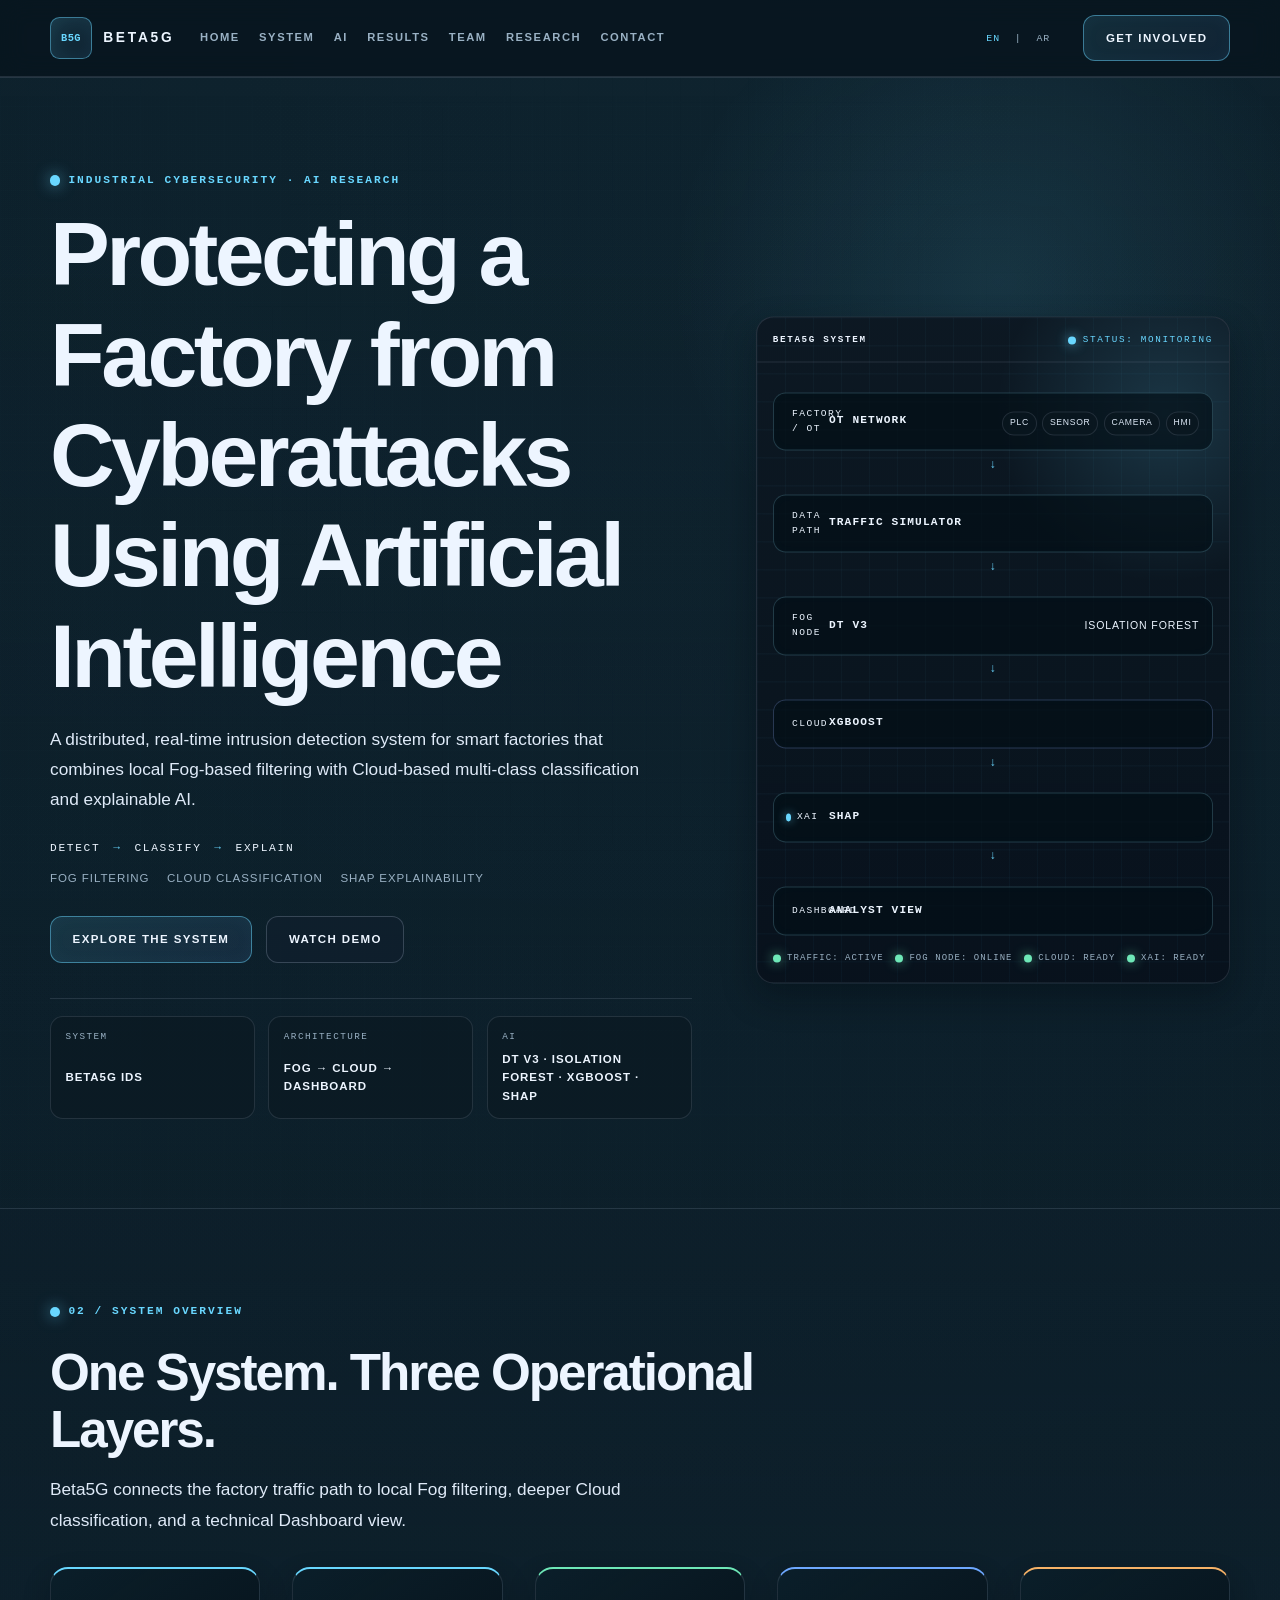
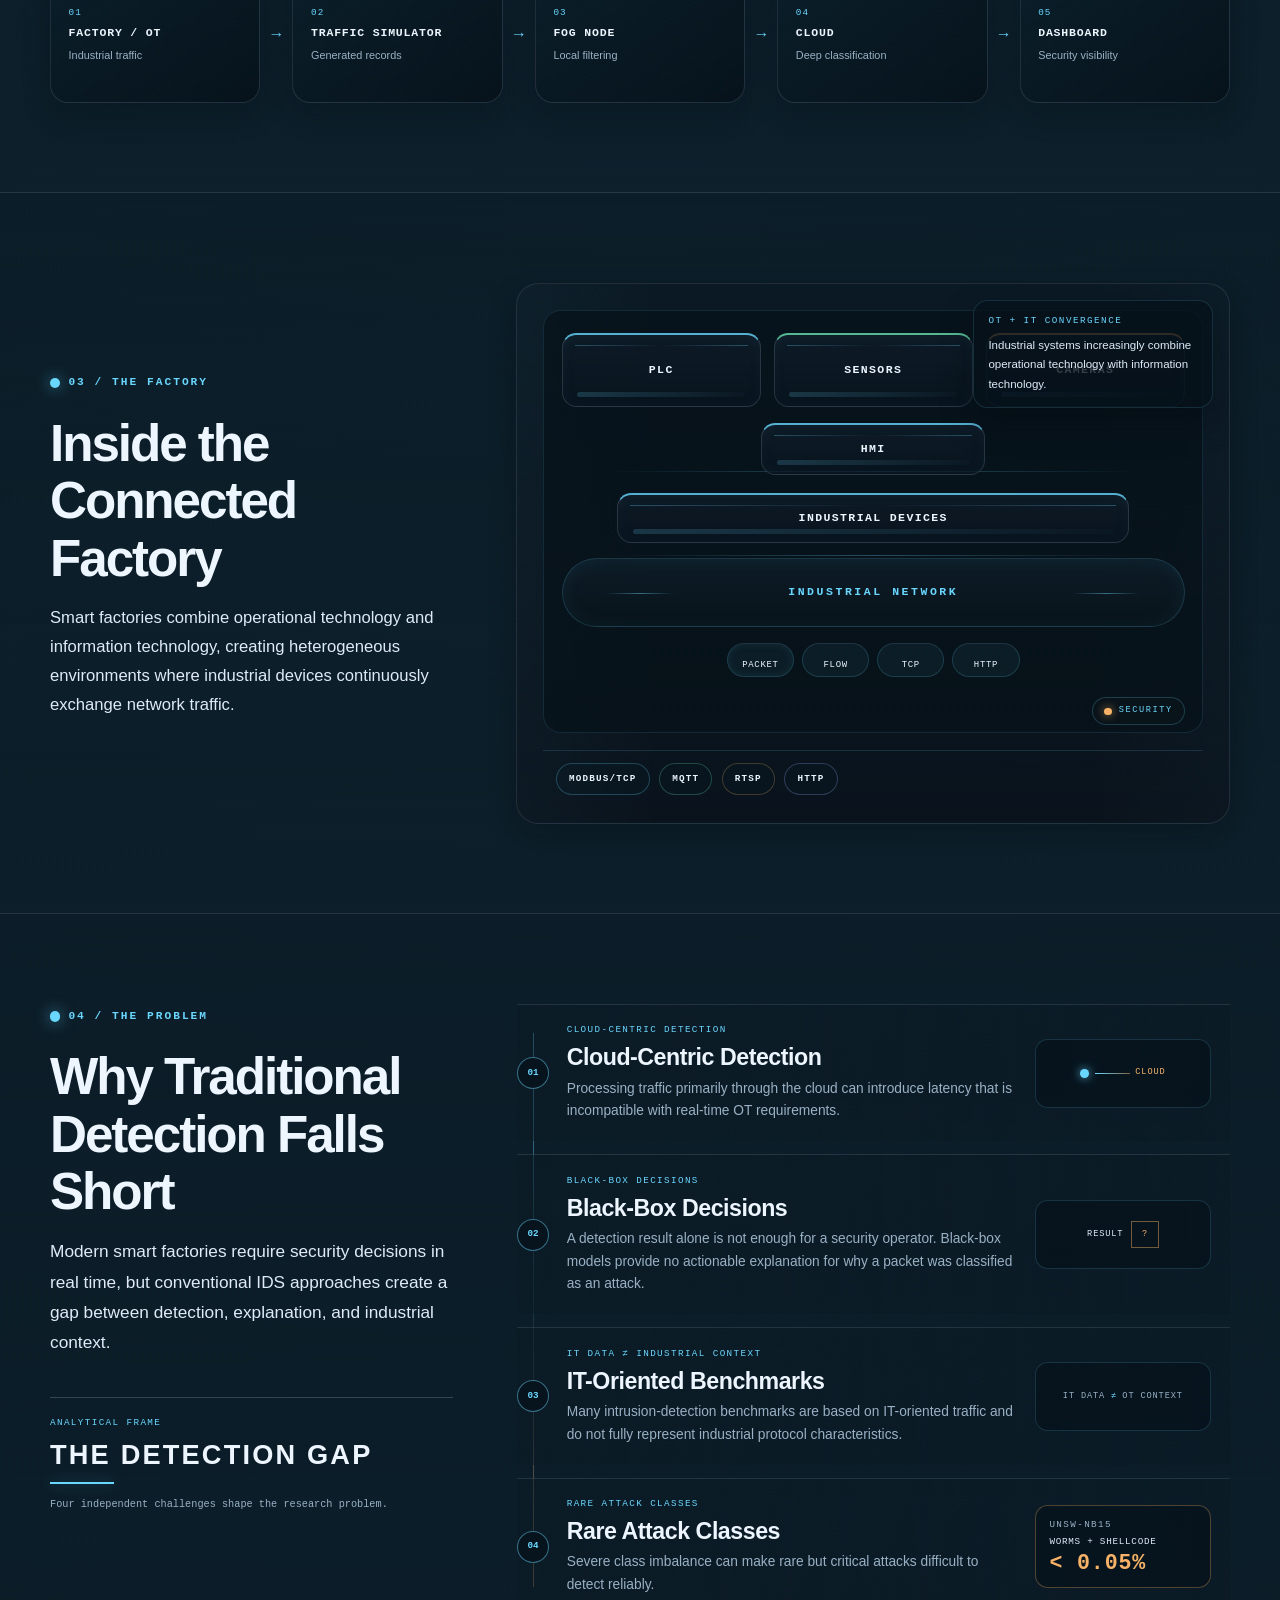
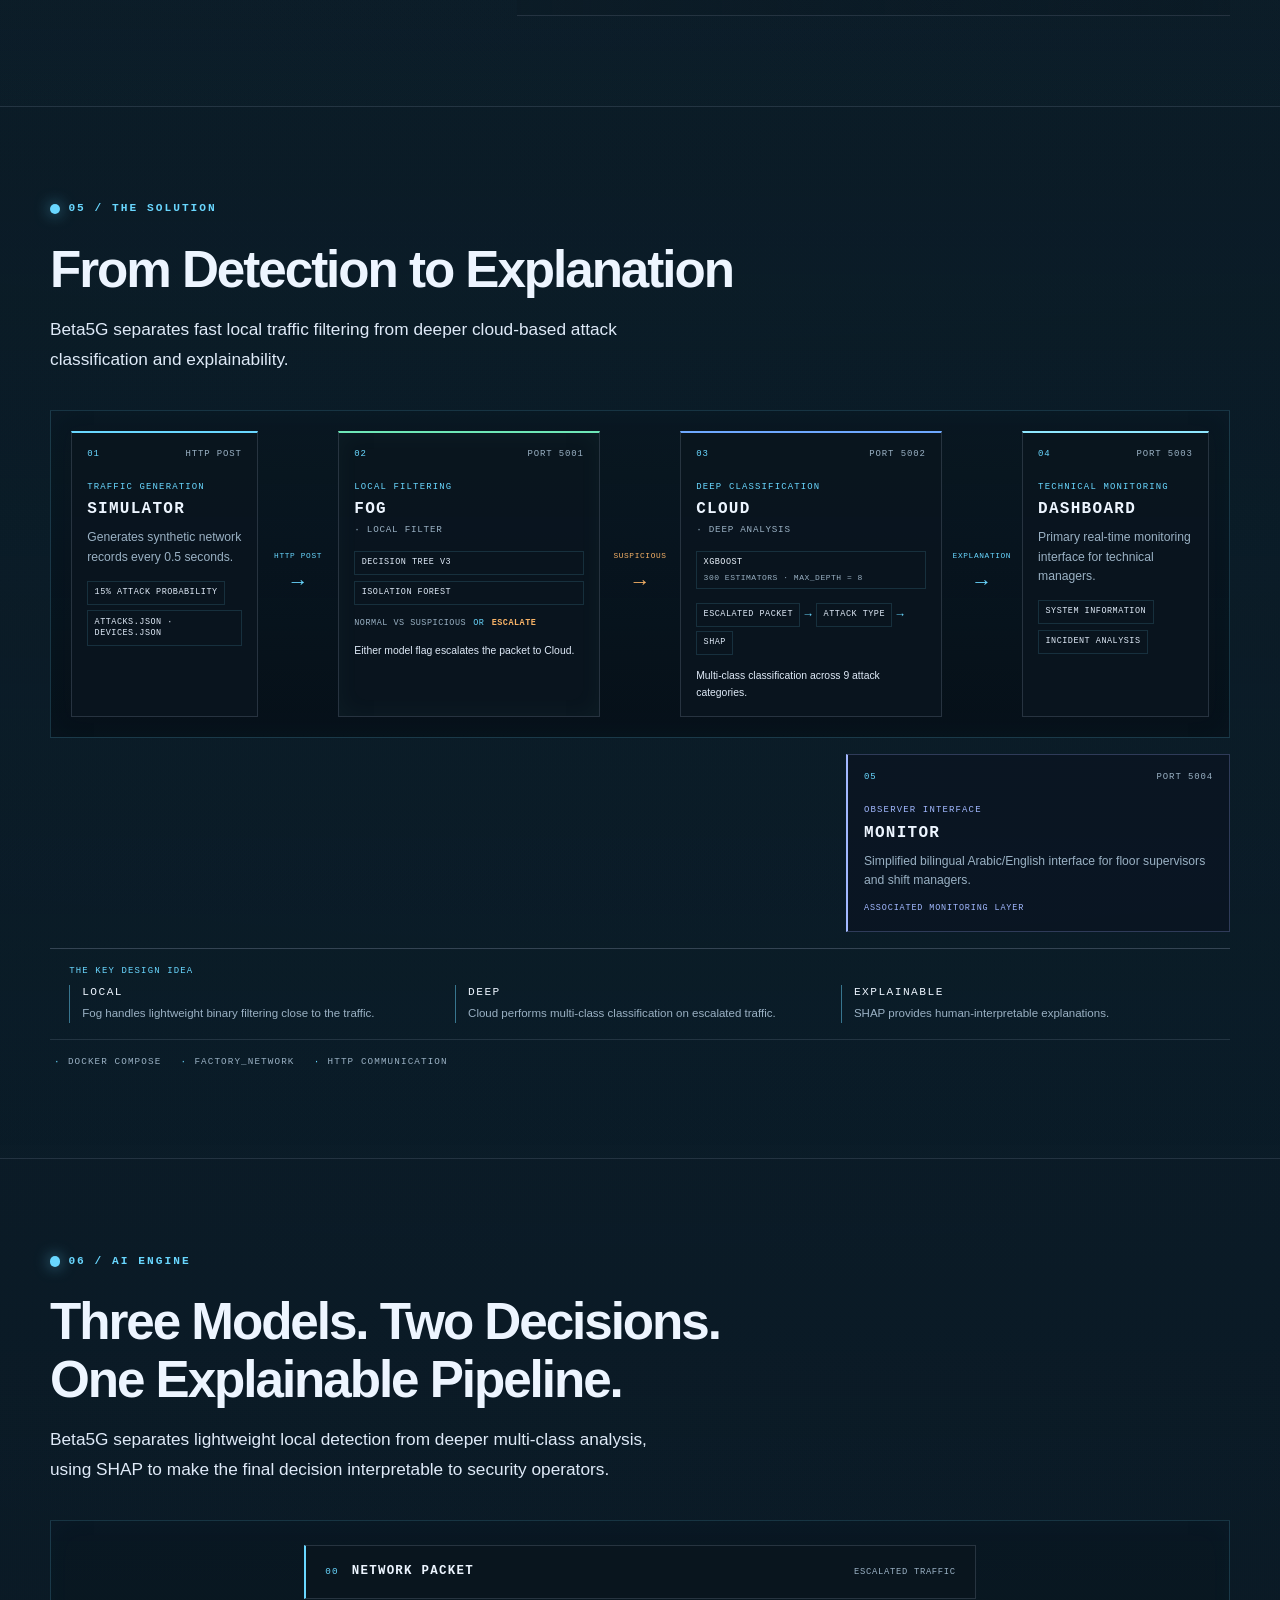
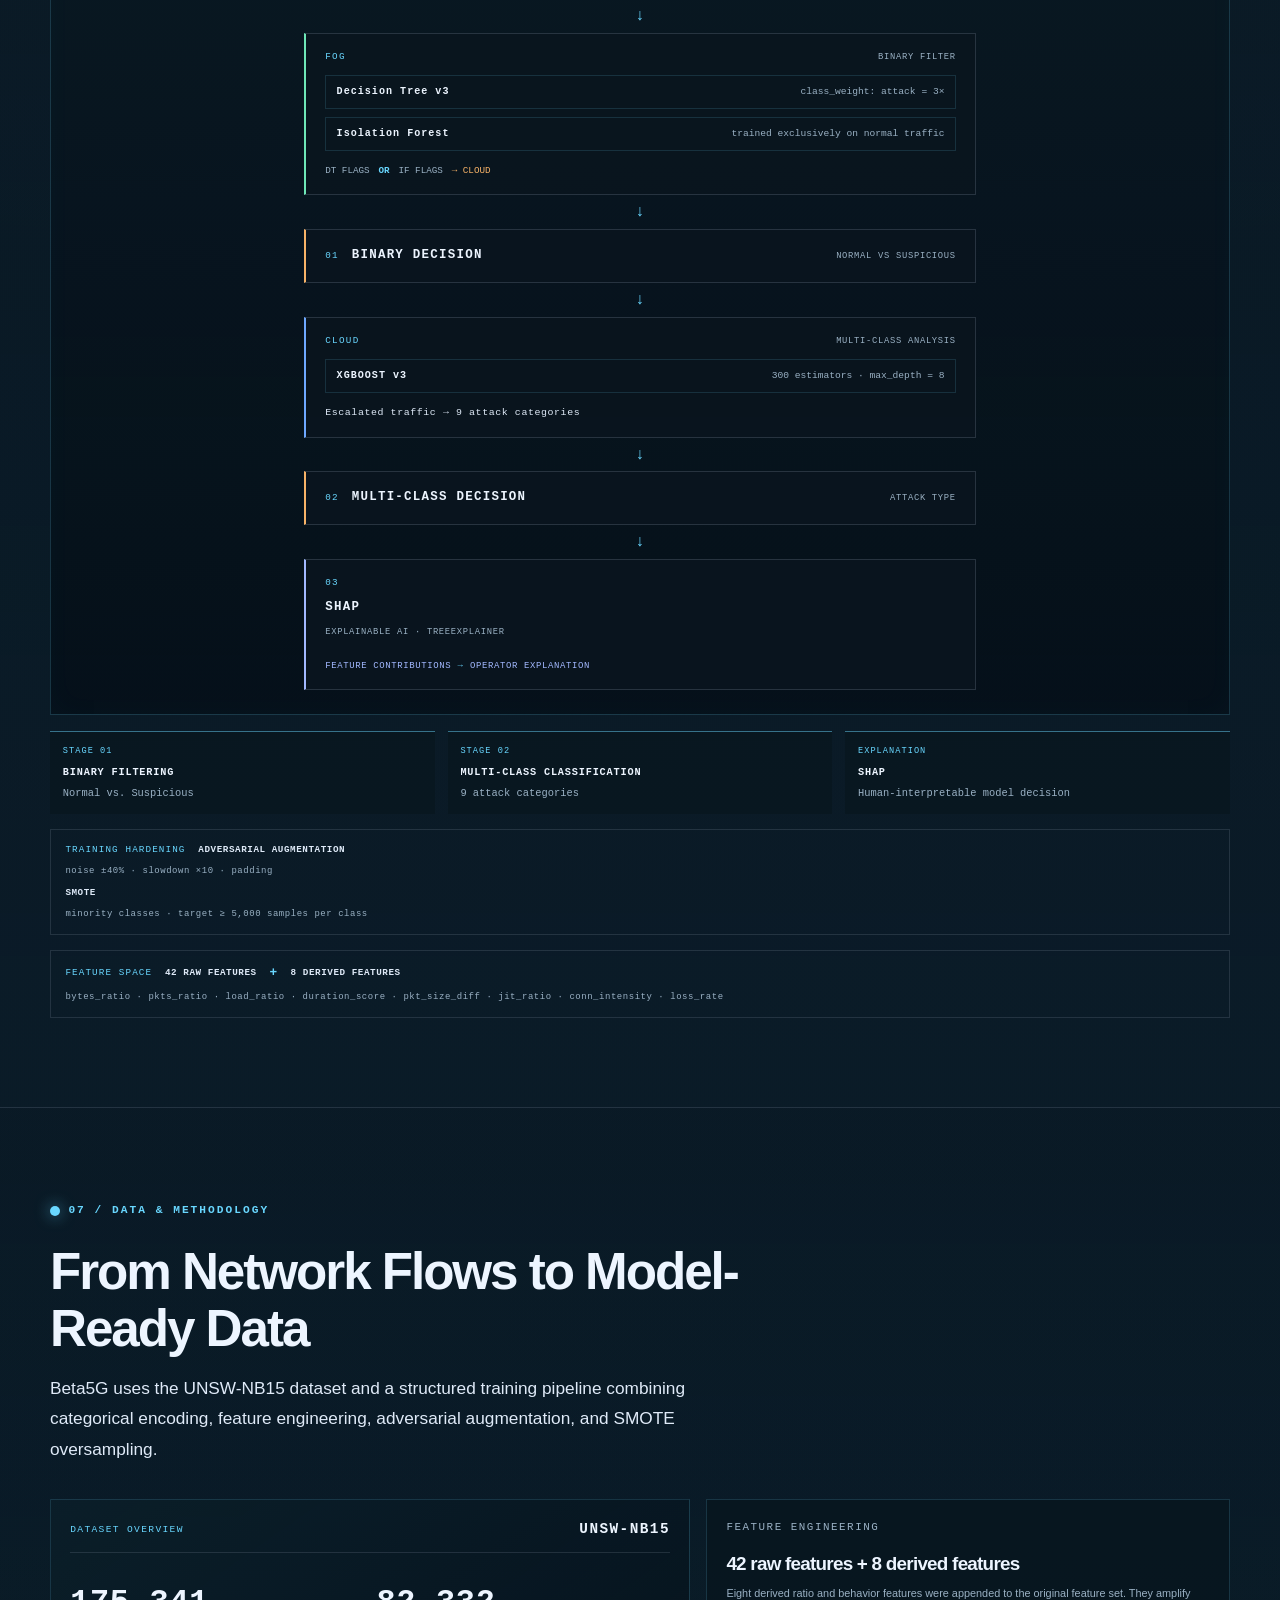
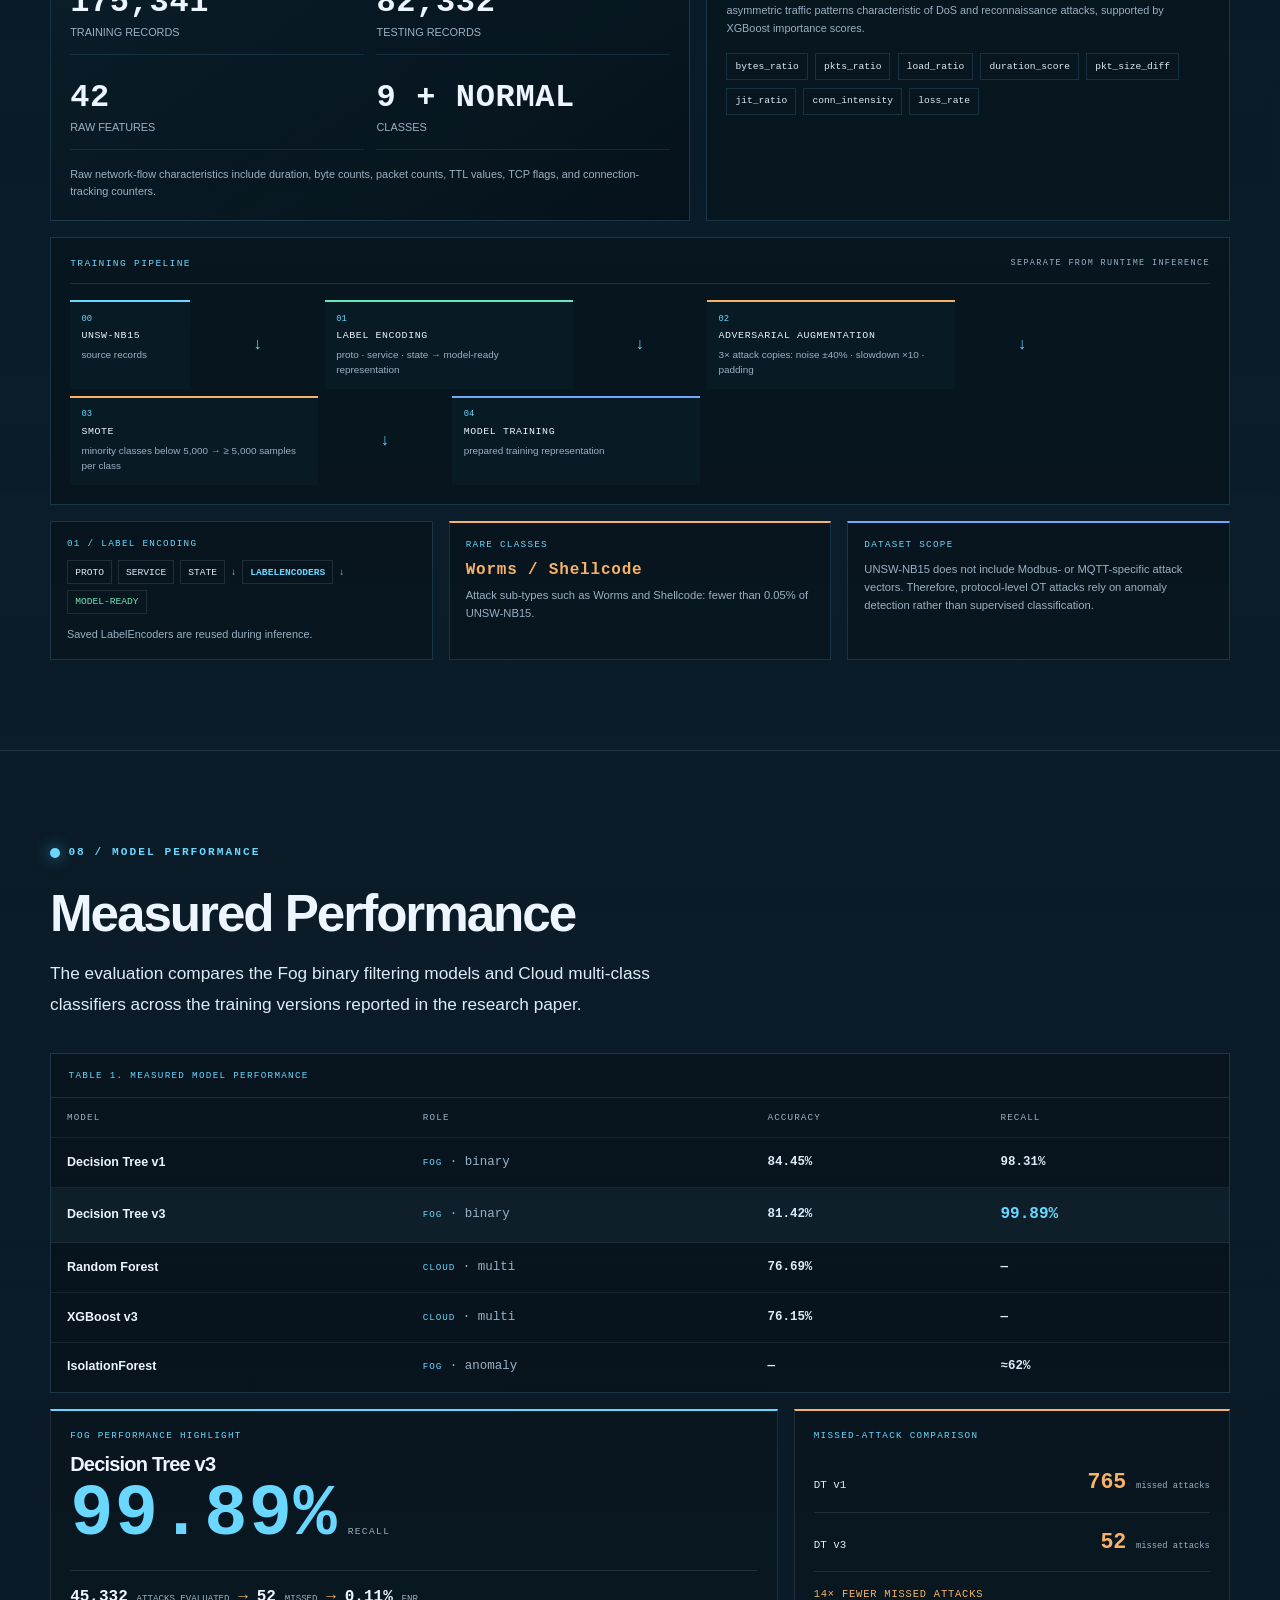
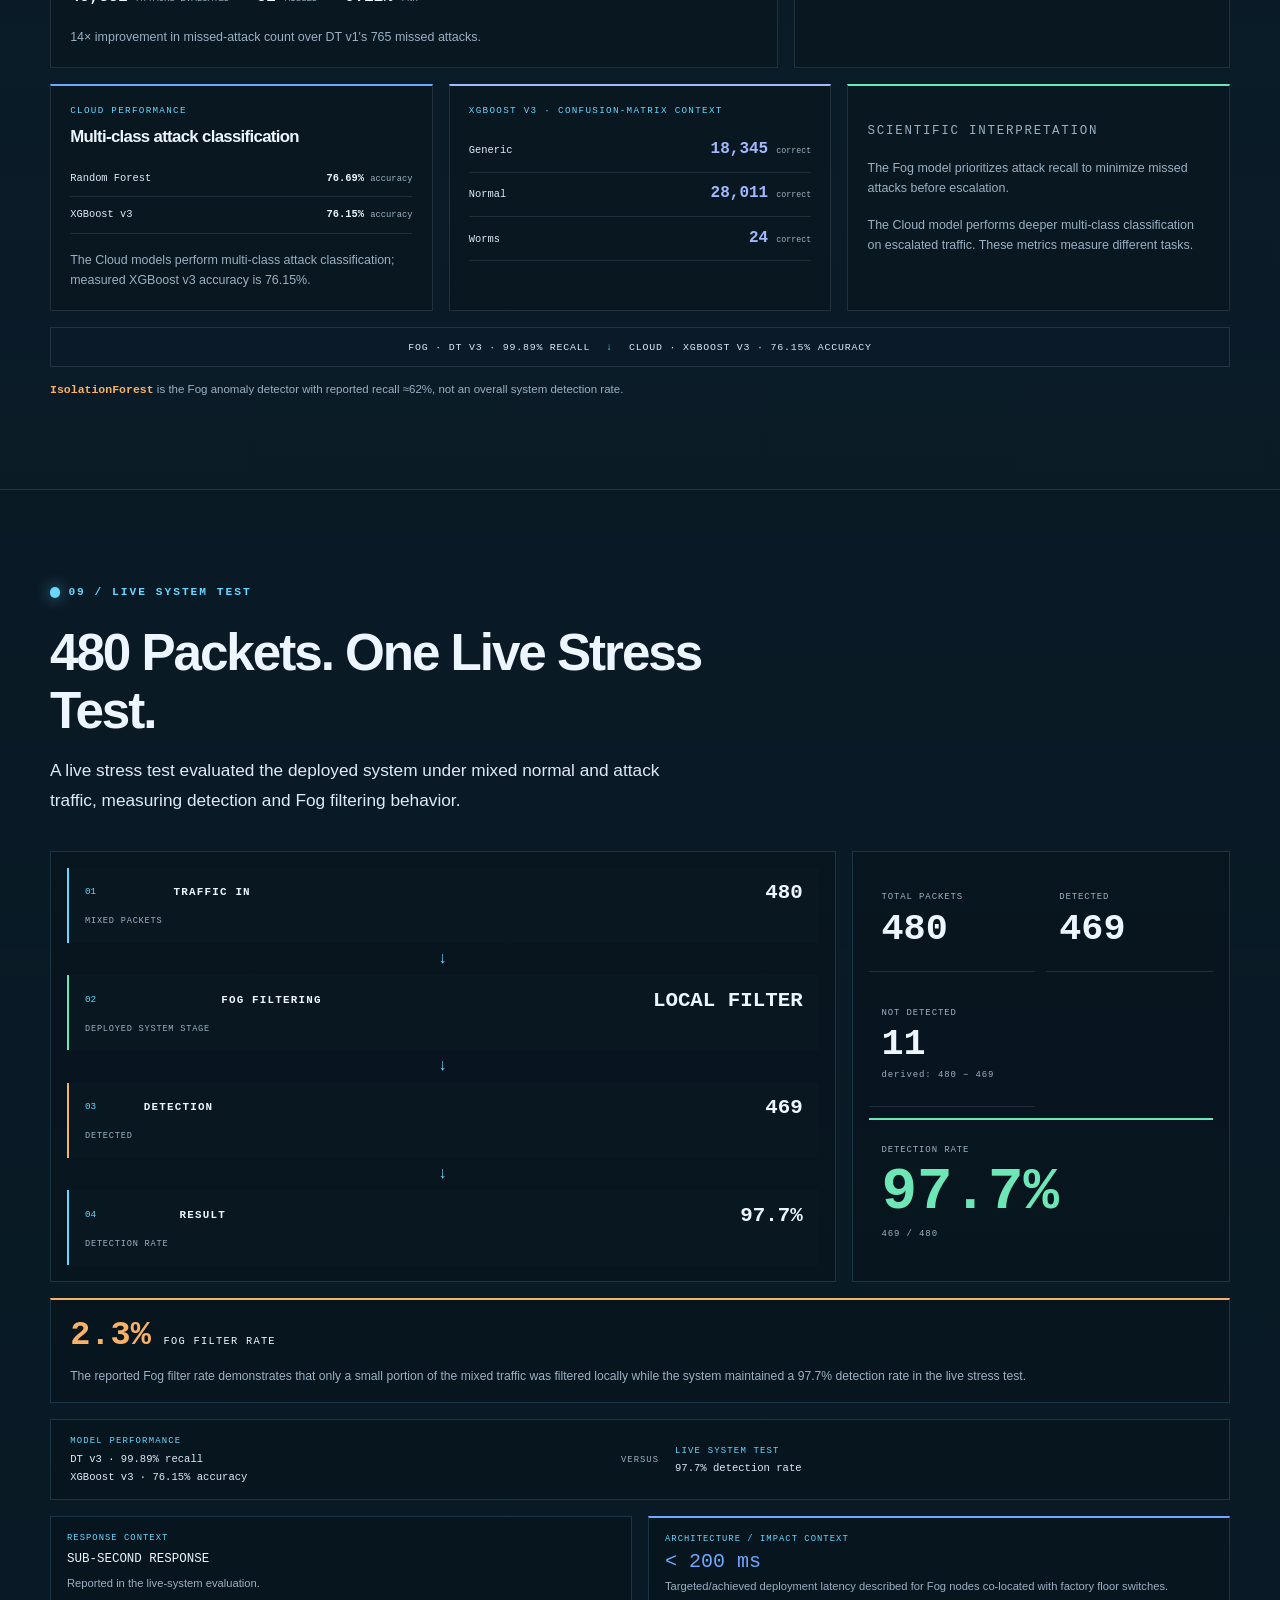
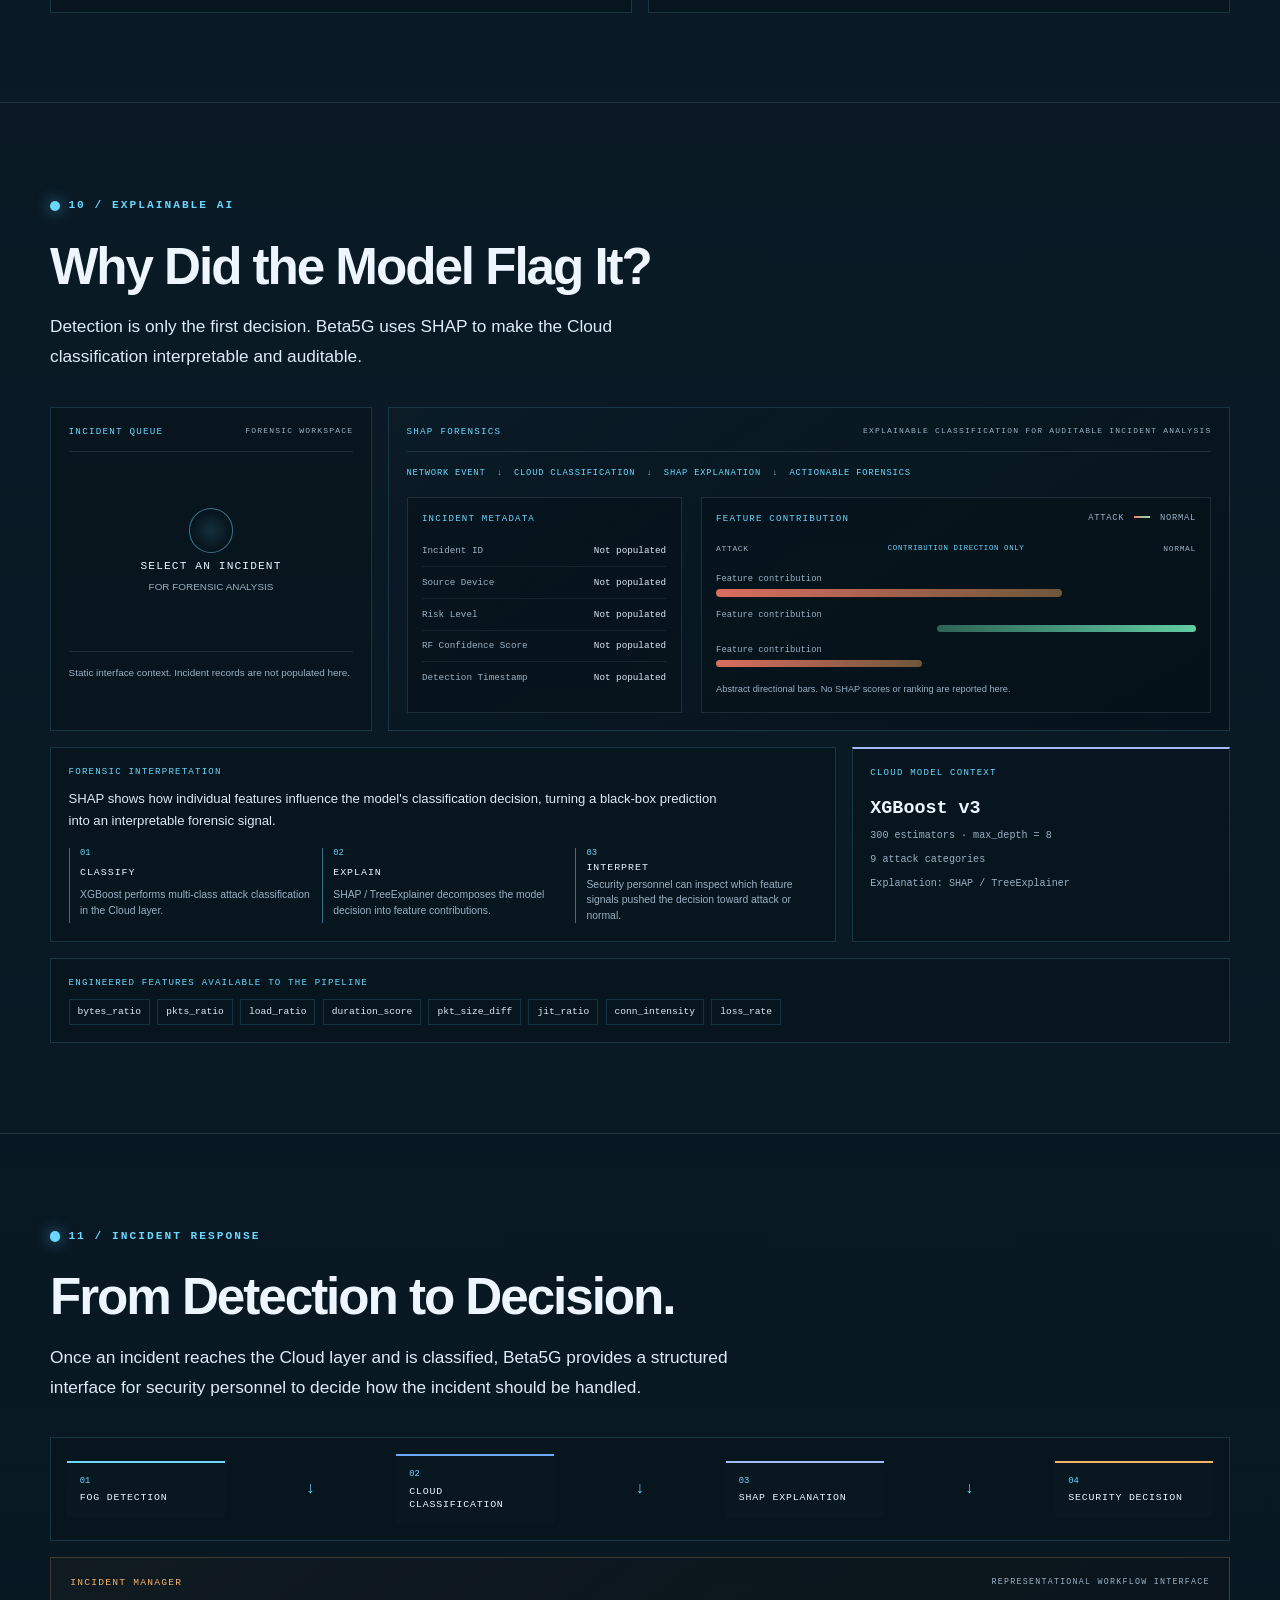
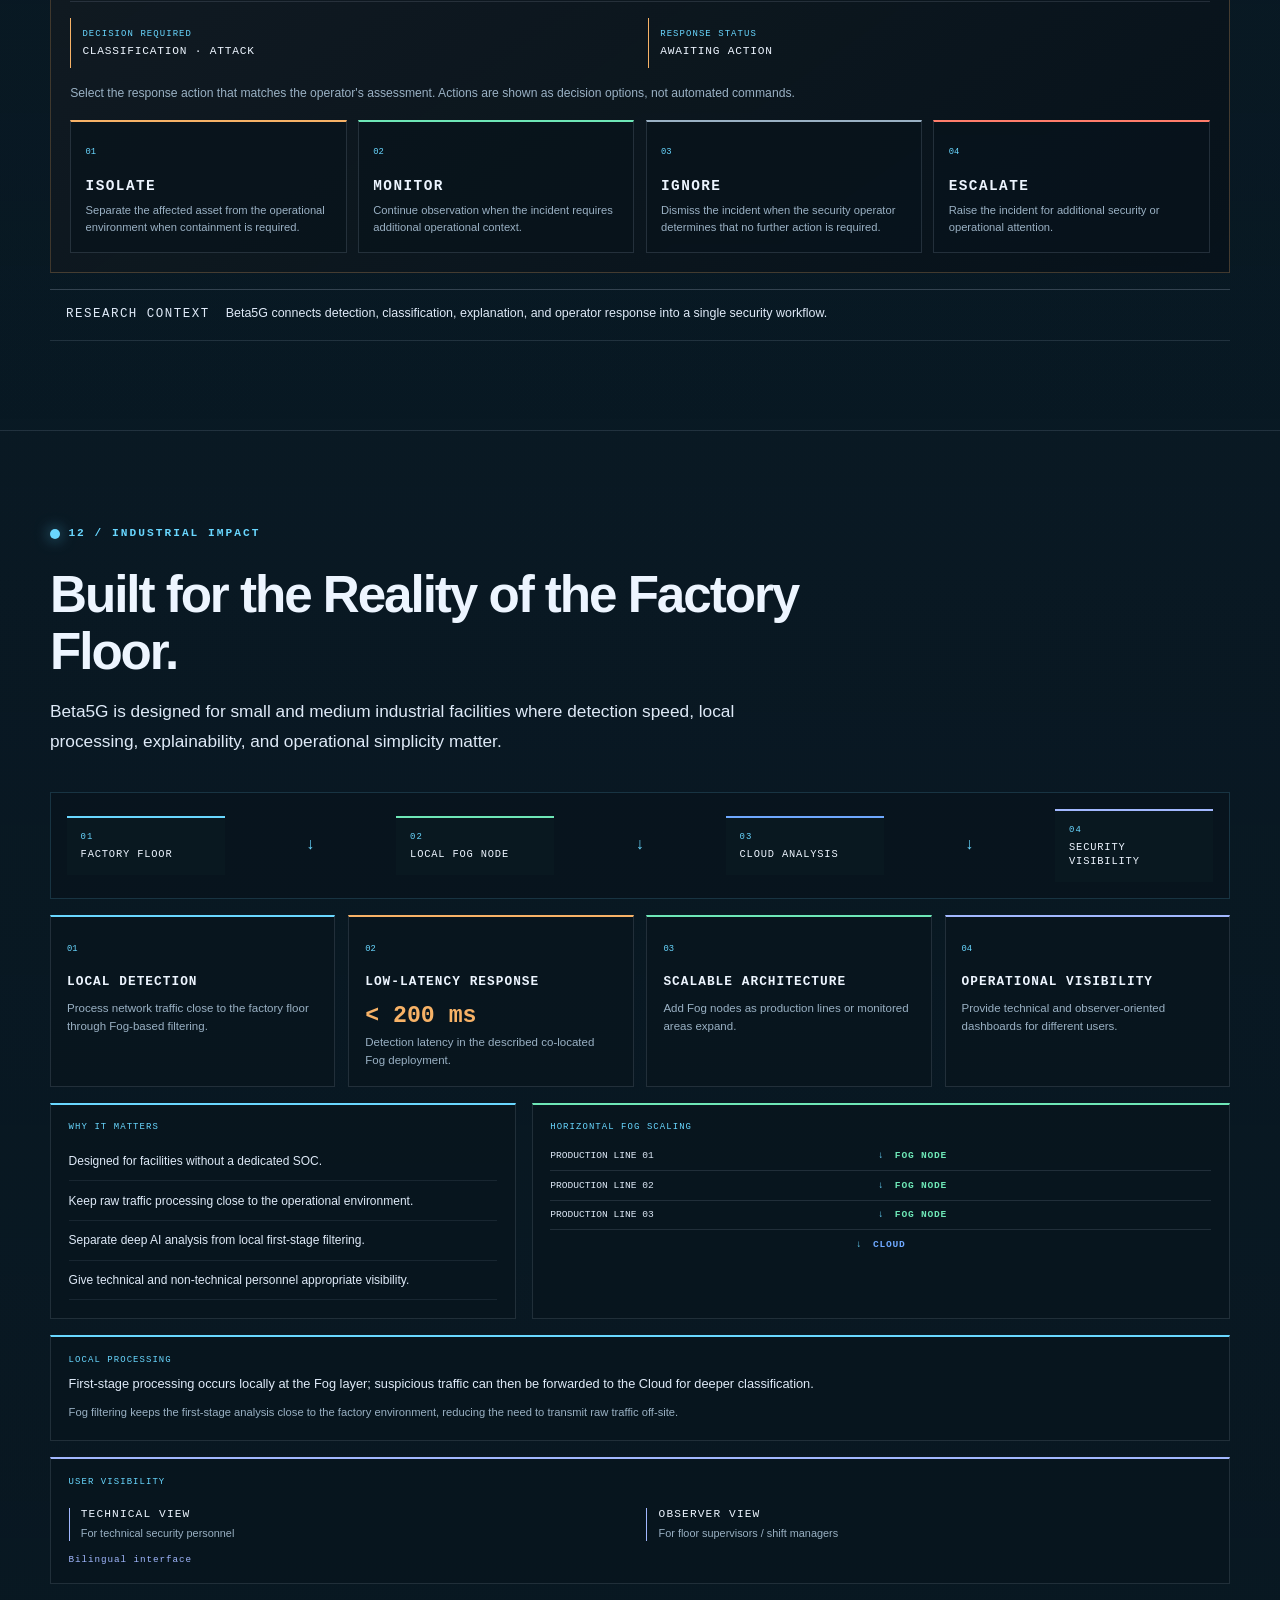
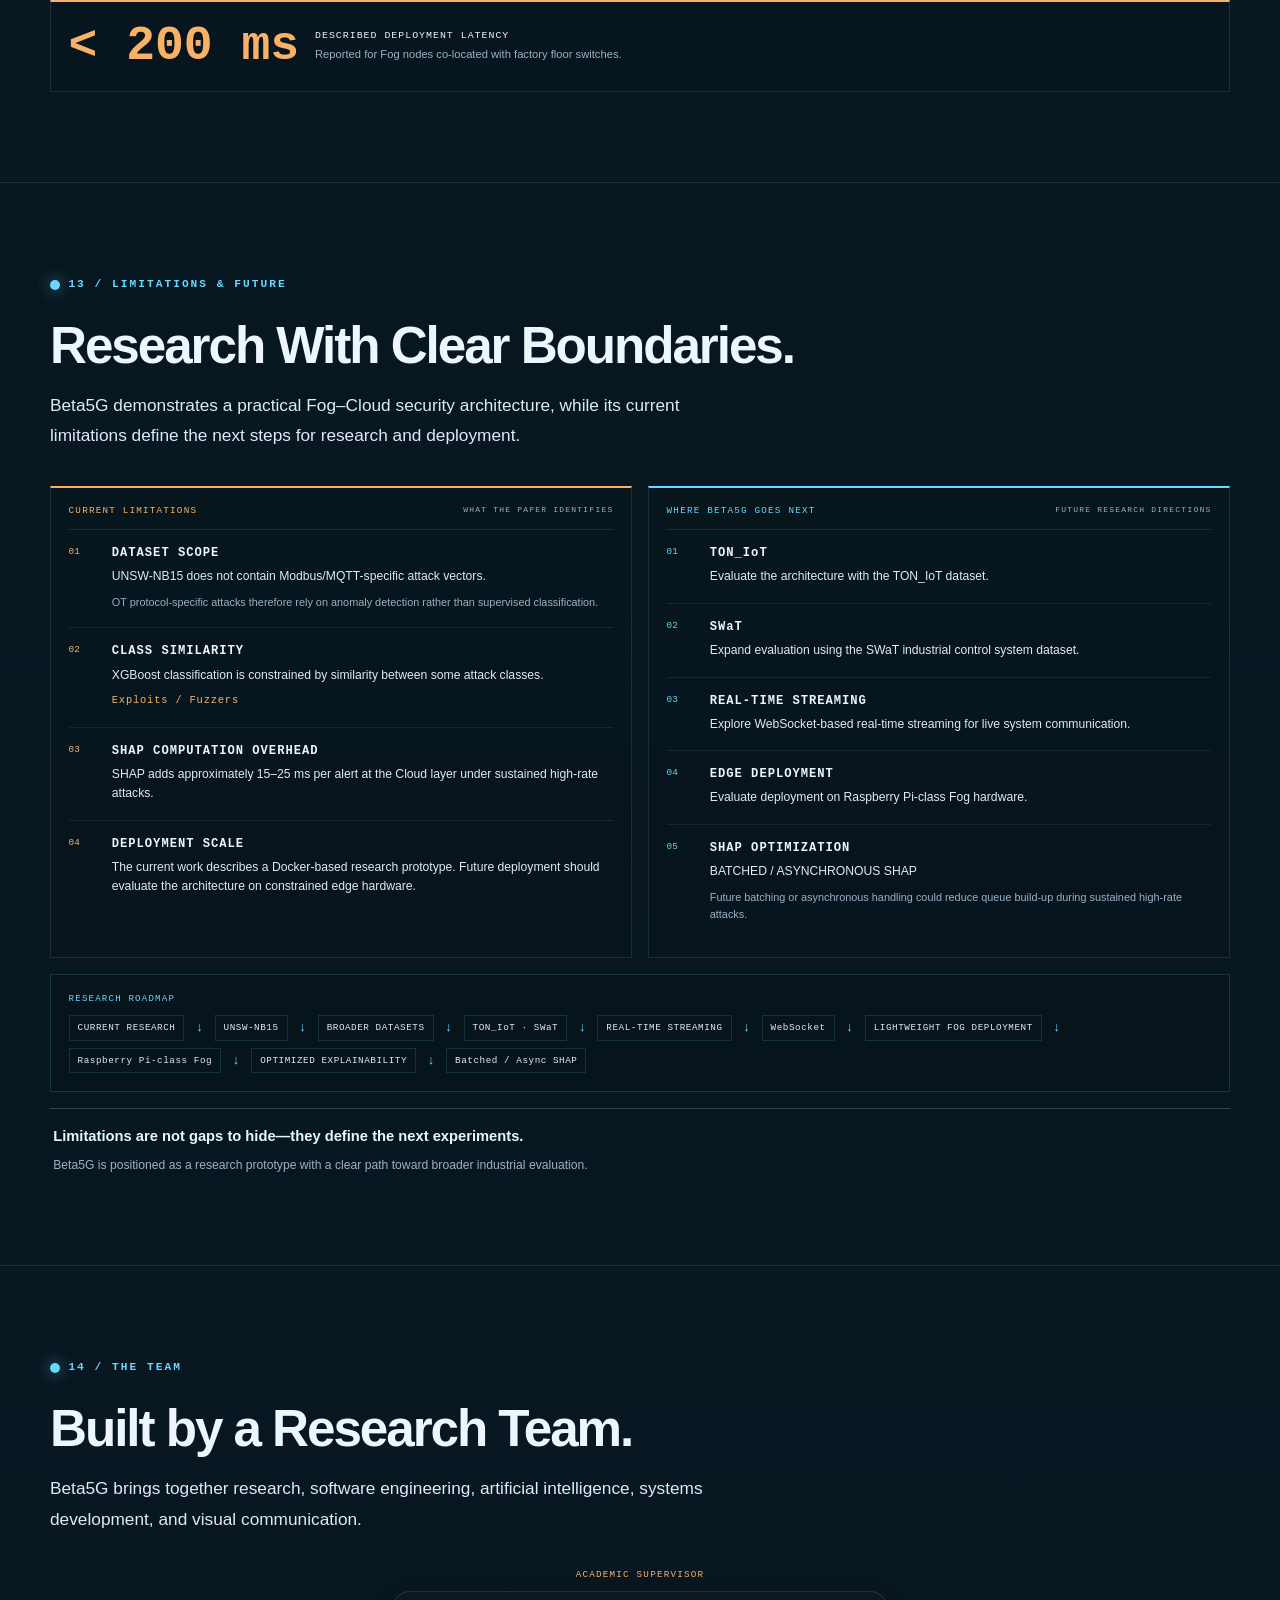
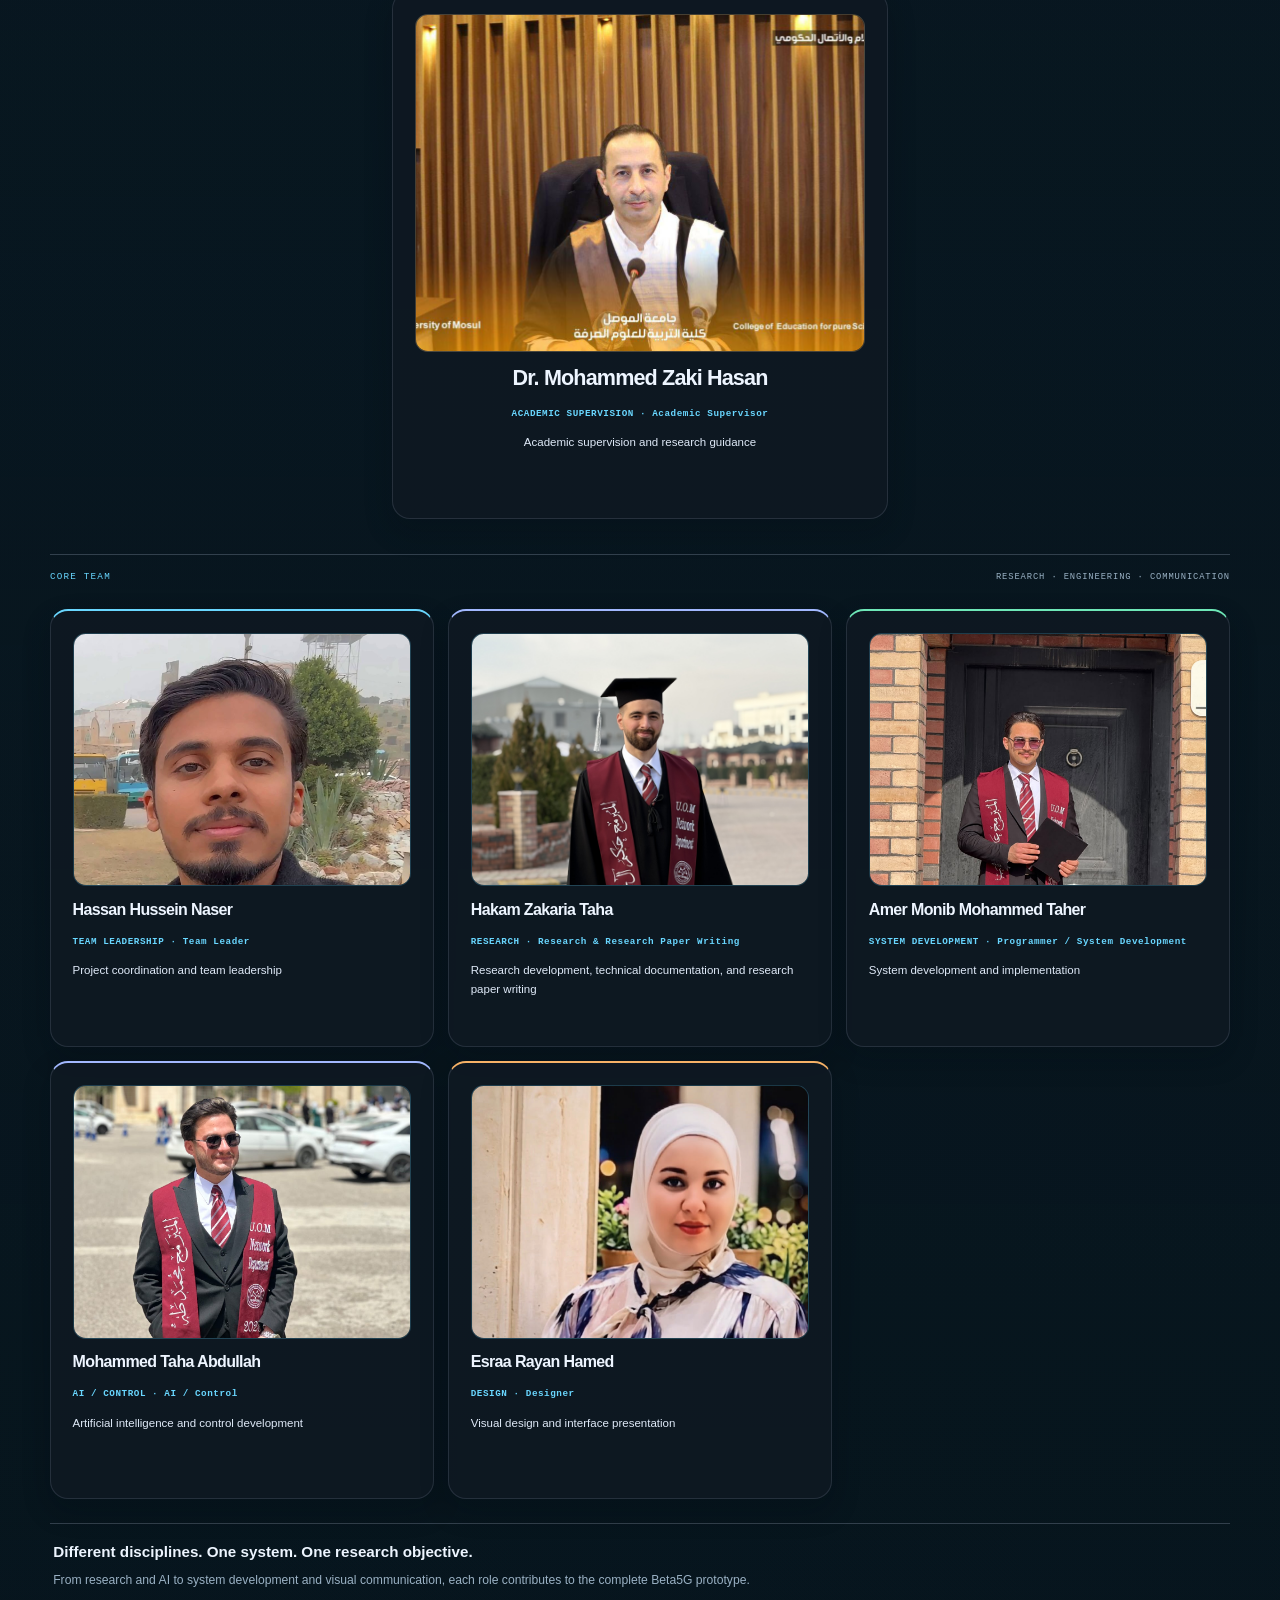
<file: index.html>
<!DOCTYPE html>
<html lang="en">
  <head>
    <meta charset="UTF-8" />
    <meta name="viewport" content="width=device-width, initial-scale=1.0" />
    <meta name="description" content="Beta5G is a distributed, real-time intrusion detection system for smart factories focused on protecting industrial environments from cyberattacks using artificial intelligence." />
    <meta name="theme-color" content="#07141d" />
    <meta property="og:type" content="website" />
    <meta property="og:title" content="Beta5G — Protecting a Factory from Cyberattacks Using Artificial Intelligence" />
    <meta property="og:description" content="Beta5G is a distributed, real-time intrusion detection system for smart factories focused on protecting industrial environments from cyberattacks using artificial intelligence." />
    <meta property="og:image" content="assets/images/beta5g-poster.svg" />
    <meta property="og:locale" content="en_US" />
    <link rel="icon" type="image/svg+xml" href="assets/images/favicon.svg" />
    <link rel="stylesheet" href="css/style.css" />
    <title>Beta5G — Protecting a Factory from Cyberattacks Using Artificial Intelligence</title>
  </head>
  <body>
    <header class="site-header">
      <div class="container">
        <nav class="main-nav" aria-label="Main navigation">
          <a href="#home" class="brand" aria-label="Beta5G home">Beta5G</a>
          <button type="button" class="nav-toggle" aria-label="Toggle navigation" aria-controls="site-nav-list" aria-expanded="false">
            <span></span><span></span><span></span>
          </button>
          <ul id="site-nav-list" class="nav-list">
            <li><a href="#home">Home</a></li>
            <li><a href="#system-overview">System</a></li>
            <li><a href="#ai-engine">AI</a></li>
            <li><a href="#model-performance">Results</a></li>
            <li><a href="#team">Team</a></li>
            <li><a href="#research-demo">Research</a></li>
            <li><a href="#contact-opportunities">Contact</a></li>
          </ul>
          <div class="language-switcher" role="group" aria-label="Language selector">
            <button type="button" class="language-button is-active" data-language="en" aria-pressed="true">EN</button>
            <span aria-hidden="true">|</span>
            <button type="button" class="language-button" data-language="ar" aria-pressed="false">AR</button>
          </div>
          <a href="#contact-opportunities" class="button button-primary nav-cta">Get Involved</a>
        </nav>
      </div>
    </header>

    <main id="home">
      <section id="hero" class="section hero-section">
        <div class="container hero-layout">
          <div class="hero-copy">
            <p class="section-label">Industrial Cybersecurity · AI Research</p>
            <h1>Protecting a Factory from Cyberattacks Using Artificial Intelligence</h1>
            <p class="lead">A distributed, real-time intrusion detection system for smart factories that combines local Fog-based filtering with Cloud-based multi-class classification and explainable AI.</p>

            <div class="hero-pipeline" aria-label="Detection process">
              <span>DETECT</span>
              <span class="pipeline-arrow">→</span>
              <span>CLASSIFY</span>
              <span class="pipeline-arrow">→</span>
              <span>EXPLAIN</span>
            </div>

            <div class="hero-pipeline-labels" aria-label="Process labels">
              <span>Fog Filtering</span>
              <span>Cloud Classification</span>
              <span>SHAP Explainability</span>
            </div>

            <div class="cta-group">
              <a href="#live-test" class="button button-primary">Explore the System</a>
              <a href="#research-demo" class="button button-secondary">Watch Demo</a>
            </div>

            <div class="hero-status" aria-label="Technical system status">
              <div class="status-block">
                <span class="status-label">System</span>
                <strong>BETA5G IDS</strong>
              </div>
              <div class="status-block">
                <span class="status-label">Architecture</span>
                <strong>FOG → CLOUD → DASHBOARD</strong>
              </div>
              <div class="status-block">
                <span class="status-label">AI</span>
                <strong>DT v3 · Isolation Forest · XGBoost · SHAP</strong>
              </div>
            </div>
          </div>

          <div class="hero-visual" aria-label="Beta5G system preview">
            <div class="visual-header">
              <span class="visual-title">BETA5G SYSTEM</span>
              <span class="visual-state"><i></i>STATUS: MONITORING</span>
            </div>

            <div class="hero-flow">
              <div class="flow-node factory-node">
                <span class="node-kicker">FACTORY / OT</span>
                <strong>OT NETWORK</strong>
                <div class="mini-tags">
                  <span>PLC</span>
                  <span>SENSOR</span>
                  <span>CAMERA</span>
                  <span>HMI</span>
                </div>
              </div>

              <div class="flow-connector" aria-hidden="true">↓</div>

              <div class="flow-node traffic-node">
                <span class="node-kicker">DATA PATH</span>
                <strong>TRAFFIC SIMULATOR</strong>
              </div>

              <div class="flow-connector" aria-hidden="true">↓</div>

              <div class="flow-node fog-node">
                <span class="node-kicker">FOG NODE</span>
                <strong>DT v3</strong>
                <small>Isolation Forest</small>
              </div>

              <div class="flow-connector" aria-hidden="true">↓</div>

              <div class="flow-node cloud-node">
                <span class="node-kicker">CLOUD</span>
                <strong>XGBoost</strong>
              </div>

              <div class="flow-connector" aria-hidden="true">↓</div>

              <div class="flow-node xai-node">
                <span class="node-kicker">XAI</span>
                <strong>SHAP</strong>
              </div>

              <div class="flow-connector" aria-hidden="true">↓</div>

              <div class="flow-node dashboard-node">
                <span class="node-kicker">DASHBOARD</span>
                <strong>ANALYST VIEW</strong>
              </div>
            </div>

            <div class="hero-ui-strip" aria-label="System indicators">
              <span><i class="status-dot"></i>TRAFFIC: ACTIVE</span>
              <span><i class="status-dot"></i>FOG NODE: ONLINE</span>
              <span><i class="status-dot"></i>CLOUD: READY</span>
              <span><i class="status-dot"></i>XAI: READY</span>
            </div>
          </div>
        </div>
      </section>

      <section id="system-overview" class="section">
        <div class="container">
          <div class="section-header">
            <p class="section-label">02 / SYSTEM OVERVIEW</p>
            <h2>One System. Three Operational Layers.</h2>
            <p class="lead">Beta5G connects the factory traffic path to local Fog filtering, deeper Cloud classification, and a technical Dashboard view.</p>
          </div>
          <div class="overview-strip" aria-label="Beta5G system overview">
            <div><span>01</span><strong>FACTORY / OT</strong><small>Industrial traffic</small></div>
            <i aria-hidden="true">→</i>
            <div><span>02</span><strong>TRAFFIC SIMULATOR</strong><small>Generated records</small></div>
            <i aria-hidden="true">→</i>
            <div><span>03</span><strong>FOG NODE</strong><small>Local filtering</small></div>
            <i aria-hidden="true">→</i>
            <div><span>04</span><strong>CLOUD</strong><small>Deep classification</small></div>
            <i aria-hidden="true">→</i>
            <div><span>05</span><strong>DASHBOARD</strong><small>Security visibility</small></div>
          </div>
        </div>
      </section>

      <section id="factory" class="section">
        <div class="container">
          <div class="factory-layout">
            <div class="factory-copy">
              <p class="section-label">03 / THE FACTORY</p>
              <h2>Inside the Connected Factory</h2>
              <p class="lead">Smart factories combine operational technology and information technology, creating heterogeneous environments where industrial devices continuously exchange network traffic.</p>
            </div>

            <div class="factory-visual" aria-label="Industrial control environment">
              <aside class="factory-annotation" aria-label="Industrial technology convergence">
                <span class="annotation-kicker">OT + IT CONVERGENCE</span>
                <p>Industrial systems increasingly combine operational technology with information technology.</p>
              </aside>

              <div class="factory-scene" aria-label="Factory network diagram">
                <div class="factory-device-row">
                  <div class="factory-device plc">
                    <span class="device-label">PLC</span>
                  </div>
                  <div class="factory-device sensor">
                    <span class="device-label">Sensors</span>
                  </div>
                  <div class="factory-device camera">
                    <span class="device-label">Cameras</span>
                  </div>
                </div>

                <div class="factory-hmi-wrap">
                  <div class="factory-device hmi">
                    <span class="device-label">HMI</span>
                  </div>
                </div>

                <div class="factory-device industrial">
                  <span class="device-label">Industrial Devices</span>
                </div>

                <div class="factory-network" aria-label="Industrial network">
                  <span class="network-label">Industrial Network</span>
                </div>

                <div class="factory-traffic" aria-hidden="true">
                  <span class="packet-chip packet-chip--packet">PACKET</span>
                  <span class="packet-chip packet-chip--flow">FLOW</span>
                  <span class="packet-chip packet-chip--tcp">TCP</span>
                  <span class="packet-chip packet-chip--http">HTTP</span>
                </div>

                <div class="factory-security" aria-label="Security monitoring status">
                  <span class="security-tag">SECURITY</span>
                </div>
              </div>

              <div class="protocol-strip" aria-label="Industrial protocol channels">
                <span>Modbus/TCP</span>
                <span>MQTT</span>
                <span>RTSP</span>
                <span>HTTP</span>
              </div>
            </div>
          </div>
        </div>
      </section>

      <section id="problem" class="section">
        <div class="container">
          <div class="problem-layout">
            <div class="problem-intro">
              <p class="section-label">04 / THE PROBLEM</p>
              <h2>Why Traditional Detection Falls Short</h2>
              <p class="lead">Modern smart factories require security decisions in real time, but conventional IDS approaches create a gap between detection, explanation, and industrial context.</p>
              <div class="detection-gap" aria-label="The detection gap">
                <span class="gap-kicker">ANALYTICAL FRAME</span>
                <strong>THE DETECTION GAP</strong>
                <span class="gap-rule"></span>
                <small>Four independent challenges shape the research problem.</small>
              </div>
            </div>

            <div class="problem-list">
              <article class="problem-entry problem-entry--latency">
                <div class="problem-entry-marker"><span>01</span></div>
                <div class="problem-entry-content">
                  <p class="problem-kicker">CLOUD-CENTRIC DETECTION</p>
                  <h3>Cloud-Centric Detection</h3>
                  <p>Processing traffic primarily through the cloud can introduce latency that is incompatible with real-time OT requirements.</p>
                </div>
                <div class="problem-cue cue-latency" aria-hidden="true">
                  <span class="cue-packet"></span><span class="cue-line"></span><span class="cue-cloud">CLOUD</span>
                </div>
              </article>

              <article class="problem-entry problem-entry--explanation">
                <div class="problem-entry-marker"><span>02</span></div>
                <div class="problem-entry-content">
                  <p class="problem-kicker">BLACK-BOX DECISIONS</p>
                  <h3>Black-Box Decisions</h3>
                  <p>A detection result alone is not enough for a security operator. Black-box models provide no actionable explanation for why a packet was classified as an attack.</p>
                </div>
                <div class="problem-cue cue-opaque" aria-hidden="true">
                  <span class="cue-result">RESULT</span><span class="cue-block">?</span>
                </div>
              </article>

              <article class="problem-entry problem-entry--context">
                <div class="problem-entry-marker"><span>03</span></div>
                <div class="problem-entry-content">
                  <p class="problem-kicker">IT DATA &ne; INDUSTRIAL CONTEXT</p>
                  <h3>IT-Oriented Benchmarks</h3>
                  <p>Many intrusion-detection benchmarks are based on IT-oriented traffic and do not fully represent industrial protocol characteristics.</p>
                </div>
                <div class="problem-cue cue-context" aria-hidden="true">
                  <span>IT DATA</span><i>&ne;</i><span>OT CONTEXT</span>
                </div>
              </article>

              <article class="problem-entry problem-entry--rare">
                <div class="problem-entry-marker"><span>04</span></div>
                <div class="problem-entry-content">
                  <p class="problem-kicker">RARE ATTACK CLASSES</p>
                  <h3>Rare Attack Classes</h3>
                  <p>Severe class imbalance can make rare but critical attacks difficult to detect reliably.</p>
                </div>
                <div class="rare-classes-visual" aria-label="UNSW-NB15 rare classes are less than 0.05 percent">
                  <span class="rare-dataset">UNSW-NB15</span>
                  <span class="rare-label">Worms + Shellcode</span>
                  <strong>&lt; 0.05%</strong>
                </div>
              </article>
            </div>
          </div>
        </div>
      </section>

      <section id="beta5g-solution" class="section">
        <div class="container">
          <div class="solution-v2-header">
            <p class="section-label">05 / THE SOLUTION</p>
            <h2>From Detection to Explanation</h2>
            <p class="lead">Beta5G separates fast local traffic filtering from deeper cloud-based attack classification and explainability.</p>
          </div>

          <div class="solution-v2-architecture" aria-label="Beta5G three-tier architecture: Fog → Cloud → Dashboard">
            <div class="solution-v2-flow">
              <article class="solution-v2-node solution-v2-simulator">
                <div class="solution-v2-node-head"><span class="solution-v2-index">01</span><span class="solution-v2-port">HTTP POST</span></div>
                <p class="solution-v2-kicker">TRAFFIC GENERATION</p>
                <h3>SIMULATOR</h3>
                <p>Generates synthetic network records every 0.5 seconds.</p>
                <div class="solution-v2-meta"><span>15% attack probability</span><span>attacks.json · devices.json</span></div>
              </article>

              <div class="solution-v2-connector"><span>HTTP POST</span></div>

              <article class="solution-v2-node solution-v2-fog">
                <div class="solution-v2-node-head"><span class="solution-v2-index">02</span><span class="solution-v2-port">PORT 5001</span></div>
                <p class="solution-v2-kicker">LOCAL FILTERING</p>
                <h3>FOG <small>· LOCAL FILTER</small></h3>
                <div class="fog-models"><span>Decision Tree v3</span><span>Isolation Forest</span></div>
                <div class="fog-logic"><span>NORMAL vs SUSPICIOUS</span><i>OR</i><strong>ESCALATE</strong></div>
                <p class="solution-v2-note">Either model flag escalates the packet to Cloud.</p>
              </article>

              <div class="solution-v2-connector solution-v2-connector--escalate"><span>SUSPICIOUS</span></div>

              <article class="solution-v2-node solution-v2-cloud">
                <div class="solution-v2-node-head"><span class="solution-v2-index">03</span><span class="solution-v2-port">PORT 5002</span></div>
                <p class="solution-v2-kicker">DEEP CLASSIFICATION</p>
                <h3>CLOUD <small>· DEEP ANALYSIS</small></h3>
                <div class="cloud-model">XGBoost <span>300 estimators · max_depth = 8</span></div>
                <div class="cloud-sequence"><span>ESCALATED PACKET</span><b>→</b><span>ATTACK TYPE</span><b>→</b><span>SHAP</span></div>
                <p class="solution-v2-note">Multi-class classification across 9 attack categories.</p>
              </article>

              <div class="solution-v2-connector"><span>EXPLANATION</span></div>

              <article class="solution-v2-node solution-v2-dashboard">
                <div class="solution-v2-node-head"><span class="solution-v2-index">04</span><span class="solution-v2-port">PORT 5003</span></div>
                <p class="solution-v2-kicker">TECHNICAL MONITORING</p>
                <h3>DASHBOARD</h3>
                <p>Primary real-time monitoring interface for technical managers.</p>
                <div class="solution-v2-meta"><span>System information</span><span>Incident analysis</span></div>
              </article>
            </div>

            <aside class="solution-v2-monitor">
              <div class="solution-v2-node-head"><span class="solution-v2-index">05</span><span class="solution-v2-port">PORT 5004</span></div>
              <p class="solution-v2-kicker">OBSERVER INTERFACE</p>
              <h3>MONITOR</h3>
              <p>Simplified bilingual Arabic/English interface for floor supervisors and shift managers.</p>
              <span class="monitor-link">ASSOCIATED MONITORING LAYER</span>
            </aside>
          </div>

          <div class="solution-v2-principles">
            <p class="solution-v2-kicker">THE KEY DESIGN IDEA</p>
            <div class="solution-v2-principle-grid">
              <div><strong>LOCAL</strong><span>Fog handles lightweight binary filtering close to the traffic.</span></div>
              <div><strong>DEEP</strong><span>Cloud performs multi-class classification on escalated traffic.</span></div>
              <div><strong>EXPLAINABLE</strong><span>SHAP provides human-interpretable explanations.</span></div>
            </div>
          </div>

          <div class="solution-v2-network-meta"><span>DOCKER COMPOSE</span><span>factory_network</span><span>HTTP COMMUNICATION</span></div>
        </div>
      </section>

      <section id="ai-engine" class="section">
        <div class="container">
          <div class="ai-v2-header">
            <p class="section-label">06 / AI ENGINE</p>
            <h2>Three Models. Two Decisions. One Explainable Pipeline.</h2>
            <p class="lead">Beta5G separates lightweight local detection from deeper multi-class analysis, using SHAP to make the final decision interpretable to security operators.</p>
          </div>

          <div class="ai-v2-pipeline" aria-label="AI pipeline from network packet to explanation">
            <div class="ai-v2-stage ai-v2-packet"><span class="ai-v2-stage-number">00</span><strong>NETWORK PACKET</strong><small>ESCALATED TRAFFIC</small></div>
            <div class="ai-v2-arrow">↓</div>
            <div class="ai-v2-stage ai-v2-fog-stage">
              <div class="ai-v2-stage-label"><span>FOG</span><small>BINARY FILTER</small></div>
              <div class="ai-v2-model-row"><strong>Decision Tree v3</strong><span>class_weight: attack = 3×</span></div>
              <div class="ai-v2-model-row"><strong>Isolation Forest</strong><span>trained exclusively on normal traffic</span></div>
              <div class="ai-v2-or-logic"><span>DT flags</span><b>OR</b><span>IF flags</span><em>→ CLOUD</em></div>
            </div>
            <div class="ai-v2-arrow">↓</div>
            <div class="ai-v2-stage ai-v2-decision"><span class="ai-v2-stage-number">01</span><strong>BINARY DECISION</strong><small>NORMAL vs SUSPICIOUS</small></div>
            <div class="ai-v2-arrow">↓</div>
            <div class="ai-v2-stage ai-v2-cloud-stage">
              <div class="ai-v2-stage-label"><span>CLOUD</span><small>MULTI-CLASS ANALYSIS</small></div>
              <div class="ai-v2-model-row"><strong>XGBOOST v3</strong><span>300 estimators · max_depth = 8</span></div>
              <div class="ai-v2-cloud-note">Escalated traffic → 9 attack categories</div>
            </div>
            <div class="ai-v2-arrow">↓</div>
            <div class="ai-v2-stage ai-v2-decision"><span class="ai-v2-stage-number">02</span><strong>MULTI-CLASS DECISION</strong><small>ATTACK TYPE</small></div>
            <div class="ai-v2-arrow">↓</div>
            <div class="ai-v2-stage ai-v2-shap-stage"><span class="ai-v2-stage-number">03</span><strong>SHAP</strong><small>EXPLAINABLE AI · TREEEXPLAINER</small><div class="ai-v2-feature-flow"><span>FEATURE CONTRIBUTIONS</span><b>→</b><span>OPERATOR EXPLANATION</span></div></div>
          </div>

          <div class="ai-v2-annotations">
            <div class="ai-v2-decision-stages">
              <div><span>STAGE 01</span><strong>BINARY FILTERING</strong><small>Normal vs. Suspicious</small></div>
              <div><span>STAGE 02</span><strong>MULTI-CLASS CLASSIFICATION</strong><small>9 attack categories</small></div>
              <div><span>EXPLANATION</span><strong>SHAP</strong><small>Human-interpretable model decision</small></div>
            </div>
            <div class="ai-v2-training-strip"><span>TRAINING HARDENING</span><strong>ADVERSARIAL AUGMENTATION</strong><small>noise ±40% · slowdown ×10 · padding</small><strong>SMOTE</strong><small>minority classes · target ≥ 5,000 samples per class</small></div>
            <div class="ai-v2-feature-strip"><span>FEATURE SPACE</span><strong>42 RAW FEATURES</strong><b>+</b><strong>8 DERIVED FEATURES</strong><small>bytes_ratio · pkts_ratio · load_ratio · duration_score · pkt_size_diff · jit_ratio · conn_intensity · loss_rate</small></div>
          </div>
        </div>
      </section>

      <section id="data-methodology" class="section">
        <div class="container">
          <div class="data-v2-header">
            <p class="section-label">07 / DATA &amp; METHODOLOGY</p>
            <h2>From Network Flows to Model-Ready Data</h2>
            <p class="lead">Beta5G uses the UNSW-NB15 dataset and a structured training pipeline combining categorical encoding, feature engineering, adversarial augmentation, and SMOTE oversampling.</p>
          </div>

          <div class="data-v2-overview">
            <div class="data-v2-dataset-panel">
              <div class="data-v2-panel-head"><span>DATASET OVERVIEW</span><strong>UNSW-NB15</strong></div>
              <div class="data-v2-stats">
                <div><strong>175,341</strong><span>TRAINING RECORDS</span></div>
                <div><strong>82,332</strong><span>TESTING RECORDS</span></div>
                <div><strong>42</strong><span>RAW FEATURES</span></div>
                <div><strong>9 + NORMAL</strong><span>CLASSES</span></div>
              </div>
              <p class="data-v2-caption">Raw network-flow characteristics include duration, byte counts, packet counts, TTL values, TCP flags, and connection-tracking counters.</p>
            </div>

            <div class="data-v2-features-panel">
              <p class="data-v2-kicker">FEATURE ENGINEERING</p>
              <h3>42 raw features + 8 derived features</h3>
              <p>Eight derived ratio and behavior features were appended to the original feature set. They amplify asymmetric traffic patterns characteristic of DoS and reconnaissance attacks, supported by XGBoost importance scores.</p>
              <div class="data-v2-feature-list">
                <code>bytes_ratio</code><code>pkts_ratio</code><code>load_ratio</code><code>duration_score</code><code>pkt_size_diff</code><code>jit_ratio</code><code>conn_intensity</code><code>loss_rate</code>
              </div>
            </div>
          </div>

          <div class="data-v2-training">
            <div class="data-v2-training-head"><span>TRAINING PIPELINE</span><small>SEPARATE FROM RUNTIME INFERENCE</small></div>
            <div class="data-v2-pipeline-steps">
              <div><b>00</b><strong>UNSW-NB15</strong><span>source records</span></div><i>↓</i>
              <div><b>01</b><strong>LABEL ENCODING</strong><span>proto · service · state → model-ready representation</span></div><i>↓</i>
              <div><b>02</b><strong>ADVERSARIAL AUGMENTATION</strong><span>3× attack copies: noise ±40% · slowdown ×10 · padding</span></div><i>↓</i>
              <div><b>03</b><strong>SMOTE</strong><span>minority classes below 5,000 → ≥ 5,000 samples per class</span></div><i>↓</i>
              <div><b>04</b><strong>MODEL TRAINING</strong><span>prepared training representation</span></div>
            </div>
          </div>

          <div class="data-v2-lower-grid">
            <div class="data-v2-method-note">
              <p class="data-v2-kicker">01 / LABEL ENCODING</p>
              <div class="data-v2-encoding"><span>proto</span><span>service</span><span>state</span><b>↓</b><strong>LabelEncoders</strong><b>↓</b><em>MODEL-READY</em></div>
              <p>Saved LabelEncoders are reused during inference.</p>
            </div>
            <div class="data-v2-method-note data-v2-imbalance">
              <p class="data-v2-kicker">RARE CLASSES</p>
              <strong>Worms / Shellcode</strong>
              <span>Attack sub-types such as Worms and Shellcode: fewer than 0.05% of UNSW-NB15.</span>
            </div>
            <div class="data-v2-method-note data-v2-scope">
              <p class="data-v2-kicker">DATASET SCOPE</p>
              <span>UNSW-NB15 does not include Modbus- or MQTT-specific attack vectors. Therefore, protocol-level OT attacks rely on anomaly detection rather than supervised classification.</span>
            </div>
          </div>
        </div>
      </section>

      <section id="model-performance" class="section">
        <div class="container">
          <div class="results-v2-header">
            <p class="section-label">08 / MODEL PERFORMANCE</p>
            <h2>Measured Performance</h2>
            <p class="lead">The evaluation compares the Fog binary filtering models and Cloud multi-class classifiers across the training versions reported in the research paper.</p>
          </div>

          <div class="results-v2-table-wrap">
            <table class="results-v2-table">
              <caption>Table 1. Measured model performance</caption>
              <thead><tr><th scope="col">Model</th><th scope="col">Role</th><th scope="col">Accuracy</th><th scope="col">Recall</th></tr></thead>
              <tbody>
                <tr class="results-v2-fog"><th scope="row">Decision Tree v1</th><td><span>FOG</span> · binary</td><td>84.45%</td><td>98.31%</td></tr>
                <tr class="results-v2-fog results-v2-emphasis"><th scope="row">Decision Tree v3</th><td><span>FOG</span> · binary</td><td>81.42%</td><td><strong>99.89%</strong></td></tr>
                <tr class="results-v2-cloud"><th scope="row">Random Forest</th><td><span>CLOUD</span> · multi</td><td>76.69%</td><td>—</td></tr>
                <tr class="results-v2-cloud"><th scope="row">XGBoost v3</th><td><span>CLOUD</span> · multi</td><td>76.15%</td><td>—</td></tr>
                <tr class="results-v2-anomaly"><th scope="row">IsolationForest</th><td><span>FOG</span> · anomaly</td><td>—</td><td>≈62%</td></tr>
              </tbody>
            </table>
          </div>

          <div class="results-v2-highlight-grid">
            <div class="results-v2-recall-highlight">
              <p class="results-v2-kicker">FOG PERFORMANCE HIGHLIGHT</p>
              <h3>Decision Tree v3</h3>
              <strong>99.89%</strong><span>RECALL</span>
              <div class="results-v2-miss-flow"><b>45,332</b><span>attacks evaluated</span><i>→</i><b>52</b><span>missed</span><i>→</i><b>0.11%</b><span>FNR</span></div>
              <p>14× improvement in missed-attack count over DT v1's 765 missed attacks.</p>
            </div>
            <div class="results-v2-missed-compare">
              <p class="results-v2-kicker">MISSED-ATTACK COMPARISON</p>
              <div><span>DT v1</span><strong>765</strong><small>missed attacks</small></div>
              <div><span>DT v3</span><strong>52</strong><small>missed attacks</small></div>
              <em>14× fewer missed attacks</em>
            </div>
          </div>

          <div class="results-v2-context-grid">
            <div class="results-v2-cloud-context">
              <p class="results-v2-kicker">CLOUD PERFORMANCE</p>
              <h3>Multi-class attack classification</h3>
              <div><span>Random Forest</span><strong>76.69% <small>accuracy</small></strong></div>
              <div><span>XGBoost v3</span><strong>76.15% <small>accuracy</small></strong></div>
              <p>The Cloud models perform multi-class attack classification; measured XGBoost v3 accuracy is 76.15%.</p>
            </div>
            <div class="results-v2-class-context">
              <p class="results-v2-kicker">XGBOOST V3 · CONFUSION-MATRIX CONTEXT</p>
              <div><span>Generic</span><strong>18,345</strong><small>correct</small></div>
              <div><span>Normal</span><strong>28,011</strong><small>correct</small></div>
              <div><span>Worms</span><strong>24</strong><small>correct</small></div>
            </div>
            <div class="results-v2-interpretation">
              <p class="results-v2-kicker">SCIENTIFIC INTERPRETATION</p>
              <p>The Fog model prioritizes attack recall to minimize missed attacks before escalation.</p>
              <p>The Cloud model performs deeper multi-class classification on escalated traffic. These metrics measure different tasks.</p>
            </div>
          </div>

          <div class="results-v2-hierarchy"><span>FOG · DT v3 · 99.89% recall</span><i>↓</i><span>CLOUD · XGBoost v3 · 76.15% accuracy</span></div>
          <p class="results-v2-anomaly-note"><strong>IsolationForest</strong> is the Fog anomaly detector with reported recall ≈62%, not an overall system detection rate.</p>
          </div>
        </div>
      </section>

      <section id="live-test" class="section">
        <div class="container">
          <div class="live-v2-header">
            <p class="section-label">09 / LIVE SYSTEM TEST</p>
            <h2>480 Packets. One Live Stress Test.</h2>
            <p class="lead">A live stress test evaluated the deployed system under mixed normal and attack traffic, measuring detection and Fog filtering behavior.</p>
          </div>

          <div class="live-v2-layout">
            <div class="live-v2-flow" aria-label="Live stress test flow">
              <div class="live-v2-flow-step"><span>01</span><strong>TRAFFIC IN</strong><b>480</b><small>MIXED PACKETS</small></div>
              <i>↓</i>
              <div class="live-v2-flow-step live-v2-fog"><span>02</span><strong>FOG FILTERING</strong><b>LOCAL FILTER</b><small>DEPLOYED SYSTEM STAGE</small></div>
              <i>↓</i>
              <div class="live-v2-flow-step live-v2-detected"><span>03</span><strong>DETECTION</strong><b>469</b><small>DETECTED</small></div>
              <i>↓</i>
              <div class="live-v2-flow-step live-v2-result"><span>04</span><strong>RESULT</strong><b>97.7%</b><small>DETECTION RATE</small></div>
            </div>

            <div class="live-v2-evidence">
              <div><span>TOTAL PACKETS</span><strong>480</strong></div>
              <div><span>DETECTED</span><strong>469</strong></div>
              <div><span>NOT DETECTED</span><strong>11</strong><small>derived: 480 − 469</small></div>
              <div class="live-v2-primary"><span>DETECTION RATE</span><strong>97.7%</strong><small>469 / 480</small></div>
            </div>
          </div>

          <div class="live-v2-filter-note">
            <strong>2.3%</strong><span>FOG FILTER RATE</span>
            <p>The reported Fog filter rate demonstrates that only a small portion of the mixed traffic was filtered locally while the system maintained a 97.7% detection rate in the live stress test.</p>
          </div>

          <div class="live-v2-separation">
            <div><span>MODEL PERFORMANCE</span><strong>DT v3 · 99.89% recall</strong><strong>XGBoost v3 · 76.15% accuracy</strong></div>
            <b>VERSUS</b>
            <div><span>LIVE SYSTEM TEST</span><strong>97.7% detection rate</strong></div>
          </div>

          <div class="live-v2-context-grid">
            <div><span>RESPONSE CONTEXT</span><strong>SUB-SECOND RESPONSE</strong><small>Reported in the live-system evaluation.</small></div>
            <div><span>ARCHITECTURE / IMPACT CONTEXT</span><strong>&lt; 200 ms</strong><small>Targeted/achieved deployment latency described for Fog nodes co-located with factory floor switches.</small></div>
          </div>
        </div>
      </section>

      <section id="explainable-ai" class="section">
        <div class="container">
          <div class="shap-v2-header">
              <p class="section-label">10 / EXPLAINABLE AI</p>
              <h2>Why Did the Model Flag It?</h2>
              <p class="lead">Detection is only the first decision. Beta5G uses SHAP to make the Cloud classification interpretable and auditable.</p>
            </div>

            <div class="shap-v2-layout">
              <aside class="shap-v2-queue" aria-label="Incident queue">
                <div class="shap-v2-panel-head"><span>INCIDENT QUEUE</span><small>FORENSIC WORKSPACE</small></div>
                <div class="shap-v2-queue-empty"><span class="shap-v2-queue-mark"></span><strong>SELECT AN INCIDENT</strong><small>FOR FORENSIC ANALYSIS</small></div>
                <div class="shap-v2-queue-note">Static interface context. Incident records are not populated here.</div>
              </aside>

              <div class="shap-v2-forensics">
                <div class="shap-v2-panel-head"><span>SHAP FORENSICS</span><small>EXPLAINABLE CLASSIFICATION FOR AUDITABLE INCIDENT ANALYSIS</small></div>
                <div class="shap-v2-forensics-body">
                  <div class="shap-v2-classification-path"><span>NETWORK EVENT</span><b>↓</b><span>CLOUD CLASSIFICATION</span><b>↓</b><span>SHAP EXPLANATION</span><b>↓</b><span>ACTIONABLE FORENSICS</span></div>
                  <div class="shap-v2-metadata">
                    <p class="shap-v2-kicker">INCIDENT METADATA</p>
                    <div><span>Incident ID</span><strong>Not populated</strong></div>
                    <div><span>Source Device</span><strong>Not populated</strong></div>
                    <div><span>Risk Level</span><strong>Not populated</strong></div>
                    <div><span>RF Confidence Score</span><strong>Not populated</strong></div>
                    <div><span>Detection Timestamp</span><strong>Not populated</strong></div>
                  </div>
                  <div class="shap-v2-contributions">
                    <div class="shap-v2-contribution-head"><p class="shap-v2-kicker">FEATURE CONTRIBUTION</p><span>ATTACK <i></i> NORMAL</span></div>
                    <div class="shap-v2-axis"><span>ATTACK</span><span>CONTRIBUTION DIRECTION ONLY</span><span>NORMAL</span></div>
                    <div class="shap-v2-bar-row"><span>Feature contribution</span><i class="shap-v2-bar shap-v2-bar-attack"></i></div>
                    <div class="shap-v2-bar-row"><span>Feature contribution</span><i class="shap-v2-bar shap-v2-bar-normal"></i></div>
                    <div class="shap-v2-bar-row"><span>Feature contribution</span><i class="shap-v2-bar shap-v2-bar-attack short"></i></div>
                    <small class="shap-v2-no-values">Abstract directional bars. No SHAP scores or ranking are reported here.</small>
                  </div>
                </div>
              </div>
            </div>

            <div class="shap-v2-bottom-grid">
              <div class="shap-v2-interpretation">
                <p class="shap-v2-kicker">FORENSIC INTERPRETATION</p>
                <p>SHAP shows how individual features influence the model's classification decision, turning a black-box prediction into an interpretable forensic signal.</p>
                <div class="shap-v2-steps"><div><b>01</b><strong>CLASSIFY</strong><span>XGBoost performs multi-class attack classification in the Cloud layer.</span></div><div><b>02</b><strong>EXPLAIN</strong><span>SHAP / TreeExplainer decomposes the model decision into feature contributions.</span></div><div><b>03</b><strong>INTERPRET</strong><span>Security personnel can inspect which feature signals pushed the decision toward attack or normal.</span></div></div>
              </div>
              <div class="shap-v2-model-context"><p class="shap-v2-kicker">CLOUD MODEL CONTEXT</p><strong>XGBoost v3</strong><span>300 estimators · max_depth = 8</span><span>9 attack categories</span><span>Explanation: SHAP / TreeExplainer</span></div>
            </div>

            <div class="shap-v2-engineered"><p class="shap-v2-kicker">ENGINEERED FEATURES AVAILABLE TO THE PIPELINE</p><div><code>bytes_ratio</code><code>pkts_ratio</code><code>load_ratio</code><code>duration_score</code><code>pkt_size_diff</code><code>jit_ratio</code><code>conn_intensity</code><code>loss_rate</code></div></div>
          </div>
      </section>

      <section id="incident-response" class="section">
        <div class="container">
          <div class="response-v2-header">
            <p class="section-label">11 / INCIDENT RESPONSE</p>
            <h2>From Detection to Decision.</h2>
            <p class="lead">Once an incident reaches the Cloud layer and is classified, Beta5G provides a structured interface for security personnel to decide how the incident should be handled.</p>
          </div>

          <div class="response-v2-flow" aria-label="Incident response decision workflow">
            <div><span>01</span><strong>FOG DETECTION</strong></div><i>↓</i>
            <div><span>02</span><strong>CLOUD CLASSIFICATION</strong></div><i>↓</i>
            <div><span>03</span><strong>SHAP EXPLANATION</strong></div><i>↓</i>
            <div class="response-v2-decision"><span>04</span><strong>SECURITY DECISION</strong></div>
          </div>

          <div class="response-v2-manager">
            <div class="response-v2-manager-head"><span>INCIDENT MANAGER</span><small>REPRESENTATIONAL WORKFLOW INTERFACE</small></div>
            <div class="response-v2-manager-status"><div><span>DECISION REQUIRED</span><strong>CLASSIFICATION · ATTACK</strong></div><div><span>RESPONSE STATUS</span><strong>AWAITING ACTION</strong></div></div>
            <p class="response-v2-manager-note">Select the response action that matches the operator's assessment. Actions are shown as decision options, not automated commands.</p>
            <div class="response-v2-actions">
              <article><span>01</span><h3>ISOLATE</h3><p>Separate the affected asset from the operational environment when containment is required.</p></article>
              <article><span>02</span><h3>MONITOR</h3><p>Continue observation when the incident requires additional operational context.</p></article>
              <article><span>03</span><h3>IGNORE</h3><p>Dismiss the incident when the security operator determines that no further action is required.</p></article>
              <article><span>04</span><h3>ESCALATE</h3><p>Raise the incident for additional security or operational attention.</p></article>
            </div>
          </div>

          <div class="response-v2-context"><p class="response-v2-kicker">RESEARCH CONTEXT</p><p>Beta5G connects detection, classification, explanation, and operator response into a single security workflow.</p></div>
          </div>
        </div>
      </section>

      <section id="industrial-impact" class="section">
        <div class="container">
          <div class="impact-v2-header">
            <p class="section-label">12 / INDUSTRIAL IMPACT</p>
            <h2>Built for the Reality of the Factory Floor.</h2>
            <p class="lead">Beta5G is designed for small and medium industrial facilities where detection speed, local processing, explainability, and operational simplicity matter.</p>
          </div>

          <div class="impact-v2-flow" aria-label="Factory floor to security visibility flow">
            <div><span>01</span><strong>FACTORY FLOOR</strong></div><i>↓</i><div><span>02</span><strong>LOCAL FOG NODE</strong></div><i>↓</i><div><span>03</span><strong>CLOUD ANALYSIS</strong></div><i>↓</i><div><span>04</span><strong>SECURITY VISIBILITY</strong></div>
          </div>

          <div class="impact-v2-pillars">
            <article><span>01</span><h3>LOCAL DETECTION</h3><p>Process network traffic close to the factory floor through Fog-based filtering.</p></article>
            <article><span>02</span><h3>LOW-LATENCY RESPONSE</h3><strong>&lt; 200 ms</strong><p>Detection latency in the described co-located Fog deployment.</p></article>
            <article><span>03</span><h3>SCALABLE ARCHITECTURE</h3><p>Add Fog nodes as production lines or monitored areas expand.</p></article>
            <article><span>04</span><h3>OPERATIONAL VISIBILITY</h3><p>Provide technical and observer-oriented dashboards for different users.</p></article>
          </div>

          <div class="impact-v2-lower-grid">
            <div class="impact-v2-why"><p class="impact-v2-kicker">WHY IT MATTERS</p><p>Designed for facilities without a dedicated SOC.</p><p>Keep raw traffic processing close to the operational environment.</p><p>Separate deep AI analysis from local first-stage filtering.</p><p>Give technical and non-technical personnel appropriate visibility.</p></div>
            <div class="impact-v2-scaling"><p class="impact-v2-kicker">HORIZONTAL FOG SCALING</p><div><span>PRODUCTION LINE 01</span><b>↓</b><strong>FOG NODE</strong></div><div><span>PRODUCTION LINE 02</span><b>↓</b><strong>FOG NODE</strong></div><div><span>PRODUCTION LINE 03</span><b>↓</b><strong>FOG NODE</strong></div><div class="scaling-cloud"><b>↓</b><strong>CLOUD</strong></div></div>
          </div>

          <div class="impact-v2-locality"><p class="impact-v2-kicker">LOCAL PROCESSING</p><p>First-stage processing occurs locally at the Fog layer; suspicious traffic can then be forwarded to the Cloud for deeper classification.</p><span>Fog filtering keeps the first-stage analysis close to the factory environment, reducing the need to transmit raw traffic off-site.</span></div>

          <div class="impact-v2-visibility"><p class="impact-v2-kicker">USER VISIBILITY</p><div><strong>TECHNICAL VIEW</strong><span>For technical security personnel</span></div><div><strong>OBSERVER VIEW</strong><span>For floor supervisors / shift managers</span></div><small>Bilingual interface</small></div>

          <div class="impact-v2-latency"><strong>&lt; 200 ms</strong><div><span>DESCRIBED DEPLOYMENT LATENCY</span><small>Reported for Fog nodes co-located with factory floor switches.</small></div></div>
          </div>
        </div>
      </section>

      <section id="limitations-future" class="section">
        <div class="container">
          <div class="limits-v2-header">
            <p class="section-label">13 / LIMITATIONS &amp; FUTURE</p>
            <h2>Research With Clear Boundaries.</h2>
            <p class="lead">Beta5G demonstrates a practical Fog–Cloud security architecture, while its current limitations define the next steps for research and deployment.</p>
          </div>

          <div class="limits-v2-columns">
            <div class="limits-v2-column limits-v2-current">
              <div class="limits-v2-column-head"><span>CURRENT LIMITATIONS</span><small>WHAT THE PAPER IDENTIFIES</small></div>
              <article><span>01</span><div><h3>DATASET SCOPE</h3><p>UNSW-NB15 does not contain Modbus/MQTT-specific attack vectors.</p><small>OT protocol-specific attacks therefore rely on anomaly detection rather than supervised classification.</small></div></article>
              <article><span>02</span><div><h3>CLASS SIMILARITY</h3><p>XGBoost classification is constrained by similarity between some attack classes.</p><strong>Exploits / Fuzzers</strong></div></article>
              <article><span>03</span><div><h3>SHAP COMPUTATION OVERHEAD</h3><p>SHAP adds approximately 15–25 ms per alert at the Cloud layer under sustained high-rate attacks.</p></div></article>
              <article><span>04</span><div><h3>DEPLOYMENT SCALE</h3><p>The current work describes a Docker-based research prototype. Future deployment should evaluate the architecture on constrained edge hardware.</p></div></article>
            </div>

            <div class="limits-v2-column limits-v2-future">
              <div class="limits-v2-column-head"><span>WHERE BETA5G GOES NEXT</span><small>FUTURE RESEARCH DIRECTIONS</small></div>
              <article><span>01</span><div><h3>TON_IoT</h3><p>Evaluate the architecture with the TON_IoT dataset.</p></div></article>
              <article><span>02</span><div><h3>SWaT</h3><p>Expand evaluation using the SWaT industrial control system dataset.</p></div></article>
              <article><span>03</span><div><h3>REAL-TIME STREAMING</h3><p>Explore WebSocket-based real-time streaming for live system communication.</p></div></article>
              <article><span>04</span><div><h3>EDGE DEPLOYMENT</h3><p>Evaluate deployment on Raspberry Pi-class Fog hardware.</p></div></article>
              <article><span>05</span><div><h3>SHAP OPTIMIZATION</h3><p>BATCHED / ASYNCHRONOUS SHAP</p><small>Future batching or asynchronous handling could reduce queue build-up during sustained high-rate attacks.</small></div></article>
            </div>
          </div>

          <div class="limits-v2-roadmap"><p class="limits-v2-kicker">RESEARCH ROADMAP</p><div><span>CURRENT RESEARCH</span><b>↓</b><span>UNSW-NB15</span><b>↓</b><span>BROADER DATASETS</span><b>↓</b><span>TON_IoT · SWaT</span><b>↓</b><span>REAL-TIME STREAMING</span><b>↓</b><span>WebSocket</span><b>↓</b><span>LIGHTWEIGHT FOG DEPLOYMENT</span><b>↓</b><span>Raspberry Pi-class Fog</span><b>↓</b><span>OPTIMIZED EXPLAINABILITY</span><b>↓</b><span>Batched / Async SHAP</span></div></div>

          <div class="limits-v2-closing"><strong>Limitations are not gaps to hide—they define the next experiments.</strong><span>Beta5G is positioned as a research prototype with a clear path toward broader industrial evaluation.</span></div>
          </div>
        </div>
      </section>

      <section id="team" class="section">
        <div class="container">
          <div class="team-v2-header">
            <p class="section-label">14 / THE TEAM</p>
            <h2>Built by a Research Team.</h2>
            <p class="lead">Beta5G brings together research, software engineering, artificial intelligence, systems development, and visual communication.</p>
          </div>

          <div class="team-v2-supervisor">
            <p class="team-v2-kicker">ACADEMIC SUPERVISOR</p>
            <article class="team-card team-v2-featured">
              <img class="member-photo" src="assets/images/team/mohammed-zaki-hasan.jpeg" alt="Mohammed Zaki Hasan" />
              <h4>Dr. Mohammed Zaki Hasan</h4>
              <p class="member-role">ACADEMIC SUPERVISION · Academic Supervisor</p>
              <p class="member-contribution">Academic supervision and research guidance</p>
            </article>
          </div>

          <div class="team-v2-core">
            <div class="team-v2-core-head"><p class="team-v2-kicker">CORE TEAM</p><span>RESEARCH · ENGINEERING · COMMUNICATION</span></div>
            <div class="team-v2-grid">
              <article class="team-card">
                <img class="member-photo member-photo-hassan" src="assets/images/team/hassan-hussein-naser.jpeg" alt="Hassan Hussein Naser" />
                <h4>Hassan Hussein Naser</h4>
                <p class="member-role">TEAM LEADERSHIP · Team Leader</p>
                <p class="member-contribution">Project coordination and team leadership</p>
              </article>

              <article class="team-card">
                <img class="member-photo member-photo-hakam" src="assets/images/team/hakam-zakaria-taha.jpeg" alt="Hakam Zakaria Taha" />
                <h4>Hakam Zakaria Taha</h4>
                <p class="member-role">RESEARCH · Research &amp; Research Paper Writing</p>
                <p class="member-contribution">Research development, technical documentation, and research paper writing</p>
              </article>

              <article class="team-card">
                <img class="member-photo" src="assets/images/team/amer-monib-mohammed-taher.jpeg" alt="Amer Monib Mohammed Taher" />
                <h4>Amer Monib Mohammed Taher</h4>
                <p class="member-role">SYSTEM DEVELOPMENT · Programmer / System Development</p>
                <p class="member-contribution">System development and implementation</p>
              </article>

              <article class="team-card">
                <img class="member-photo" src="assets/images/team/mohammed-taha-abdullah.jpeg" alt="Mohammed Taha Abdullah" />
                <h4>Mohammed Taha Abdullah</h4>
                <p class="member-role">AI / CONTROL · AI / Control</p>
                <p class="member-contribution">Artificial intelligence and control development</p>
              </article>

              <article class="team-card">
                <img class="member-photo member-photo-esraa" src="assets/images/team/esraa-rayan-hamed.jpeg" alt="Esraa Rayan Hamed" />
                <h4>Esraa Rayan Hamed</h4>
                <p class="member-role">DESIGN · Designer</p>
                <p class="member-contribution">Visual design and interface presentation</p>
              </article>
            </div>
          </div>

          <div class="team-v2-closing"><strong>Different disciplines. One system. One research objective.</strong><span>From research and AI to system development and visual communication, each role contributes to the complete Beta5G prototype.</span></div>
        </div>
      </section>

      <section id="research-demo" class="section">
        <div class="container">
          <div class="public-v2-header">
            <p class="section-label">15 / RESEARCH &amp; DEMO</p>
            <h2>See the Research. Run the Demo.</h2>
            <p class="lead">Explore the research paper and the system demonstration behind Beta5G.</p>
          </div>

          <div class="public-v2-resources">
            <article class="public-v2-paper">
              <p class="public-v2-kicker">01 / RESEARCH PAPER</p>
              <h3>Protecting a Factory from Cyberattacks Using Artificial Intelligence</h3>
              <p>Beta5G presents a distributed Fog–Cloud intrusion detection architecture for smart factories, combining local filtering, Cloud-based classification, and explainable AI.</p>
              <div class="public-v2-actions"><a class="button button-primary" href="assets/documents/Beta5G_Research_Paper.pdf" target="_blank" rel="noopener">READ RESEARCH</a><a class="button button-secondary" href="assets/documents/Beta5G_Research_Paper.pdf" download>DOWNLOAD PDF</a></div>
            </article>
            <article class="public-v2-video">
              <div class="public-v2-video-head"><p class="public-v2-kicker">02 / SYSTEM DEMO</p><span>WATCH DEMO</span></div>
              <video controls muted playsinline preload="metadata" aria-label="Beta5G system demonstration video"><source src="assets/video/beta5g-demo.mp4" type="video/mp4" />Your browser does not support HTML5 video.</video>
              <audio controls preload="metadata" aria-label="Beta5G demonstration audio"><source src="assets/audio/beta5g-demo.mp3" type="audio/mpeg" />Your browser does not support HTML5 audio.</audio>
            </article>
            <article class="public-v2-source">
              <p class="public-v2-kicker">03 / SOURCE / PROJECT</p>
              <h3>beta5g-website</h3>
              <p>Official project repository.</p>
              <a class="button button-secondary" href="https://github.com/HakamZakaria/beta5g-website" target="_blank" rel="noopener noreferrer">VIEW SOURCE ON GITHUB</a>
            </article>
          </div>

          <div class="public-v2-cta"><div><strong>BETA5G</strong><span>Research. Detect. Explain.</span><small>Explore the system and connect with the team.</small></div><div class="public-v2-actions"><a class="button button-primary" href="assets/documents/Beta5G_Research_Paper.pdf" target="_blank" rel="noopener">READ THE PAPER</a><a class="button button-secondary" href="assets/video/beta5g-demo.mp4" target="_blank" rel="noopener">WATCH THE DEMO</a></div></div>
        </div>
      </section>

      <section id="contact-opportunities" class="section">
        <div class="container">
          <div class="contact-v2-header">
            <p class="section-label">16 / CONTACT &amp; OPPORTUNITIES</p>
            <h2>Let&rsquo;s Build What Comes Next.</h2>
            <p class="lead">Beta5G is open to research collaboration, industrial evaluation, technical opportunities, and future development.</p>
          </div>
          <div class="contact-v2-opportunities">
            <article><span>01</span><h3>RESEARCH COLLABORATION</h3><p>Collaborate on industrial cybersecurity, anomaly detection, Fog–Cloud architectures, and explainable AI.</p></article>
            <article><span>02</span><h3>INDUSTRIAL PARTNERSHIPS</h3><p>Explore evaluation and research opportunities in real industrial environments.</p></article>
            <article><span>03</span><h3>INTERNSHIP OPPORTUNITIES</h3><p>Connect with the team around technical training and practical cybersecurity experience.</p></article>
            <article><span>04</span><h3>TECHNICAL OPPORTUNITIES</h3><p>Discuss software engineering, AI, networking, and industrial cybersecurity opportunities.</p></article>
            <article><span>05</span><h3>GRADUATE OPPORTUNITIES</h3><p>Open the conversation around future technical and research positions.</p></article>
          </div>
          <div class="contact-v2-details">
            <div class="contact-placeholders">
              <p><strong>Hakam Zakaria Taha</strong> — <a href="tel:07718197071">07718197071</a> · <a href="tel:07801889968">07801889968</a></p>
              <p><strong>Hassan Hussein Naser</strong> — <a href="tel:07713513997">07713513997</a></p>
              <p><strong>Supervisor Mohammed Zaki Hasan</strong> — <a href="tel:07738234379">07738234379</a></p>
            </div>
            <p class="contact-v2-note">Contact the team or supervisor directly for project communication.</p>
          </div>
        </div>
      </section>
    </main>

    <footer class="site-footer">
      <div class="container footer-content">
        <div>
          <p class="footer-brand">Beta5G</p>
          <p>Protecting a Factory from Cyberattacks Using Artificial Intelligence</p>
        </div>
        <ul class="footer-links">
          <li><a href="#team">Team</a></li>
          <li><a href="#research-demo">Research</a></li>
          <li><a href="#contact-opportunities">Contact</a></li>
        </ul>
        <p class="copyright">Designed &amp; Developed by hakam zakaria taha</p>
      </div>
    </footer>

    <script src="js/script.js"></script>
  </body>
</html>
</file>
<file: css/style.css>
﻿:root {
  --bg-primary: #07141d;
  --bg-secondary: #0b1d2a;
  --bg-elevated: #101f2d;
  --bg-panel: rgba(15, 25, 35, 0.9);
  --bg-panel-soft: rgba(17, 32, 46, 0.88);
  --text-primary: #edf5ff;
  --text-secondary: #dfeaf8;
  --text-muted: #9ab1c4;
  --accent-primary: #69d7ff;
  --accent-secondary: #6ea8ff;
  --accent-soft: rgba(105, 215, 255, 0.14);
  --status-success: #6ee7b7;
  --status-warning: #f7b267;
  --status-danger: #ff7d6b;
  --status-info: #7bc6ff;
  --border-subtle: rgba(148, 163, 184, 0.18);
  --border-default: rgba(148, 163, 184, 0.3);
  --border-active: rgba(105, 215, 255, 0.48);
  --container: 1180px;
  --radius-sm: 10px;
  --radius-md: 14px;
  --radius-lg: 18px;
  --shadow-soft: 0 14px 32px rgba(2, 8, 14, 0.36);
  --shadow-panel: 0 12px 28px rgba(2, 8, 14, 0.22);
  --space-xs: 0.5rem;
  --space-sm: 0.75rem;
  --space-md: 1rem;
  --space-lg: 1.5rem;
  --space-xl: 2rem;
  --space-2xl: 2.75rem;
  --space-3xl: 3.5rem;
  --space-4xl: 5rem;
  --font-body: "Segoe UI", "Helvetica Neue", Arial, sans-serif;
  --font-heading: "Segoe UI", "Helvetica Neue", Arial, sans-serif;
  --font-mono: "SFMono-Regular", "Consolas", "Liberation Mono", monospace;
}

* {
  box-sizing: border-box;
}

html {
  scroll-behavior: smooth;
}

body {
  margin: 0;
  font-family: var(--font-body);
  background:
    radial-gradient(circle at top, rgba(105, 215, 255, 0.08), transparent 29%),
    linear-gradient(180deg, var(--bg-primary) 0%, var(--bg-secondary) 38%, #06141b 100%);
  color: var(--text-primary);
  line-height: 1.6;
  min-height: 100vh;
  overflow-x: hidden;
}

body::before {
  content: "";
  position: fixed;
  inset: 0;
  pointer-events: none;
  opacity: 0.22;
  background-image:
    linear-gradient(rgba(148, 163, 184, 0.06) 1px, transparent 1px),
    linear-gradient(90deg, rgba(148, 163, 184, 0.05) 1px, transparent 1px);
  background-size: 34px 34px;
  mask-image: radial-gradient(circle at center, rgba(0, 0, 0, 0.9), transparent 82%);
}

img,
video {
  max-width: 100%;
  display: block;
}

a {
  color: inherit;
  text-decoration: none;
}

button,
input,
select,
textarea {
  font: inherit;
}

button {
  cursor: pointer;
}

ul,
ol {
  margin: 0;
  padding-left: 1.2rem;
}

p,
li,
small {
  color: var(--text-muted);
}

h1,
h2,
h3,
h4,
p {
  margin-top: 0;
}

h1,
h2,
h3,
h4 {
  margin-bottom: var(--space-md);
  color: var(--text-primary);
  line-height: 1.12;
  letter-spacing: -0.04em;
  font-weight: 700;
}

h1 {
  font-size: clamp(2.9rem, 7vw, 6rem);
}

h2 {
  font-size: clamp(2.1rem, 4vw, 3.3rem);
}

h3 {
  font-size: clamp(1.2rem, 2vw, 1.7rem);
}

.container {
  width: min(var(--container), calc(100% - 2rem));
  margin: 0 auto;
}

.section {
  position: relative;
  padding: clamp(4rem, 7vw, 6rem) 0;
  border-top: 1px solid var(--border-subtle);
  background: linear-gradient(180deg, rgba(8, 19, 28, 0.16), rgba(8, 19, 28, 0));
}

.section:nth-of-type(even) {
  background: linear-gradient(180deg, rgba(13, 24, 35, 0.2), rgba(13, 24, 35, 0.06));
}

.section-label {
  display: inline-flex;
  align-items: center;
  gap: var(--space-xs);
  margin-bottom: var(--space-lg);
  font-size: 0.7rem;
  line-height: 1.4;
  letter-spacing: 0.18em;
  text-transform: uppercase;
  color: var(--accent-primary);
  font-weight: 700;
  font-family: var(--font-mono);
}

.section-label::before {
  content: "";
  width: 0.65rem;
  height: 0.65rem;
  border-radius: 50%;
  background: var(--accent-primary);
  box-shadow: 0 0 15px rgba(105, 215, 255, 0.65);
}

.lead {
  max-width: 42rem;
  font-size: 1.08rem;
  line-height: 1.75;
  color: var(--text-secondary);
}

.site-header {
  position: sticky;
  top: 0;
  z-index: 20;
  background: rgba(7, 20, 29, 0.78);
  border-bottom: 1px solid var(--border-subtle);
  backdrop-filter: blur(12px);
}

.main-nav {
  display: flex;
  align-items: center;
  justify-content: space-between;
  gap: var(--space-lg);
  min-height: 76px;
}

.brand {
  position: relative;
  display: inline-flex;
  align-items: center;
  gap: 0.7rem;
  font-size: 0.86rem;
  font-weight: 800;
  letter-spacing: 0.2em;
  text-transform: uppercase;
  color: var(--text-primary);
}

.brand::before {
  content: "B5G";
  display: inline-flex;
  align-items: center;
  justify-content: center;
  width: 2.5rem;
  height: 2.5rem;
  border-radius: 0.6rem;
  background: linear-gradient(135deg, rgba(105, 215, 255, 0.15), rgba(110, 168, 255, 0.08));
  border: 1px solid var(--border-active);
  color: var(--accent-primary);
  font-size: 0.65rem;
  font-weight: 800;
  letter-spacing: 0.04em;
  font-family: var(--font-mono);
  box-shadow: inset 0 0 18px rgba(105, 215, 255, 0.08);
}

.nav-list {
  list-style: none;
  display: flex;
  flex-wrap: wrap;
  align-items: center;
  justify-content: center;
  gap: 1rem;
  margin: 0;
  padding: 0;
}

.nav-toggle {
  display: none;
  width: 2.7rem;
  height: 2.7rem;
  padding: 0.65rem;
  border: 1px solid var(--border-default);
  border-radius: 0.65rem;
  background: rgba(8, 20, 29, 0.72);
  color: var(--text-primary);
}

.nav-toggle span {
  display: block;
  height: 1px;
  margin: 0.28rem 0;
  background: currentColor;
}

.nav-list a {
  position: relative;
  display: inline-flex;
  align-items: center;
  padding: 0.5rem 0.1rem;
  color: var(--text-muted);
  font-size: 0.7rem;
  font-weight: 700;
  letter-spacing: 0.14em;
  text-transform: uppercase;
  transition: color 180ms ease;
}

.nav-list a::after {
  content: "";
  position: absolute;
  left: 0;
  right: 0;
  bottom: 0.1rem;
  height: 1px;
  background: linear-gradient(90deg, transparent, var(--accent-primary), transparent);
  transform: scaleX(0.28);
  transform-origin: center;
  opacity: 0;
  transition: all 180ms ease;
}

.nav-list a:hover,
.nav-list a:focus-visible,
.nav-list a[aria-current="page"] {
  color: var(--text-primary);
}

.nav-list a:hover::after,
.nav-list a:focus-visible::after,
.nav-list a[aria-current="page"]::after {
  opacity: 1;
  transform: scaleX(1);
}

.button {
  display: inline-flex;
  align-items: center;
  justify-content: center;
  min-height: 2.9rem;
  padding: 0.8rem 1.35rem;
  border-radius: 0.75rem;
  border: 1px solid var(--border-default);
  background: transparent;
  color: var(--text-primary);
  font-size: 0.72rem;
  letter-spacing: 0.12em;
  font-weight: 700;
  text-transform: uppercase;
  transition: transform 180ms ease, border-color 180ms ease, background-color 180ms ease, box-shadow 180ms ease;
}

.button:hover,
.button:focus-visible {
  transform: translateY(-1px);
  box-shadow: 0 12px 20px rgba(3, 9, 15, 0.2);
}

.button:focus-visible,
.nav-list a:focus-visible,
.brand:focus-visible {
  outline: 2px solid var(--accent-primary);
  outline-offset: 3px;
}

#system-overview .section-header { max-width: 48rem; }

.overview-strip {
  display: grid;
  grid-template-columns: minmax(0, 1.2fr) auto minmax(0, 1.2fr) auto minmax(0, 1.2fr) auto minmax(0, 1.2fr) auto minmax(0, 1.2fr);
  gap: 0.7rem;
  align-items: stretch;
  margin-top: 2rem;
}

.overview-strip > div {
  display: grid;
  align-content: center;
  gap: 0.45rem;
  min-width: 0;
  min-height: 8.5rem;
  padding: 1.1rem;
  border: 1px solid var(--border-subtle);
  border-top: 2px solid var(--accent-primary);
  border-radius: var(--radius-lg);
  background: linear-gradient(145deg, rgba(11, 31, 42, 0.85), rgba(5, 16, 24, 0.78));
  box-shadow: var(--shadow-panel);
}

.overview-strip > div:nth-of-type(3) { border-top-color: var(--status-success); }
.overview-strip > div:nth-of-type(4) { border-top-color: var(--accent-secondary); }
.overview-strip > div:nth-of-type(5) { border-top-color: var(--status-warning); }
.overview-strip div span { color: var(--accent-primary); font: 0.58rem var(--font-mono); letter-spacing: 0.12em; }
.overview-strip div strong { color: var(--text-primary); font: 700 0.72rem/1.35 var(--font-mono); letter-spacing: 0.07em; }
.overview-strip div small { color: var(--text-muted); font-size: 0.68rem; line-height: 1.45; }
.overview-strip > i { display: grid; place-items: center; color: var(--accent-primary); font: 1rem var(--font-mono); font-style: normal; }

.language-switcher {
  display: inline-flex;
  align-items: center;
  gap: 0.35rem;
  margin-left: auto;
  color: var(--text-muted);
  font: 0.62rem var(--font-mono);
  letter-spacing: 0.1em;
}

.language-button {
  min-width: 2rem;
  padding: 0.35rem 0.2rem;
  border: 0;
  background: transparent;
  color: var(--text-muted);
  font: inherit;
  letter-spacing: inherit;
}

.language-button:hover,
.language-button:focus-visible,
.language-button.is-active {
  color: var(--accent-primary);
}

.language-button:focus-visible {
  outline: 1px solid var(--accent-primary);
  outline-offset: 3px;
}

.button-primary {
  background: linear-gradient(135deg, rgba(105, 215, 255, 0.12), rgba(110, 168, 255, 0.1));
  border-color: var(--border-active);
  box-shadow: inset 0 0 18px rgba(105, 215, 255, 0.04);
}

.button-secondary {
  background: rgba(16, 31, 45, 0.78);
}

.button-ghost {
  background: transparent;
  border-color: var(--border-subtle);
  color: var(--text-secondary);
}

.button-danger {
  background: rgba(255, 125, 107, 0.08);
  border-color: rgba(255, 125, 107, 0.32);
  color: #ffd0ca;
}

.button[disabled],
.button:disabled {
  cursor: not-allowed;
  opacity: 0.5;
  transform: none;
  box-shadow: none;
}

.cta-group {
  display: flex;
  flex-wrap: wrap;
  gap: 0.9rem;
  margin-top: 2rem;
}

.cta-group.stacked {
  flex-direction: column;
  align-items: flex-start;
}

.hero-section {
  position: relative;
  padding-top: clamp(4.2rem, 7vw, 7rem);
  padding-bottom: clamp(4rem, 7vw, 7rem);
  background:
    radial-gradient(circle at 78% 18%, rgba(105, 215, 255, 0.1), transparent 24%),
    linear-gradient(180deg, rgba(8, 19, 28, 0), rgba(8, 19, 28, 0.12));
  overflow: hidden;
}

.hero-section::before {
  content: "";
  position: absolute;
  inset: 0;
  background-image:
    linear-gradient(rgba(148, 163, 184, 0.04) 1px, transparent 1px),
    linear-gradient(90deg, rgba(148, 163, 184, 0.04) 1px, transparent 1px);
  background-size: 28px 28px;
  opacity: 0.18;
  pointer-events: none;
}

.hero-layout {
  position: relative;
  display: grid;
  grid-template-columns: minmax(0, 1.15fr) minmax(20rem, 0.85fr);
  gap: clamp(2rem, 5vw, 4rem);
  align-items: center;
}

.hero-copy {
  position: relative;
  z-index: 1;
}

.hero-copy .section-label {
  margin-bottom: 1rem;
}

.hero-copy h1 {
  max-width: 12.5ch;
  margin-bottom: 1rem;
}

.hero-copy .lead {
  max-width: 38rem;
  margin-top: 1.1rem;
}

.hero-pipeline {
  display: flex;
  flex-wrap: wrap;
  align-items: center;
  gap: 0.45rem 0.8rem;
  margin-top: 1.6rem;
  color: var(--text-primary);
  font-family: var(--font-mono);
  font-size: 0.7rem;
  letter-spacing: 0.15em;
  text-transform: uppercase;
}

.pipeline-arrow {
  color: var(--accent-primary);
}

.hero-pipeline-labels {
  display: flex;
  flex-wrap: wrap;
  gap: 0.65rem 1.1rem;
  margin-top: 0.7rem;
  color: var(--text-muted);
  font-size: 0.72rem;
  letter-spacing: 0.08em;
  text-transform: uppercase;
}

.hero-copy .cta-group {
  margin-top: 1.8rem;
}

.hero-status {
  display: grid;
  grid-template-columns: repeat(3, minmax(0, 1fr));
  gap: 0.85rem;
  margin-top: 2.2rem;
  padding-top: 1.1rem;
  border-top: 1px solid var(--border-subtle);
}

.status-block {
  display: grid;
  gap: 0.3rem;
  padding: 0.8rem 0.9rem;
  border: 1px solid var(--border-subtle);
  border-radius: 0.8rem;
  background: rgba(11, 23, 32, 0.52);
}

.status-label {
  color: var(--text-muted);
  font-size: 0.58rem;
  letter-spacing: 0.16em;
  text-transform: uppercase;
  font-family: var(--font-mono);
}

.status-block strong {
  color: var(--text-primary);
  font-size: 0.72rem;
  letter-spacing: 0.08em;
  text-transform: uppercase;
  font-weight: 700;
}

.hero-visual {
  position: relative;
  min-height: 470px;
  border: 1px solid var(--border-subtle);
  border-radius: 1.1rem;
  background: linear-gradient(180deg, rgba(13, 24, 35, 0.96), rgba(8, 18, 28, 0.98));
  box-shadow: var(--shadow-soft);
  overflow: hidden;
  transform: translateY(0.4rem);
}

.hero-visual::before {
  content: "";
  position: absolute;
  inset: 0;
  background:
    linear-gradient(rgba(105, 215, 255, 0.05) 1px, transparent 1px),
    linear-gradient(90deg, rgba(105, 215, 255, 0.04) 1px, transparent 1px);
  background-size: 28px 28px;
  opacity: 0.9;
}

.hero-visual::after {
  content: "";
  position: absolute;
  right: -7rem;
  top: -5rem;
  width: 22rem;
  height: 22rem;
  border-radius: 50%;
  background: radial-gradient(circle, rgba(105, 215, 255, 0.16), transparent 68%);
}

.visual-header,
.hero-flow,
.hero-ui-strip {
  position: relative;
  z-index: 1;
}

.visual-header {
  display: flex;
  align-items: center;
  justify-content: space-between;
  gap: 1rem;
  padding: 1rem 1rem 0.85rem;
  border-bottom: 1px solid var(--border-subtle);
  color: var(--text-muted);
  font-size: 0.58rem;
  letter-spacing: 0.18em;
  text-transform: uppercase;
  font-family: var(--font-mono);
}

.visual-title {
  color: var(--text-primary);
  font-weight: 700;
}

.visual-state {
  display: inline-flex;
  align-items: center;
  gap: 0.45rem;
  color: var(--accent-primary);
}

.visual-state i {
  display: inline-block;
  width: 0.5rem;
  height: 0.5rem;
  border-radius: 50%;
  background: var(--accent-primary);
  box-shadow: 0 0 12px rgba(105, 215, 255, 0.8);
  animation: pulse 2s ease-in-out infinite;
}

@keyframes pulse {
  0%,
  100% {
    opacity: 1;
    transform: scale(1);
  }
  50% {
    opacity: 0.7;
    transform: scale(0.9);
  }
}

.hero-flow {
  display: grid;
  gap: 0.35rem;
  padding: 1rem 1rem 0.3rem;
}

.flow-node {
  position: relative;
  display: grid;
  gap: 0.25rem;
  padding: 0.8rem 0.85rem;
  border-radius: 0.8rem;
  background: rgba(10, 22, 30, 0.8);
  border: 1px solid var(--border-subtle);
  box-shadow: inset 0 0 12px rgba(105, 215, 255, 0.02);
}

.flow-node strong,
.flow-node small {
  display: block;
}

.flow-node strong {
  color: var(--text-primary);
  font-size: 0.82rem;
  letter-spacing: 0.08em;
  text-transform: uppercase;
}

.flow-node small {
  color: var(--text-muted);
  font-size: 0.62rem;
  letter-spacing: 0.08em;
  text-transform: uppercase;
}

.node-kicker {
  display: inline-flex;
  align-items: center;
  gap: 0.35rem;
  color: var(--accent-primary);
  font-family: var(--font-mono);
  font-size: 0.56rem;
  letter-spacing: 0.15em;
  text-transform: uppercase;
}

.node-kicker::before {
  content: "";
  width: 0.45rem;
  height: 0.45rem;
  border-radius: 50%;
  background: var(--accent-primary);
  box-shadow: 0 0 10px rgba(105, 215, 255, 0.7);
}

.factory-node {
  border-left: 2px solid var(--accent-primary);
}

.traffic-node {
  border-left: 2px solid var(--status-info);
}

.fog-node {
  border-left: 2px solid var(--status-success);
}

.cloud-node {
  border-left: 2px solid var(--accent-secondary);
}

.xai-node {
  border-left: 2px solid #94a3ff;
}

.dashboard-node {
  border-left: 2px solid #8af0d2;
}

.flow-connector {
  display: grid;
  place-items: center;
  min-height: 0.95rem;
  color: var(--accent-primary);
  font-family: var(--font-mono);
  font-size: 0.75rem;
}

.mini-tags {
  display: flex;
  flex-wrap: wrap;
  gap: 0.35rem;
  margin-top: 0.2rem;
}

.mini-tags span {
  display: inline-flex;
  align-items: center;
  justify-content: center;
  min-height: 1.5rem;
  padding: 0.2rem 0.42rem;
  border-radius: 999px;
  border: 1px solid var(--border-subtle);
  background: rgba(11, 23, 32, 0.7);
  color: var(--text-secondary);
  font-size: 0.54rem;
  letter-spacing: 0.08em;
  text-transform: uppercase;
}

.hero-ui-strip {
  display: flex;
  flex-wrap: wrap;
  gap: 0.45rem 0.7rem;
  padding: 0.7rem 1rem 1rem;
  color: var(--text-muted);
  font-family: var(--font-mono);
  font-size: 0.56rem;
  letter-spacing: 0.12em;
  text-transform: uppercase;
}

.hero-ui-strip span {
  display: inline-flex;
  align-items: center;
  gap: 0.4rem;
}

.factory-layout {
  display: grid;
  grid-template-columns: minmax(0, 0.9fr) minmax(0, 1.5fr);
  gap: clamp(1.5rem, 3vw, 3rem);
  align-items: center;
}

.factory-copy {
  max-width: 32rem;
}

.factory-copy .lead {
  max-width: 29rem;
  font-size: 1.04rem;
}

.factory-visual {
  position: relative;
  display: grid;
  gap: 1.1rem;
  padding: clamp(1.2rem, 2vw, 1.8rem);
  border: 1px solid var(--border-subtle);
  border-radius: 1.4rem;
  background: linear-gradient(180deg, rgba(11, 21, 31, 0.4), rgba(10, 18, 27, 0.9));
  box-shadow: var(--shadow-panel);
  overflow: hidden;
}

.factory-visual::before {
  content: "";
  position: absolute;
  inset: 0;
  background: linear-gradient(90deg, rgba(105, 215, 255, 0.03), transparent 20%, transparent 80%, rgba(105, 215, 255, 0.02));
  pointer-events: none;
}

.factory-scene {
  position: relative;
  display: grid;
  gap: 0.9rem;
  padding: clamp(1rem, 2vw, 1.4rem) clamp(0.75rem, 1.8vw, 1.1rem) 0.4rem;
  border: 1px solid rgba(105, 215, 255, 0.12);
  border-radius: 1.1rem;
  background: rgba(7, 18, 25, 0.72);
  overflow: hidden;
}

.factory-scene::before,
.factory-scene::after {
  content: "";
  position: absolute;
  left: 10%;
  right: 10%;
  height: 1px;
  background: linear-gradient(90deg, transparent, rgba(105, 215, 255, 0.3), transparent);
}

.factory-scene::before {
  top: 38%;
}

.factory-scene::after {
  top: 58%;
}

.factory-device-row,
.factory-hmi-wrap,
.factory-network,
.factory-traffic,
.factory-security {
  position: relative;
  z-index: 1;
}

.factory-device-row {
  display: grid;
  grid-template-columns: repeat(3, minmax(0, 1fr));
  gap: 0.8rem;
  align-items: end;
}

.factory-device {
  position: relative;
  display: flex;
  align-items: center;
  justify-content: center;
  min-height: 4.6rem;
  padding: 0.9rem 0.75rem;
  border: 1px solid rgba(148, 163, 184, 0.22);
  border-radius: 0.9rem;
  background: linear-gradient(180deg, rgba(15, 28, 40, 0.9), rgba(9, 20, 30, 0.72));
  box-shadow: inset 0 0 16px rgba(105, 215, 255, 0.04);
}

.factory-device::before {
  content: "";
  position: absolute;
  inset: 0.6rem 0.75rem auto;
  height: 1px;
  background: linear-gradient(90deg, rgba(105, 215, 255, 0.3), transparent, rgba(105, 215, 255, 0.3));
}

.factory-device::after {
  content: "";
  position: absolute;
  left: 0.9rem;
  right: 0.9rem;
  bottom: 0.55rem;
  height: 5px;
  border-radius: 999px;
  background: linear-gradient(90deg, rgba(105, 215, 255, 0.18), rgba(105, 215, 255, 0.02));
}

.factory-device.plc {
  border-top: 2px solid rgba(105, 215, 255, 0.8);
}

.factory-device.sensor {
  border-top: 2px solid rgba(110, 231, 183, 0.78);
}

.factory-device.camera {
  border-top: 2px solid rgba(255, 181, 103, 0.8);
}

.factory-device.hmi,
.factory-device.industrial {
  border-top: 2px solid rgba(105, 215, 255, 0.8);
}

.factory-hmi-wrap {
  display: flex;
  justify-content: center;
  padding: 0.15rem 0 0.25rem;
}

.factory-hmi-wrap .factory-device {
  width: min(46%, 14rem);
  min-height: 3.2rem;
}

.factory-device.industrial {
  min-height: 3.15rem;
  width: min(100%, 32rem);
  margin: 0 auto;
}

.device-label {
  position: relative;
  z-index: 1;
  color: var(--text-primary);
  font-size: 0.72rem;
  letter-spacing: 0.12em;
  text-transform: uppercase;
  font-weight: 700;
  font-family: var(--font-mono);
}

.factory-network {
  display: flex;
  align-items: center;
  justify-content: center;
  min-height: 4.35rem;
  border: 1px solid rgba(105, 215, 255, 0.18);
  border-radius: 999px;
  background: linear-gradient(180deg, rgba(14, 29, 41, 0.9), rgba(9, 20, 26, 0.78));
  box-shadow: inset 0 0 20px rgba(105, 215, 255, 0.06);
}

.factory-network::before,
.factory-network::after {
  content: "";
  position: absolute;
  top: 50%;
  width: 11%;
  height: 1px;
  background: linear-gradient(90deg, transparent, rgba(105, 215, 255, 0.45), transparent);
}

.factory-network::before {
  left: 7%;
}

.factory-network::after {
  right: 7%;
}

.network-label {
  position: relative;
  z-index: 1;
  font-size: 0.72rem;
  letter-spacing: 0.22em;
  text-transform: uppercase;
  color: var(--accent-primary);
  font-weight: 700;
  font-family: var(--font-mono);
}

.factory-traffic {
  display: flex;
  flex-wrap: wrap;
  justify-content: center;
  gap: 0.5rem;
  padding: 0.1rem 0 0.15rem;
}

.packet-chip {
  position: relative;
  display: inline-flex;
  align-items: center;
  justify-content: center;
  min-width: 4.2rem;
  min-height: 2.1rem;
  padding: 0.35rem 0.6rem;
  border: 1px solid rgba(105, 215, 255, 0.18);
  border-radius: 999px;
  background: rgba(105, 215, 255, 0.06);
  color: var(--text-secondary);
  font-family: var(--font-mono);
  font-size: 0.56rem;
  letter-spacing: 0.16em;
  text-transform: uppercase;
  animation: packetPulse 4s ease-in-out infinite;
}

.packet-chip--packet {
  box-shadow: inset 0 0 10px rgba(105, 215, 255, 0.08);
}

.packet-chip--flow {
  animation-delay: 0.4s;
}

.packet-chip--tcp {
  animation-delay: 0.8s;
}

.packet-chip--http {
  animation-delay: 1.2s;
}

@keyframes packetPulse {
  0%,
  100% {
    transform: translateY(0);
    opacity: 0.9;
  }
  50% {
    transform: translateY(-2px);
    opacity: 1;
  }
}

.factory-security {
  display: flex;
  justify-content: flex-end;
  padding-top: 0.2rem;
}

.security-tag {
  display: inline-flex;
  align-items: center;
  gap: 0.45rem;
  padding: 0.4rem 0.7rem;
  border: 1px solid rgba(105, 215, 255, 0.22);
  border-radius: 999px;
  background: rgba(10, 20, 27, 0.8);
  color: var(--accent-primary);
  font-size: 0.54rem;
  letter-spacing: 0.18em;
  text-transform: uppercase;
  font-family: var(--font-mono);
}

.security-tag::before {
  content: "";
  width: 0.45rem;
  height: 0.45rem;
  border-radius: 50%;
  background: var(--status-warning);
  box-shadow: 0 0 10px rgba(247, 178, 103, 0.7);
}

.factory-annotation {
  position: absolute;
  right: 1rem;
  top: 1rem;
  width: min(15rem, 42%);
  padding: 0.8rem 0.9rem;
  border: 1px solid rgba(105, 215, 255, 0.14);
  border-radius: 0.9rem;
  background: rgba(7, 18, 27, 0.8);
  box-shadow: var(--shadow-soft);
  z-index: 2;
}

.factory-annotation .annotation-kicker {
  display: block;
  margin-bottom: 0.5rem;
  color: var(--accent-primary);
  font-size: 0.58rem;
  line-height: 1.5;
  letter-spacing: 0.16em;
  text-transform: uppercase;
  font-family: var(--font-mono);
}

.factory-annotation p {
  margin: 0;
  color: var(--text-secondary);
  font-size: 0.72rem;
  line-height: 1.7;
}

.protocol-strip {
  display: flex;
  flex-wrap: wrap;
  gap: 0.6rem;
  align-items: center;
  padding: 0.7rem 0.8rem 0.1rem;
  border-top: 1px solid rgba(105, 215, 255, 0.14);
}

.protocol-strip span {
  display: inline-flex;
  align-items: center;
  justify-content: center;
  min-height: 2.05rem;
  padding: 0.3rem 0.75rem;
  border: 1px solid rgba(105, 215, 255, 0.18);
  border-radius: 999px;
  background: rgba(9, 24, 31, 0.82);
  color: var(--text-primary);
  font-size: 0.58rem;
  letter-spacing: 0.13em;
  text-transform: uppercase;
  font-weight: 700;
  font-family: var(--font-mono);
}

.protocol-strip span:nth-child(1) {
  border-color: rgba(105, 215, 255, 0.25);
}

.protocol-strip span:nth-child(2) {
  border-color: rgba(110, 231, 183, 0.25);
}

.protocol-strip span:nth-child(3) {
  border-color: rgba(247, 178, 103, 0.24);
}

.protocol-strip span:nth-child(4) {
  border-color: rgba(160, 170, 255, 0.26);
}

.status-dot {
  display: inline-block;
  width: 0.5rem;
  height: 0.5rem;
  border-radius: 50%;
  background: var(--status-success);
  box-shadow: 0 0 12px rgba(110, 231, 183, 0.7);
}

.solution-v2-header {
  max-width: 47rem;
  margin-bottom: 2.2rem;
}

.solution-v2-header .lead {
  max-width: 39rem;
}

.solution-v2-architecture {
  display: grid;
  gap: 1rem;
}

.solution-v2-flow {
  display: grid;
  grid-template-columns: minmax(10rem, 1fr) 4rem minmax(14rem, 1.4fr) 4rem minmax(14rem, 1.4fr) 4rem minmax(10rem, 1fr);
  align-items: stretch;
  gap: 0.5rem;
  padding: 1.25rem;
  border: 1px solid rgba(105, 215, 255, 0.18);
  background: linear-gradient(180deg, rgba(9, 23, 33, 0.86), rgba(5, 14, 22, 0.78));
  box-shadow: inset 0 0 30px rgba(105, 215, 255, 0.025);
}

.solution-v2-node {
  min-width: 0;
  padding: 0.95rem;
  border: 1px solid rgba(148, 163, 184, 0.22);
  border-top: 2px solid var(--accent-primary);
  background: rgba(10, 22, 31, 0.86);
}

.solution-v2-fog { border-top-color: var(--status-success); box-shadow: inset 0 0 24px rgba(110, 231, 183, 0.045); }
.solution-v2-cloud { border-top-color: var(--accent-secondary); }
.solution-v2-dashboard { border-top-color: #8fe7ff; }

.solution-v2-node-head {
  display: flex;
  justify-content: space-between;
  gap: 0.5rem;
  color: var(--text-muted);
  font: 0.56rem/1.4 var(--font-mono);
  letter-spacing: 0.1em;
  text-transform: uppercase;
}

.solution-v2-index { color: var(--accent-primary); }
.solution-v2-port { color: var(--text-muted); white-space: nowrap; }

.solution-v2-kicker {
  margin: 1.25rem 0 0.45rem;
  color: var(--accent-primary);
  font: 0.56rem/1.4 var(--font-mono);
  letter-spacing: 0.13em;
  text-transform: uppercase;
}

.solution-v2-node h3,
.solution-v2-monitor h3 {
  margin-bottom: 0.55rem;
  color: var(--text-primary);
  font: 700 1rem/1.2 var(--font-mono);
  letter-spacing: 0.08em;
  text-transform: uppercase;
}

.solution-v2-node h3 small {
  display: block;
  margin-top: 0.3rem;
  color: var(--text-muted);
  font: 0.58rem/1.4 var(--font-mono);
  letter-spacing: 0.08em;
}

.solution-v2-node > p:not(.solution-v2-kicker),
.solution-v2-monitor > p:not(.solution-v2-kicker) {
  color: var(--text-muted);
  font-size: 0.76rem;
  line-height: 1.6;
}

.solution-v2-meta,
.fog-models,
.cloud-model,
.cloud-sequence,
.fog-logic {
  display: flex;
  flex-wrap: wrap;
  gap: 0.35rem;
  margin-top: 0.85rem;
  font: 0.53rem/1.4 var(--font-mono);
  letter-spacing: 0.06em;
  text-transform: uppercase;
}

.solution-v2-meta span,
.fog-models span,
.cloud-model,
.cloud-sequence span {
  padding: 0.32rem 0.4rem;
  border: 1px solid rgba(105, 215, 255, 0.14);
  color: var(--text-secondary);
}

.fog-logic { align-items: center; gap: 0.45rem; color: var(--text-muted); }
.fog-logic strong { color: var(--status-warning); }
.fog-logic i { color: var(--accent-primary); font-style: normal; }
.solution-v2-note { margin: 0.8rem 0 0; color: var(--text-secondary) !important; font-size: 0.65rem !important; }
.cloud-model { display: grid; gap: 0.2rem; color: var(--text-primary); }
.cloud-model span { color: var(--text-muted); font-size: 0.5rem; }
.cloud-sequence { align-items: center; gap: 0.25rem; }
.cloud-sequence b { color: var(--accent-primary); font-size: 0.75rem; }

.solution-v2-connector {
  display: grid;
  align-content: center;
  justify-items: center;
  gap: 0.35rem;
  color: var(--accent-primary);
  font: 0.49rem/1.4 var(--font-mono);
  letter-spacing: 0.08em;
  text-align: center;
  text-transform: uppercase;
}

.solution-v2-connector::after { content: "→"; font-size: 1.3rem; }
.solution-v2-connector--escalate { color: var(--status-warning); }

.solution-v2-monitor {
  width: min(24rem, 70%);
  justify-self: end;
  padding: 1rem;
  border: 1px solid rgba(160, 170, 255, 0.25);
  border-left: 2px solid #a2b8ff;
  background: rgba(11, 20, 34, 0.8);
}

.solution-v2-monitor .solution-v2-kicker { color: #a2b8ff; }
.monitor-link { display: block; margin-top: 0.8rem; color: #a2b8ff; font: 0.53rem/1.4 var(--font-mono); letter-spacing: 0.1em; }

.solution-v2-principles {
  margin-top: 1rem;
  padding: 1rem 1.2rem;
  border-top: 1px solid var(--border-default);
  border-bottom: 1px solid var(--border-subtle);
}

.solution-v2-principles > .solution-v2-kicker { margin-top: 0; }
.solution-v2-principle-grid { display: grid; grid-template-columns: repeat(3, 1fr); gap: 1rem; }
.solution-v2-principle-grid div { display: grid; gap: 0.3rem; padding-left: 0.75rem; border-left: 1px solid var(--border-active); }
.solution-v2-principle-grid strong { color: var(--text-primary); font: 0.7rem/1.4 var(--font-mono); letter-spacing: 0.13em; }
.solution-v2-principle-grid span { color: var(--text-muted); font-size: 0.72rem; line-height: 1.55; }

.solution-v2-network-meta {
  display: flex;
  flex-wrap: wrap;
  gap: 0.8rem 1.2rem;
  padding: 0.9rem 0.25rem 0;
  color: var(--text-muted);
  font: 0.58rem/1.5 var(--font-mono);
  letter-spacing: 0.12em;
  text-transform: uppercase;
}

.solution-v2-network-meta span::before { content: "·"; margin-right: 0.45rem; color: var(--accent-primary); }

@media (max-width: 1100px) {
  .solution-v2-flow { grid-template-columns: repeat(2, minmax(0, 1fr)); }
  .solution-v2-connector { display: none; }
}

@media (max-width: 560px) {
  .solution-v2-flow { grid-template-columns: 1fr; padding: 0.8rem; }
  .solution-v2-node { min-height: auto; }
  .solution-v2-connector { display: grid; }
  .solution-v2-connector::after { content: "↓"; }
  .solution-v2-monitor { width: 100%; }
  .solution-v2-principle-grid { grid-template-columns: 1fr; gap: 0.8rem; }
}

html[dir="rtl"] body {
  text-align: right;
}

html[dir="rtl"] .main-nav,
html[dir="rtl"] .nav-list,
html[dir="rtl"] .hero-actions,
html[dir="rtl"] .cta-group,
html[dir="rtl"] .public-v2-actions,
html[dir="rtl"] .language-switcher {
  direction: rtl;
}

html[dir="rtl"] .brand,
html[dir="rtl"] .section-label,
html[dir="rtl"] .section-label::before {
  direction: ltr;
}

html[dir="rtl"] .solution-v2-flow,
html[dir="rtl"] .ai-v2-pipeline,
html[dir="rtl"] .data-v2-pipeline-steps,
html[dir="rtl"] .live-v2-flow,
html[dir="rtl"] .response-v2-flow,
html[dir="rtl"] .impact-v2-flow,
html[dir="rtl"] .shap-v2-classification-path {
  direction: ltr;
  text-align: left;
}

html[dir="rtl"] .solution-v2-flow,
html[dir="rtl"] .ai-v2-pipeline,
html[dir="rtl"] .data-v2-pipeline-steps,
html[dir="rtl"] .live-v2-flow,
html[dir="rtl"] .response-v2-flow,
html[dir="rtl"] .impact-v2-flow {
  unicode-bidi: isolate;
}

html[dir="rtl"] .problem-list::before {
  left: auto;
  right: 1rem;
}

html[dir="rtl"] .problem-entry {
  grid-template-columns: minmax(9rem, 11rem) minmax(0, 1fr) 2.1rem;
  padding-left: 1.2rem;
  padding-right: 0;
}

html[dir="rtl"] .problem-entry-marker {
  grid-column: 3;
}

html[dir="rtl"] .problem-entry-content {
  grid-column: 2;
}

html[dir="rtl"] .problem-cue,
html[dir="rtl"] .rare-classes-visual {
  grid-column: 1;
  justify-self: start;
}

html[dir="rtl"] .team-v2-core-head,
html[dir="rtl"] .public-v2-video-head,
html[dir="rtl"] .data-v2-panel-head,
html[dir="rtl"] .data-v2-training-head,
html[dir="rtl"] .shap-v2-panel-head,
html[dir="rtl"] .response-v2-manager-head {
  direction: rtl;
}

html[dir="rtl"] .shap-v2-bar-normal {
  margin-right: auto;
  margin-left: 0;
}

html[dir="rtl"] .shap-v2-bar-attack {
  margin-right: 0;
  margin-left: auto;
}

@media (max-width: 560px) {
  html[dir="rtl"] .problem-entry {
    grid-template-columns: 2.1rem minmax(0, 1fr);
    padding-left: 0;
    padding-right: 0;
  }

  html[dir="rtl"] .problem-entry-marker {
    grid-column: 1;
  }

  html[dir="rtl"] .problem-entry-content,
  html[dir="rtl"] .problem-cue,
  html[dir="rtl"] .rare-classes-visual {
    grid-column: 2;
  }
}

@media (prefers-reduced-motion: reduce) {
  .solution-v2-connector,
  .solution-v2-node { animation: none; }
}

.ai-v2-header {
  max-width: 48rem;
  margin-bottom: 2.25rem;
}

.ai-v2-header .lead {
  max-width: 40rem;
}

.ai-v2-pipeline {
  display: grid;
  justify-items: center;
  gap: 0.55rem;
  padding: clamp(1rem, 2vw, 1.5rem);
  border: 1px solid rgba(105, 215, 255, 0.18);
  background: linear-gradient(180deg, rgba(9, 23, 33, 0.88), rgba(5, 14, 22, 0.8));
  box-shadow: inset 0 0 30px rgba(105, 215, 255, 0.025);
}

.ai-v2-stage {
  width: min(100%, 42rem);
  min-width: 0;
  padding: 1rem 1.2rem;
  border: 1px solid rgba(148, 163, 184, 0.22);
  border-left: 2px solid var(--accent-primary);
  background: rgba(10, 22, 31, 0.86);
}

.ai-v2-packet { display: grid; grid-template-columns: auto 1fr auto; gap: 0.8rem; align-items: center; border-left-color: var(--accent-primary); }
.ai-v2-decision { display: grid; grid-template-columns: auto 1fr auto; gap: 0.8rem; align-items: center; border-left-color: var(--status-warning); }
.ai-v2-fog-stage { border-left-color: var(--status-success); }
.ai-v2-cloud-stage { border-left-color: var(--accent-secondary); }
.ai-v2-shap-stage { display: grid; gap: 0.45rem; border-left-color: #a2b8ff; }

.ai-v2-stage-number,
.ai-v2-stage-label,
.ai-v2-stage small,
.ai-v2-stage strong,
.ai-v2-model-row,
.ai-v2-or-logic,
.ai-v2-cloud-note,
.ai-v2-feature-flow,
.ai-v2-decision-stages,
.ai-v2-training-strip,
.ai-v2-feature-strip {
  font-family: var(--font-mono);
}

.ai-v2-stage-number,
.ai-v2-stage-label span,
.ai-v2-kicker {
  color: var(--accent-primary);
  font-size: 0.58rem;
  letter-spacing: 0.14em;
  text-transform: uppercase;
}

.ai-v2-stage strong { color: var(--text-primary); font-size: 0.78rem; letter-spacing: 0.1em; }
.ai-v2-stage small { color: var(--text-muted); font-size: 0.55rem; letter-spacing: 0.08em; text-transform: uppercase; }
.ai-v2-stage-label { display: flex; justify-content: space-between; gap: 0.7rem; margin-bottom: 0.65rem; }
.ai-v2-stage-label small { color: var(--text-muted); }

.ai-v2-arrow {
  color: var(--accent-primary);
  font: 1rem/1 var(--font-mono);
}

.ai-v2-model-row {
  display: flex;
  flex-wrap: wrap;
  justify-content: space-between;
  gap: 0.5rem;
  margin-top: 0.45rem;
  padding: 0.5rem 0.65rem;
  border: 1px solid rgba(105, 215, 255, 0.14);
  color: var(--text-muted);
  font-size: 0.6rem;
}

.ai-v2-model-row strong { font-size: 0.63rem; }
.ai-v2-or-logic { display: flex; flex-wrap: wrap; align-items: center; gap: 0.55rem; margin-top: 0.8rem; color: var(--text-muted); font-size: 0.58rem; text-transform: uppercase; }
.ai-v2-or-logic b { color: var(--accent-primary); }
.ai-v2-or-logic strong,
.ai-v2-or-logic em { color: var(--status-warning); font-style: normal; }
.ai-v2-cloud-note { margin-top: 0.75rem; color: var(--text-secondary); font-size: 0.62rem; letter-spacing: 0.06em; }

.ai-v2-feature-flow { display: flex; flex-wrap: wrap; align-items: center; gap: 0.4rem; margin-top: 0.8rem; color: #a2b8ff; font-size: 0.56rem; letter-spacing: 0.07em; }
.ai-v2-feature-flow b { color: var(--accent-primary); }

.ai-v2-annotations { display: grid; gap: 0.9rem; margin-top: 1rem; }
.ai-v2-decision-stages { display: grid; grid-template-columns: repeat(3, 1fr); gap: 0.8rem; }
.ai-v2-decision-stages div { display: grid; gap: 0.3rem; padding: 0.8rem; border-top: 1px solid var(--border-active); background: rgba(9, 20, 29, 0.55); }
.ai-v2-decision-stages span { color: var(--accent-primary); font-size: 0.54rem; letter-spacing: 0.12em; }
.ai-v2-decision-stages strong { color: var(--text-primary); font-size: 0.64rem; letter-spacing: 0.08em; }
.ai-v2-decision-stages small { color: var(--text-muted); font-size: 0.65rem; }

.ai-v2-training-strip,
.ai-v2-feature-strip { display: flex; flex-wrap: wrap; align-items: center; gap: 0.5rem 0.8rem; padding: 0.8rem 0.9rem; border: 1px solid var(--border-subtle); color: var(--text-muted); font-size: 0.58rem; letter-spacing: 0.06em; line-height: 1.5; }
.ai-v2-training-strip > span,
.ai-v2-feature-strip > span { color: var(--accent-primary); letter-spacing: 0.12em; }
.ai-v2-training-strip strong,
.ai-v2-feature-strip strong { color: var(--text-secondary); font-weight: 700; }
.ai-v2-training-strip small,
.ai-v2-feature-strip small { width: 100%; color: var(--text-muted); font-size: 0.56rem; }
.ai-v2-feature-strip b { color: var(--accent-primary); font-size: 0.8rem; }

@media (max-width: 720px) {
  .ai-v2-decision-stages { grid-template-columns: 1fr; }
}

@media (max-width: 560px) {
  .ai-v2-pipeline { padding: 0.75rem; }
  .ai-v2-stage { padding: 0.85rem; }
  .ai-v2-packet,
  .ai-v2-decision { grid-template-columns: 1fr; gap: 0.35rem; }
  .ai-v2-stage-label { align-items: flex-start; flex-direction: column; gap: 0.25rem; }
  .ai-v2-model-row { display: grid; }
}

@media (prefers-reduced-motion: reduce) {
  .ai-v2-pipeline,
  .ai-v2-stage { animation: none; }
}

.data-v2-header { max-width: 48rem; margin-bottom: 2.2rem; }
.data-v2-header .lead { max-width: 41rem; }
.data-v2-overview { display: grid; grid-template-columns: minmax(0, 1.1fr) minmax(0, 0.9fr); gap: 1rem; }
.data-v2-dataset-panel,
.data-v2-features-panel,
.data-v2-training,
.data-v2-method-note { border: 1px solid rgba(105, 215, 255, 0.17); background: rgba(8, 20, 29, 0.72); }
.data-v2-dataset-panel { padding: 1.2rem; background: linear-gradient(145deg, rgba(11, 31, 42, 0.85), rgba(5, 16, 24, 0.78)); }
.data-v2-panel-head,
.data-v2-training-head { display: flex; justify-content: space-between; gap: 1rem; align-items: center; padding-bottom: 0.8rem; border-bottom: 1px solid var(--border-subtle); color: var(--accent-primary); font: 0.6rem/1.4 var(--font-mono); letter-spacing: 0.14em; text-transform: uppercase; }
.data-v2-panel-head strong { color: var(--text-primary); font-size: 0.9rem; letter-spacing: 0.1em; }
.data-v2-stats { display: grid; grid-template-columns: repeat(2, 1fr); gap: 0.8rem; margin-top: 1.2rem; }
.data-v2-stats div { display: grid; gap: 0.2rem; padding: 0.8rem 0; border-bottom: 1px solid rgba(105, 215, 255, 0.12); }
.data-v2-stats strong { color: var(--text-primary); font: 700 clamp(1.3rem, 3vw, 2rem)/1.1 var(--font-mono); letter-spacing: 0.02em; }
.data-v2-stats span,
.data-v2-caption,
.data-v2-features-panel p,
.data-v2-method-note > p:last-child { color: var(--text-muted); font-size: 0.68rem; line-height: 1.6; }
.data-v2-caption { max-width: 38rem; margin: 1rem 0 0; }
.data-v2-features-panel { padding: 1.2rem; }
.data-v2-kicker { margin: 0 0 0.55rem; color: var(--accent-primary); font: 0.58rem/1.4 var(--font-mono); letter-spacing: 0.14em; text-transform: uppercase; }
.data-v2-features-panel h3 { margin-bottom: 0.7rem; font-size: 1.18rem; }
.data-v2-features-panel p { margin-bottom: 1rem; }
.data-v2-feature-list { display: flex; flex-wrap: wrap; gap: 0.45rem; }
.data-v2-feature-list code { padding: 0.4rem 0.5rem; border: 1px solid rgba(105, 215, 255, 0.15); color: var(--text-secondary); font: 0.6rem/1.3 var(--font-mono); }
.data-v2-training { margin-top: 1rem; padding: 1.2rem; }
.data-v2-training-head small { color: var(--text-muted); font-size: 0.53rem; }
.data-v2-pipeline-steps { display: grid; grid-template-columns: repeat(9, minmax(0, 1fr)); align-items: stretch; gap: 0.45rem; margin-top: 1rem; }
.data-v2-pipeline-steps div { grid-column: span 1; display: grid; align-content: start; gap: 0.35rem; min-width: 0; padding: 0.7rem; border-top: 2px solid var(--accent-primary); background: rgba(11, 28, 38, 0.72); }
.data-v2-pipeline-steps div:nth-of-type(2) { grid-column: span 2; border-top-color: var(--status-success); }
.data-v2-pipeline-steps div:nth-of-type(3) { grid-column: span 2; border-top-color: var(--status-warning); }
.data-v2-pipeline-steps div:nth-of-type(4) { grid-column: span 2; border-top-color: var(--status-warning); }
.data-v2-pipeline-steps div:nth-of-type(5) { grid-column: span 2; border-top-color: var(--accent-secondary); }
.data-v2-pipeline-steps b { color: var(--accent-primary); font: 0.55rem var(--font-mono); }
.data-v2-pipeline-steps strong { color: var(--text-primary); font: 0.62rem/1.35 var(--font-mono); letter-spacing: 0.06em; }
.data-v2-pipeline-steps span { color: var(--text-muted); font-size: 0.62rem; line-height: 1.5; }
.data-v2-pipeline-steps i { display: grid; place-items: center; color: var(--accent-primary); font: 1rem var(--font-mono); font-style: normal; }
.data-v2-lower-grid { display: grid; grid-template-columns: repeat(3, 1fr); gap: 1rem; margin-top: 1rem; }
.data-v2-method-note { min-width: 0; padding: 1rem; }
.data-v2-encoding { display: flex; flex-wrap: wrap; align-items: center; gap: 0.35rem; font: 0.6rem var(--font-mono); text-transform: uppercase; }
.data-v2-encoding span,
.data-v2-encoding strong,
.data-v2-encoding em { padding: 0.35rem 0.45rem; border: 1px solid var(--border-subtle); color: var(--text-secondary); font-style: normal; }
.data-v2-encoding b { color: var(--accent-primary); }
.data-v2-encoding strong { color: var(--accent-primary); }
.data-v2-encoding em { color: var(--status-success); }
.data-v2-method-note > p:last-child { margin: 0.75rem 0 0; }
.data-v2-imbalance { border-top: 2px solid var(--status-warning); }
.data-v2-imbalance > strong { display: block; color: var(--status-warning); font: 700 1rem var(--font-mono); letter-spacing: 0.05em; }
.data-v2-imbalance > span,
.data-v2-scope > span { display: block; margin-top: 0.5rem; color: var(--text-muted); font-size: 0.7rem; line-height: 1.6; }
.data-v2-scope { border-top: 2px solid var(--accent-secondary); }

@media (max-width: 920px) {
  .data-v2-overview,
  .data-v2-lower-grid { grid-template-columns: 1fr; }
  .data-v2-pipeline-steps { grid-template-columns: 1fr; }
  .data-v2-pipeline-steps div,
  .data-v2-pipeline-steps div:nth-of-type(n) { grid-column: auto; }
  .data-v2-pipeline-steps i { transform: rotate(0); }
}

@media (max-width: 560px) {
  .data-v2-stats { grid-template-columns: 1fr; }
  .data-v2-panel-head,
  .data-v2-training-head { align-items: flex-start; flex-direction: column; gap: 0.35rem; }
  .data-v2-method-note { padding: 0.85rem; }
  .data-v2-encoding { line-height: 1.5; }
}

@media (prefers-reduced-motion: reduce) {
  .data-v2-pipeline-steps,
  .data-v2-method-note { animation: none; }
}

.results-v2-header { max-width: 48rem; margin-bottom: 2.1rem; }
.results-v2-header .lead { max-width: 42rem; }
.results-v2-table-wrap { overflow-x: auto; border: 1px solid rgba(105, 215, 255, 0.18); background: rgba(7, 18, 27, 0.72); }
.results-v2-table { width: 100%; border-collapse: collapse; min-width: 42rem; font-size: 0.78rem; }
.results-v2-table caption { padding: 1rem 1.1rem; border-bottom: 1px solid var(--border-subtle); color: var(--accent-primary); font: 0.58rem var(--font-mono); letter-spacing: 0.14em; text-align: left; text-transform: uppercase; }
.results-v2-table th,
.results-v2-table td { padding: 0.9rem 1rem; border-bottom: 1px solid rgba(148, 163, 184, 0.12); text-align: left; }
.results-v2-table thead th { color: var(--text-muted); font: 0.58rem var(--font-mono); letter-spacing: 0.12em; text-transform: uppercase; }
.results-v2-table tbody th { color: var(--text-primary); font-weight: 700; }
.results-v2-table tbody td { color: var(--text-muted); font-family: var(--font-mono); }
.results-v2-table tbody td:nth-child(3),
.results-v2-table tbody td:nth-child(4) { color: var(--text-secondary); font-weight: 700; }
.results-v2-table tbody td span { color: var(--accent-primary); font-size: 0.58rem; letter-spacing: 0.1em; }
.results-v2-table tbody tr:last-child th,
.results-v2-table tbody tr:last-child td { border-bottom: 0; }
.results-v2-emphasis { background: rgba(105, 215, 255, 0.055); }
.results-v2-emphasis td strong { color: var(--accent-primary); font-size: 1rem; }
.results-v2-cloud td span { color: var(--accent-secondary); }
.results-v2-anomaly td span { color: var(--status-warning); }
.results-v2-highlight-grid,
.results-v2-context-grid { display: grid; grid-template-columns: minmax(0, 1.25fr) minmax(16rem, 0.75fr); gap: 1rem; margin-top: 1rem; }
.results-v2-recall-highlight,
.results-v2-missed-compare,
.results-v2-cloud-context,
.results-v2-class-context,
.results-v2-interpretation { min-width: 0; padding: 1.2rem; border: 1px solid var(--border-subtle); background: rgba(9, 21, 30, 0.72); }
.results-v2-recall-highlight { border-top: 2px solid var(--accent-primary); }
.results-v2-kicker { margin: 0 0 0.65rem; color: var(--accent-primary); font: 0.58rem/1.4 var(--font-mono); letter-spacing: 0.14em; text-transform: uppercase; }
.results-v2-recall-highlight h3 { margin-bottom: 0.2rem; font-size: 1.25rem; }
.results-v2-recall-highlight > strong { display: inline-block; color: var(--accent-primary); font: 700 clamp(2.4rem, 6vw, 4.5rem)/1 var(--font-mono); letter-spacing: 0.02em; }
.results-v2-recall-highlight > span { margin-left: 0.6rem; color: var(--text-muted); font: 0.6rem var(--font-mono); letter-spacing: 0.14em; }
.results-v2-miss-flow { display: flex; flex-wrap: wrap; align-items: baseline; gap: 0.3rem 0.55rem; margin-top: 1.2rem; padding-top: 0.9rem; border-top: 1px solid var(--border-subtle); font-family: var(--font-mono); }
.results-v2-miss-flow b { color: var(--text-primary); font-size: 1rem; }
.results-v2-miss-flow span { color: var(--text-muted); font-size: 0.57rem; text-transform: uppercase; }
.results-v2-miss-flow i { color: var(--status-warning); font-style: normal; }
.results-v2-recall-highlight > p:last-child,
.results-v2-cloud-context > p:last-child,
.results-v2-interpretation p { margin: 1rem 0 0; color: var(--text-muted); font-size: 0.78rem; line-height: 1.65; }
.results-v2-missed-compare { border-top: 2px solid var(--status-warning); }
.results-v2-missed-compare > div { display: grid; grid-template-columns: 1fr auto auto; align-items: baseline; gap: 0.6rem; padding: 0.75rem 0; border-bottom: 1px solid var(--border-subtle); font-family: var(--font-mono); }
.results-v2-missed-compare div span { color: var(--text-secondary); font-size: 0.68rem; }
.results-v2-missed-compare div strong { color: var(--status-warning); font-size: 1.35rem; }
.results-v2-missed-compare div small { color: var(--text-muted); font-size: 0.55rem; }
.results-v2-missed-compare > em { display: block; margin-top: 1rem; color: var(--status-warning); font: 0.65rem var(--font-mono); letter-spacing: 0.08em; text-transform: uppercase; }
.results-v2-context-grid { grid-template-columns: repeat(3, 1fr); }
.results-v2-cloud-context { border-top: 2px solid var(--accent-secondary); }
.results-v2-cloud-context h3 { margin-bottom: 0.8rem; font-size: 1.05rem; }
.results-v2-cloud-context > div { display: flex; justify-content: space-between; gap: 0.7rem; padding: 0.6rem 0; border-bottom: 1px solid var(--border-subtle); color: var(--text-secondary); font-family: var(--font-mono); font-size: 0.65rem; }
.results-v2-cloud-context > div strong { color: var(--text-primary); }
.results-v2-cloud-context small { color: var(--text-muted); font-size: 0.55rem; font-weight: 400; }
.results-v2-class-context { border-top: 2px solid #a2b8ff; }
.results-v2-class-context > div { display: grid; grid-template-columns: 1fr auto auto; gap: 0.5rem; align-items: baseline; padding: 0.55rem 0; border-bottom: 1px solid var(--border-subtle); font-family: var(--font-mono); }
.results-v2-class-context span { color: var(--text-secondary); font-size: 0.65rem; }
.results-v2-class-context strong { color: #a2b8ff; font-size: 1rem; }
.results-v2-class-context small { color: var(--text-muted); font-size: 0.52rem; }
.results-v2-interpretation { border-top: 2px solid var(--status-success); }
.results-v2-hierarchy { display: flex; flex-wrap: wrap; align-items: center; justify-content: center; gap: 0.65rem 1rem; margin-top: 1rem; padding: 0.85rem; border: 1px solid var(--border-subtle); color: var(--text-secondary); font: 0.62rem var(--font-mono); letter-spacing: 0.08em; text-transform: uppercase; }
.results-v2-hierarchy i { color: var(--accent-primary); font-style: normal; }
.results-v2-anomaly-note { margin: 0.8rem 0 0; color: var(--text-muted); font-size: 0.72rem; line-height: 1.6; }
.results-v2-anomaly-note strong { color: var(--status-warning); font-family: var(--font-mono); }

@media (max-width: 760px) {
  .results-v2-highlight-grid,
  .results-v2-context-grid { grid-template-columns: 1fr; }
}

@media (max-width: 560px) {
  .results-v2-table { min-width: 0; font-size: 0.7rem; }
  .results-v2-table thead { display: none; }
  .results-v2-table tr { display: grid; grid-template-columns: 1fr 1fr; padding: 0.75rem 0; }
  .results-v2-table th,
  .results-v2-table td { padding: 0.35rem 0.8rem; border: 0; }
  .results-v2-table tbody th { grid-column: 1 / -1; }
  .results-v2-table td:nth-child(2)::before { content: "ROLE "; color: var(--text-muted); font-size: 0.52rem; }
  .results-v2-table td:nth-child(3)::before { content: "ACC "; color: var(--text-muted); font-size: 0.52rem; }
  .results-v2-table td:nth-child(4)::before { content: "RECALL "; color: var(--text-muted); font-size: 0.52rem; }
  .results-v2-table td:nth-child(3),
  .results-v2-table td:nth-child(4) { text-align: right; }
  .results-v2-missed-compare > div { grid-template-columns: 1fr auto; }
  .results-v2-missed-compare div small { grid-column: 1 / -1; }
}

@media (prefers-reduced-motion: reduce) {
  .results-v2-table-wrap,
  .results-v2-recall-highlight { animation: none; }
}

.live-v2-header { max-width: 48rem; margin-bottom: 2.2rem; }
.live-v2-header .lead { max-width: 40rem; }
.live-v2-layout { display: grid; grid-template-columns: minmax(0, 1.35fr) minmax(15rem, 0.65fr); gap: 1rem; align-items: stretch; }
.live-v2-flow,
.live-v2-evidence,
.live-v2-filter-note,
.live-v2-separation,
.live-v2-context-grid > div { border: 1px solid rgba(105, 215, 255, 0.17); background: rgba(8, 20, 29, 0.72); }
.live-v2-flow { display: grid; justify-items: center; gap: 0.45rem; padding: 1rem; }
.live-v2-flow > i { color: var(--accent-primary); font: 1rem var(--font-mono); font-style: normal; }
.live-v2-flow-step { display: grid; grid-template-columns: auto 1fr auto; gap: 0.7rem; align-items: center; width: 100%; padding: 0.85rem 1rem; border-left: 2px solid var(--accent-primary); background: rgba(10, 25, 34, 0.82); }
.live-v2-flow-step > span,
.live-v2-flow-step > strong,
.live-v2-flow-step > small { font-family: var(--font-mono); }
.live-v2-flow-step > span { color: var(--accent-primary); font-size: 0.58rem; }
.live-v2-flow-step > strong { color: var(--text-primary); font-size: 0.68rem; letter-spacing: 0.11em; }
.live-v2-flow-step > b { color: var(--text-primary); font: 700 1.3rem var(--font-mono); }
.live-v2-flow-step > small { color: var(--text-muted); font-size: 0.54rem; letter-spacing: 0.09em; text-transform: uppercase; }
.live-v2-fog { border-left-color: var(--status-success); }
.live-v2-detected { border-left-color: var(--status-warning); }
.live-v2-result { border-left-color: var(--accent-primary); }
.live-v2-evidence { display: grid; grid-template-columns: repeat(2, 1fr); gap: 0.7rem; padding: 1rem; }
.live-v2-evidence > div { display: grid; align-content: center; gap: 0.35rem; min-width: 0; padding: 0.8rem; border-bottom: 1px solid var(--border-subtle); }
.live-v2-evidence span,
.live-v2-evidence small { color: var(--text-muted); font: 0.56rem/1.5 var(--font-mono); letter-spacing: 0.1em; }
.live-v2-evidence strong { color: var(--text-primary); font: 700 clamp(1.4rem, 3vw, 2.3rem)/1 var(--font-mono); }
.live-v2-evidence .live-v2-primary { grid-column: 1 / -1; border-top: 2px solid var(--status-success); border-bottom: 0; }
.live-v2-evidence .live-v2-primary strong { color: var(--status-success); font-size: clamp(2rem, 5vw, 3.7rem); }
.live-v2-filter-note { display: grid; grid-template-columns: auto 1fr; gap: 0.25rem 0.8rem; align-items: baseline; margin-top: 1rem; padding: 1rem 1.2rem; border-top: 2px solid var(--status-warning); }
.live-v2-filter-note > strong { color: var(--status-warning); font: 700 2.1rem var(--font-mono); }
.live-v2-filter-note > span { color: var(--text-primary); font: 0.65rem var(--font-mono); letter-spacing: 0.12em; }
.live-v2-filter-note > p { grid-column: 1 / -1; margin: 0.5rem 0 0; color: var(--text-muted); font-size: 0.76rem; line-height: 1.65; }
.live-v2-separation { display: grid; grid-template-columns: 1fr auto 1fr; gap: 1rem; align-items: center; margin-top: 1rem; padding: 1rem 1.2rem; }
.live-v2-separation div { display: grid; gap: 0.4rem; }
.live-v2-separation span { color: var(--accent-primary); font: 0.56rem var(--font-mono); letter-spacing: 0.13em; }
.live-v2-separation strong { color: var(--text-secondary); font: 0.66rem var(--font-mono); }
.live-v2-separation > b { color: var(--text-muted); font: 0.55rem var(--font-mono); letter-spacing: 0.12em; }
.live-v2-context-grid { display: grid; grid-template-columns: repeat(2, 1fr); gap: 1rem; margin-top: 1rem; }
.live-v2-context-grid > div { display: grid; gap: 0.35rem; padding: 1rem; }
.live-v2-context-grid span { color: var(--accent-primary); font: 0.55rem var(--font-mono); letter-spacing: 0.12em; }
.live-v2-context-grid strong { color: var(--text-primary); font: 0.78rem var(--font-mono); }
.live-v2-context-grid small { color: var(--text-muted); font-size: 0.7rem; line-height: 1.55; }
.live-v2-context-grid > div:last-child { border-top: 2px solid var(--accent-secondary); }
.live-v2-context-grid > div:last-child strong { color: var(--accent-secondary); font-size: 1.25rem; }

@media (max-width: 800px) {
  .live-v2-layout { grid-template-columns: 1fr; }
  .live-v2-separation { grid-template-columns: 1fr; gap: 0.7rem; }
  .live-v2-separation > b { justify-self: start; }
}

@media (max-width: 560px) {
  .live-v2-flow-step { grid-template-columns: auto 1fr; }
  .live-v2-flow-step > b,
  .live-v2-flow-step > small { grid-column: 2; }
  .live-v2-flow-step > b { grid-row: 2; }
  .live-v2-evidence { grid-template-columns: 1fr; }
  .live-v2-evidence .live-v2-primary { grid-column: auto; }
  .live-v2-context-grid { grid-template-columns: 1fr; }
}

@media (prefers-reduced-motion: reduce) {
  .live-v2-flow,
  .live-v2-evidence { animation: none; }
}

.shap-v2-header { max-width: 48rem; margin-bottom: 2.2rem; }
.shap-v2-header .lead { max-width: 40rem; }
.shap-v2-layout { display: grid; grid-template-columns: minmax(13rem, 0.65fr) minmax(0, 1.7fr); gap: 1rem; align-items: stretch; }
.shap-v2-queue,
.shap-v2-forensics,
.shap-v2-interpretation,
.shap-v2-model-context,
.shap-v2-engineered { border: 1px solid rgba(105, 215, 255, 0.17); background: rgba(8, 20, 29, 0.72); }
.shap-v2-queue,
.shap-v2-forensics { padding: 1.1rem; }
.shap-v2-panel-head { display: flex; justify-content: space-between; gap: 0.7rem; padding-bottom: 0.75rem; border-bottom: 1px solid var(--border-subtle); color: var(--accent-primary); font: 0.58rem/1.5 var(--font-mono); letter-spacing: 0.13em; text-transform: uppercase; }
.shap-v2-panel-head small { color: var(--text-muted); font-size: 0.5rem; text-align: right; }
.shap-v2-queue-empty { display: grid; justify-items: center; gap: 0.45rem; padding: 3.5rem 0.5rem; text-align: center; }
.shap-v2-queue-mark { width: 2.8rem; height: 2.8rem; border: 1px solid var(--border-active); border-radius: 50%; background: radial-gradient(circle, rgba(105, 215, 255, 0.14), transparent 65%); }
.shap-v2-queue-empty strong { color: var(--text-primary); font: 0.7rem var(--font-mono); letter-spacing: 0.1em; }
.shap-v2-queue-empty small,
.shap-v2-queue-note { color: var(--text-muted); font-size: 0.62rem; line-height: 1.6; }
.shap-v2-queue-note { padding-top: 0.8rem; border-top: 1px solid var(--border-subtle); }
.shap-v2-forensics { background: linear-gradient(145deg, rgba(11, 28, 39, 0.85), rgba(5, 16, 24, 0.78)); }
.shap-v2-forensics-body { display: grid; grid-template-columns: minmax(9rem, 0.7fr) minmax(0, 1.3fr); gap: 1.2rem; padding-top: 1rem; }
.shap-v2-classification-path { grid-column: 1 / -1; display: flex; flex-wrap: wrap; align-items: center; gap: 0.45rem 0.7rem; color: var(--accent-primary); font: 0.55rem var(--font-mono); letter-spacing: 0.09em; text-transform: uppercase; }
.shap-v2-classification-path b { color: var(--text-muted); }
.shap-v2-kicker { margin: 0 0 0.6rem; color: var(--accent-primary); font: 0.57rem/1.4 var(--font-mono); letter-spacing: 0.13em; text-transform: uppercase; }
.shap-v2-metadata { padding: 0.9rem; border: 1px solid var(--border-subtle); background: rgba(7, 17, 25, 0.55); }
.shap-v2-metadata > div { display: flex; justify-content: space-between; gap: 0.6rem; padding: 0.62rem 0; border-bottom: 1px solid rgba(148, 163, 184, 0.11); font: 0.58rem var(--font-mono); }
.shap-v2-metadata > div:last-child { border-bottom: 0; }
.shap-v2-metadata span { color: var(--text-muted); }
.shap-v2-metadata strong { color: var(--text-secondary); font-weight: 400; text-align: right; }
.shap-v2-contributions { min-width: 0; padding: 0.9rem; border: 1px solid var(--border-subtle); background: rgba(7, 17, 25, 0.55); }
.shap-v2-contribution-head { display: flex; justify-content: space-between; gap: 0.6rem; align-items: start; }
.shap-v2-contribution-head > span { color: var(--text-muted); font: 0.55rem var(--font-mono); letter-spacing: 0.08em; white-space: nowrap; }
.shap-v2-contribution-head i { display: inline-block; width: 1rem; height: 2px; margin: 0 0.25rem; vertical-align: middle; background: linear-gradient(90deg, var(--status-danger), var(--status-success)); }
.shap-v2-axis { display: flex; justify-content: space-between; gap: 0.4rem; padding: 0.55rem 0; color: var(--text-muted); font: 0.5rem var(--font-mono); letter-spacing: 0.08em; text-transform: uppercase; }
.shap-v2-axis span:nth-child(2) { color: var(--accent-primary); font-size: 0.46rem; }
.shap-v2-bar-row { display: grid; gap: 0.3rem; margin-top: 0.8rem; }
.shap-v2-bar-row > span { color: var(--text-muted); font: 0.55rem var(--font-mono); }
.shap-v2-bar { display: block; height: 0.48rem; border-radius: 999px; }
.shap-v2-bar-attack { width: 72%; background: linear-gradient(90deg, rgba(255, 125, 107, 0.85), rgba(255, 181, 103, 0.42)); }
.shap-v2-bar-normal { width: 54%; margin-left: auto; background: linear-gradient(90deg, rgba(110, 231, 183, 0.38), rgba(110, 231, 183, 0.88)); }
.shap-v2-bar.short { width: 43%; }
.shap-v2-no-values { display: block; margin-top: 1rem; color: var(--text-muted); font-size: 0.58rem; line-height: 1.5; }
.shap-v2-bottom-grid { display: grid; grid-template-columns: minmax(0, 1.35fr) minmax(15rem, 0.65fr); gap: 1rem; margin-top: 1rem; }
.shap-v2-interpretation,
.shap-v2-model-context,
.shap-v2-engineered { padding: 1.1rem; }
.shap-v2-interpretation > p:not(.shap-v2-kicker) { max-width: 42rem; margin: 0; color: var(--text-secondary); font-size: 0.82rem; line-height: 1.65; }
.shap-v2-steps { display: grid; grid-template-columns: repeat(3, 1fr); gap: 0.7rem; margin-top: 1rem; }
.shap-v2-steps div { display: grid; gap: 0.25rem; padding-left: 0.65rem; border-left: 1px solid var(--border-active); }
.shap-v2-steps b { color: var(--accent-primary); font: 0.55rem var(--font-mono); }
.shap-v2-steps strong { color: var(--text-primary); font: 0.62rem var(--font-mono); letter-spacing: 0.1em; }
.shap-v2-steps span { color: var(--text-muted); font-size: 0.65rem; line-height: 1.5; }
.shap-v2-model-context { display: grid; align-content: start; gap: 0.55rem; border-top: 2px solid #a2b8ff; }
.shap-v2-model-context > strong { color: var(--text-primary); font: 700 1.15rem var(--font-mono); }
.shap-v2-model-context > span { color: var(--text-muted); font: 0.63rem/1.5 var(--font-mono); }
.shap-v2-engineered { margin-top: 1rem; }
.shap-v2-engineered > div { display: flex; flex-wrap: wrap; gap: 0.45rem; }
.shap-v2-engineered code { padding: 0.4rem 0.5rem; border: 1px solid rgba(105, 215, 255, 0.15); color: var(--text-secondary); font: 0.6rem var(--font-mono); }

@media (max-width: 850px) {
  .shap-v2-layout,
  .shap-v2-bottom-grid { grid-template-columns: 1fr; }
  .shap-v2-forensics-body { grid-template-columns: 1fr; }
}

@media (max-width: 560px) {
  .shap-v2-panel-head,
  .shap-v2-contribution-head { align-items: flex-start; flex-direction: column; }
  .shap-v2-panel-head small { text-align: left; }
  .shap-v2-steps { grid-template-columns: 1fr; }
  .shap-v2-metadata > div { align-items: flex-start; flex-direction: column; }
  .shap-v2-metadata strong { text-align: left; }
}

@media (prefers-reduced-motion: reduce) {
  .shap-v2-queue-mark,
  .shap-v2-bar { animation: none; }
}

.response-v2-header { max-width: 48rem; margin-bottom: 2.2rem; }
.response-v2-header .lead { max-width: 43rem; }
.response-v2-flow { display: grid; grid-template-columns: repeat(7, minmax(0, 1fr)); gap: 0.45rem; align-items: center; padding: 1rem; border: 1px solid rgba(105, 215, 255, 0.17); background: rgba(8, 20, 29, 0.72); }
.response-v2-flow > div { display: grid; gap: 0.35rem; min-width: 0; padding: 0.8rem; border-top: 2px solid var(--accent-primary); background: rgba(10, 25, 34, 0.82); }
.response-v2-flow > div:nth-of-type(2) { border-top-color: var(--accent-secondary); }
.response-v2-flow > div:nth-of-type(3) { border-top-color: #a2b8ff; }
.response-v2-flow .response-v2-decision { border-top-color: var(--status-warning); }
.response-v2-flow span { color: var(--accent-primary); font: 0.55rem var(--font-mono); }
.response-v2-flow strong { color: var(--text-primary); font: 0.62rem/1.35 var(--font-mono); letter-spacing: 0.08em; }
.response-v2-flow i { color: var(--accent-primary); font: 1rem var(--font-mono); font-style: normal; text-align: center; }
.response-v2-manager { margin-top: 1rem; padding: 1.2rem; border: 1px solid rgba(247, 178, 103, 0.23); background: linear-gradient(145deg, rgba(18, 27, 34, 0.86), rgba(7, 17, 25, 0.8)); }
.response-v2-manager-head { display: flex; justify-content: space-between; gap: 0.7rem; padding-bottom: 0.8rem; border-bottom: 1px solid var(--border-subtle); color: var(--status-warning); font: 0.6rem var(--font-mono); letter-spacing: 0.13em; text-transform: uppercase; }
.response-v2-manager-head small { color: var(--text-muted); font-size: 0.52rem; }
.response-v2-manager-status { display: grid; grid-template-columns: repeat(2, 1fr); gap: 1rem; margin-top: 1rem; }
.response-v2-manager-status div { display: grid; gap: 0.35rem; padding: 0.7rem; border-left: 1px solid var(--status-warning); }
.response-v2-manager-status span,
.response-v2-kicker { color: var(--accent-primary); font: 0.56rem var(--font-mono); letter-spacing: 0.12em; text-transform: uppercase; }
.response-v2-manager-status strong { color: var(--text-primary); font: 0.7rem var(--font-mono); letter-spacing: 0.07em; }
.response-v2-manager-note { margin: 1rem 0; color: var(--text-muted); font-size: 0.76rem; line-height: 1.6; }
.response-v2-actions { display: grid; grid-template-columns: repeat(4, 1fr); gap: 0.7rem; }
.response-v2-actions article { min-width: 0; padding: 0.9rem; border: 1px solid rgba(148, 163, 184, 0.2); border-top: 2px solid var(--accent-primary); background: rgba(8, 19, 28, 0.7); }
.response-v2-actions article:nth-child(1) { border-top-color: var(--status-warning); }
.response-v2-actions article:nth-child(2) { border-top-color: var(--status-success); }
.response-v2-actions article:nth-child(3) { border-top-color: var(--text-muted); }
.response-v2-actions article:nth-child(4) { border-top-color: var(--status-danger); }
.response-v2-actions span { color: var(--accent-primary); font: 0.55rem var(--font-mono); }
.response-v2-actions h3 { margin: 1rem 0 0.5rem; font: 700 0.9rem var(--font-mono); letter-spacing: 0.1em; }
.response-v2-actions p { margin: 0; color: var(--text-muted); font-size: 0.7rem; line-height: 1.6; }
.response-v2-context { display: grid; grid-template-columns: auto 1fr; gap: 1rem; align-items: baseline; margin-top: 1rem; padding: 0.9rem 1rem; border-top: 1px solid var(--border-default); border-bottom: 1px solid var(--border-subtle); }
.response-v2-context p { margin: 0; color: var(--text-secondary); font-size: 0.78rem; line-height: 1.6; }

@media (max-width: 850px) {
  .response-v2-flow { grid-template-columns: 1fr; }
  .response-v2-flow > i { transform: none; }
  .response-v2-actions { grid-template-columns: repeat(2, 1fr); }
}

@media (max-width: 560px) {
  .response-v2-manager-head,
  .response-v2-context { align-items: flex-start; grid-template-columns: 1fr; flex-direction: column; gap: 0.35rem; }
  .response-v2-manager-status,
  .response-v2-actions { grid-template-columns: 1fr; }
}

@media (prefers-reduced-motion: reduce) {
  .response-v2-flow,
  .response-v2-manager { animation: none; }
}

.impact-v2-header { max-width: 48rem; margin-bottom: 2.2rem; }
.impact-v2-header .lead { max-width: 43rem; }
.impact-v2-flow { display: grid; grid-template-columns: repeat(7, minmax(0, 1fr)); gap: 0.45rem; align-items: center; padding: 1rem; border: 1px solid rgba(105, 215, 255, 0.17); background: rgba(8, 20, 29, 0.72); }
.impact-v2-flow > div { display: grid; gap: 0.35rem; min-width: 0; padding: 0.85rem; border-top: 2px solid var(--accent-primary); background: rgba(10, 25, 34, 0.82); }
.impact-v2-flow > div:nth-of-type(2) { border-top-color: var(--status-success); }
.impact-v2-flow > div:nth-of-type(3) { border-top-color: var(--accent-secondary); }
.impact-v2-flow > div:nth-of-type(4) { border-top-color: #a2b8ff; }
.impact-v2-flow span,
.impact-v2-kicker { color: var(--accent-primary); font: 0.56rem var(--font-mono); letter-spacing: 0.12em; text-transform: uppercase; }
.impact-v2-flow strong { color: var(--text-primary); font: 0.65rem/1.35 var(--font-mono); letter-spacing: 0.08em; }
.impact-v2-flow i { color: var(--accent-primary); font: 1rem var(--font-mono); font-style: normal; text-align: center; }
.impact-v2-pillars { display: grid; grid-template-columns: repeat(4, 1fr); gap: 0.8rem; margin-top: 1rem; }
.impact-v2-pillars article { min-width: 0; padding: 1rem; border: 1px solid var(--border-subtle); border-top: 2px solid var(--accent-primary); background: rgba(8, 20, 29, 0.65); }
.impact-v2-pillars article:nth-child(2) { border-top-color: var(--status-warning); }
.impact-v2-pillars article:nth-child(3) { border-top-color: var(--status-success); }
.impact-v2-pillars article:nth-child(4) { border-top-color: #a2b8ff; }
.impact-v2-pillars article > span { color: var(--accent-primary); font: 0.55rem var(--font-mono); }
.impact-v2-pillars h3 { margin: 1rem 0 0.6rem; font: 700 0.8rem var(--font-mono); letter-spacing: 0.08em; }
.impact-v2-pillars p { margin: 0; color: var(--text-muted); font-size: 0.72rem; line-height: 1.6; }
.impact-v2-pillars article > strong { display: block; margin: 0.85rem 0 0.25rem; color: var(--status-warning); font: 700 1.45rem var(--font-mono); }
.impact-v2-lower-grid { display: grid; grid-template-columns: minmax(0, 0.8fr) minmax(0, 1.2fr); gap: 1rem; margin-top: 1rem; }
.impact-v2-why,
.impact-v2-scaling,
.impact-v2-locality,
.impact-v2-visibility,
.impact-v2-latency { min-width: 0; padding: 1.1rem; border: 1px solid var(--border-subtle); background: rgba(8, 20, 29, 0.7); }
.impact-v2-why { border-top: 2px solid var(--accent-primary); }
.impact-v2-why > p:not(.impact-v2-kicker) { margin: 0; padding: 0.65rem 0; border-bottom: 1px solid rgba(148, 163, 184, 0.12); color: var(--text-secondary); font-size: 0.75rem; line-height: 1.5; }
.impact-v2-scaling { border-top: 2px solid var(--status-success); }
.impact-v2-scaling > div { display: grid; grid-template-columns: 1fr auto 1fr; align-items: center; gap: 0.7rem; padding: 0.55rem 0; border-bottom: 1px solid var(--border-subtle); font: 0.6rem var(--font-mono); }
.impact-v2-scaling span { color: var(--text-secondary); }
.impact-v2-scaling b { color: var(--accent-primary); }
.impact-v2-scaling strong { color: var(--status-success); letter-spacing: 0.08em; }
.impact-v2-scaling .scaling-cloud { display: flex; justify-content: center; gap: 0.7rem; border-bottom: 0; }
.impact-v2-scaling .scaling-cloud strong { color: var(--accent-secondary); }
.impact-v2-locality,
.impact-v2-visibility,
.impact-v2-latency { margin-top: 1rem; }
.impact-v2-locality { border-top: 2px solid var(--accent-primary); }
.impact-v2-locality p:not(.impact-v2-kicker) { margin: 0; color: var(--text-secondary); font-size: 0.8rem; line-height: 1.6; }
.impact-v2-locality span { display: block; margin-top: 0.65rem; color: var(--text-muted); font-size: 0.7rem; line-height: 1.6; }
.impact-v2-visibility { display: grid; grid-template-columns: repeat(2, 1fr); gap: 0.8rem; border-top: 2px solid #a2b8ff; }
.impact-v2-visibility .impact-v2-kicker { grid-column: 1 / -1; }
.impact-v2-visibility div { display: grid; gap: 0.3rem; padding-left: 0.7rem; border-left: 1px solid #a2b8ff; }
.impact-v2-visibility strong { color: var(--text-primary); font: 0.7rem var(--font-mono); letter-spacing: 0.1em; }
.impact-v2-visibility span,
.impact-v2-visibility small { color: var(--text-muted); font-size: 0.68rem; line-height: 1.5; }
.impact-v2-visibility > small { grid-column: 1 / -1; color: #a2b8ff; font: 0.58rem var(--font-mono); letter-spacing: 0.1em; }
.impact-v2-latency { display: grid; grid-template-columns: auto 1fr; gap: 1rem; align-items: center; border-top: 2px solid var(--status-warning); }
.impact-v2-latency > strong { color: var(--status-warning); font: 700 clamp(1.8rem, 4vw, 3rem) var(--font-mono); }
.impact-v2-latency div { display: grid; gap: 0.3rem; }
.impact-v2-latency span { color: var(--text-primary); font: 0.62rem var(--font-mono); letter-spacing: 0.1em; }
.impact-v2-latency small { color: var(--text-muted); font-size: 0.7rem; line-height: 1.5; }

@media (max-width: 900px) {
  .impact-v2-pillars { grid-template-columns: repeat(2, 1fr); }
  .impact-v2-lower-grid { grid-template-columns: 1fr; }
}

@media (max-width: 700px) {
  .impact-v2-flow { grid-template-columns: 1fr; }
  .impact-v2-flow i { line-height: 1; }
}

@media (max-width: 560px) {
  .impact-v2-pillars,
  .impact-v2-visibility { grid-template-columns: 1fr; }
  .impact-v2-visibility .impact-v2-kicker,
  .impact-v2-visibility > small { grid-column: auto; }
  .impact-v2-latency { grid-template-columns: 1fr; gap: 0.5rem; }
  .impact-v2-scaling > div { grid-template-columns: 1fr; gap: 0.25rem; }
  .impact-v2-scaling b { display: none; }
}

@media (prefers-reduced-motion: reduce) {
  .impact-v2-flow,
  .impact-v2-pillars { animation: none; }
}

.limits-v2-header { max-width: 48rem; margin-bottom: 2.2rem; }
.limits-v2-header .lead { max-width: 43rem; }
.limits-v2-columns { display: grid; grid-template-columns: repeat(2, minmax(0, 1fr)); gap: 1rem; }
.limits-v2-column { min-width: 0; padding: 1.1rem; border: 1px solid var(--border-subtle); background: rgba(8, 20, 29, 0.7); }
.limits-v2-current { border-top: 2px solid var(--status-warning); }
.limits-v2-future { border-top: 2px solid var(--accent-primary); }
.limits-v2-column-head { display: flex; justify-content: space-between; gap: 0.8rem; padding-bottom: 0.8rem; border-bottom: 1px solid var(--border-subtle); color: var(--accent-primary); font: 0.58rem var(--font-mono); letter-spacing: 0.13em; text-transform: uppercase; }
.limits-v2-current .limits-v2-column-head { color: var(--status-warning); }
.limits-v2-column-head small { color: var(--text-muted); font-size: 0.5rem; text-align: right; }
.limits-v2-column article { display: grid; grid-template-columns: 2rem 1fr; gap: 0.7rem; padding: 1rem 0; border-bottom: 1px solid rgba(148, 163, 184, 0.12); }
.limits-v2-column article:last-child { border-bottom: 0; }
.limits-v2-column article > span { color: var(--accent-primary); font: 0.58rem var(--font-mono); }
.limits-v2-current article > span { color: var(--status-warning); }
.limits-v2-column article h3 { margin-bottom: 0.45rem; font: 700 0.76rem var(--font-mono); letter-spacing: 0.08em; }
.limits-v2-column article p,
.limits-v2-column article small { display: block; margin: 0; color: var(--text-secondary); font-size: 0.76rem; line-height: 1.6; }
.limits-v2-column article small { margin-top: 0.45rem; color: var(--text-muted); font-size: 0.68rem; }
.limits-v2-current article strong { display: inline-block; margin-top: 0.55rem; color: var(--status-warning); font: 0.65rem var(--font-mono); letter-spacing: 0.08em; }
.limits-v2-future article h3 { color: var(--text-primary); }
.limits-v2-roadmap { margin-top: 1rem; padding: 1.1rem; border: 1px solid rgba(105, 215, 255, 0.17); background: rgba(8, 20, 29, 0.72); }
.limits-v2-kicker { margin: 0 0 0.7rem; color: var(--accent-primary); font: 0.57rem var(--font-mono); letter-spacing: 0.13em; text-transform: uppercase; }
.limits-v2-roadmap > div { display: flex; flex-wrap: wrap; align-items: center; gap: 0.45rem 0.7rem; }
.limits-v2-roadmap > div span { padding: 0.4rem 0.5rem; border: 1px solid rgba(105, 215, 255, 0.15); color: var(--text-secondary); font: 0.58rem var(--font-mono); letter-spacing: 0.06em; }
.limits-v2-roadmap > div b { color: var(--accent-primary); font: 0.8rem var(--font-mono); }
.limits-v2-closing { display: grid; gap: 0.45rem; margin-top: 1rem; padding: 1rem 0.2rem 0; border-top: 1px solid var(--border-default); }
.limits-v2-closing strong { color: var(--text-primary); font-size: 0.92rem; }
.limits-v2-closing span { color: var(--text-muted); font-size: 0.76rem; line-height: 1.6; }

@media (max-width: 760px) {
  .limits-v2-columns { grid-template-columns: 1fr; }
  .limits-v2-roadmap > div { align-items: flex-start; flex-direction: column; }
  .limits-v2-roadmap > div b { line-height: 1; }
}

@media (max-width: 560px) {
  .limits-v2-column-head { align-items: flex-start; flex-direction: column; gap: 0.35rem; }
  .limits-v2-column-head small { text-align: left; }
  .limits-v2-column article { grid-template-columns: 1.6rem 1fr; }
}

@media (prefers-reduced-motion: reduce) {
  .limits-v2-roadmap,
  .limits-v2-column { animation: none; }
}

.team-v2-header { max-width: 48rem; margin-bottom: 2.2rem; }
.team-v2-header .lead { max-width: 42rem; }
.team-v2-kicker { margin: 0 0 0.7rem; color: var(--accent-primary); font: 0.58rem var(--font-mono); letter-spacing: 0.13em; text-transform: uppercase; }
.team-v2-supervisor { display: grid; justify-items: center; margin-bottom: 2.2rem; }
.team-v2-supervisor > .team-v2-kicker { color: var(--status-warning); }
.team-v2-featured { width: min(31rem, 100%); border-top: 2px solid var(--status-warning); text-align: center; }
.team-v2-core { padding-top: 1rem; border-top: 1px solid var(--border-default); }
.team-v2-core-head { display: flex; justify-content: space-between; gap: 1rem; align-items: baseline; margin-bottom: 1rem; }
.team-v2-core-head > span { color: var(--text-muted); font: 0.55rem var(--font-mono); letter-spacing: 0.1em; }
.team-v2-grid { display: grid; grid-template-columns: repeat(3, minmax(0, 1fr)); gap: 0.9rem; }
.team-v2-grid .team-card { min-width: 0; border-top: 2px solid var(--accent-primary); }
.team-v2-grid .team-card:nth-child(2) { border-top-color: #a2b8ff; }
.team-v2-grid .team-card:nth-child(3) { border-top-color: var(--status-success); }
.team-v2-grid .team-card:nth-child(4) { border-top-color: #a2b8ff; }
.team-v2-grid .team-card:nth-child(5) { border-top-color: var(--status-warning); }
.team-v2-grid .member-photo,
.team-v2-featured .member-photo { display: grid; place-items: center; aspect-ratio: 4 / 3; height: auto; min-height: 7rem; border: 1px solid rgba(105, 215, 255, 0.18); background: linear-gradient(145deg, rgba(105, 215, 255, 0.08), rgba(8, 20, 29, 0.9)); color: var(--accent-primary); font: 700 0.65rem/1.5 var(--font-mono); letter-spacing: 0.17em; text-align: center; }
.team-v2-grid img.member-photo,
.team-v2-featured img.member-photo { display: block; width: 100%; object-fit: cover; object-position: center; }
.team-v2-grid img.member-photo.member-photo-hakam { object-position: 54% 8%; }
.team-v2-grid img.member-photo.member-photo-hassan { object-position: 50% 8%; }
.team-v2-grid img.member-photo.member-photo-esraa { object-position: 64% 8%; }
.team-v2-featured .member-photo { width: 100%; min-height: 10rem; border-color: rgba(247, 178, 103, 0.25); color: var(--status-warning); }
.team-v2-featured h4 { font-size: 1.35rem; }
.team-v2-grid .member-role,
.team-v2-featured .member-role { color: var(--accent-primary); font-family: var(--font-mono); font-size: 0.58rem; letter-spacing: 0.06em; line-height: 1.5; }
.team-v2-grid .member-contribution,
.team-v2-featured .member-contribution { min-height: 3.2rem; color: var(--text-secondary); font-size: 0.72rem; line-height: 1.6; }
.team-v2-grid .member-links,
.team-v2-featured .member-links { padding-top: 0.7rem; border-top: 1px solid var(--border-subtle); color: var(--text-muted); font-size: 0.62rem; }
.team-v2-closing { display: grid; gap: 0.45rem; margin-top: 1.5rem; padding: 1rem 0.2rem 0; border-top: 1px solid var(--border-default); }
.team-v2-closing strong { color: var(--text-primary); font-size: 0.95rem; }
.team-v2-closing span { color: var(--text-muted); font-size: 0.76rem; line-height: 1.6; }

@media (max-width: 850px) {
  .team-v2-grid { grid-template-columns: repeat(2, minmax(0, 1fr)); }
}

@media (max-width: 560px) {
  .team-v2-core-head { align-items: flex-start; flex-direction: column; gap: 0.3rem; }
  .team-v2-grid { grid-template-columns: 1fr; }
  .team-v2-featured .member-photo { min-height: 8rem; }
}

@media (prefers-reduced-motion: reduce) {
  .team-v2-featured,
  .team-v2-grid .team-card { animation: none; }
}

.public-v2-header,
.contact-v2-header { max-width: 48rem; margin-bottom: 2.2rem; }
.public-v2-header .lead,
.contact-v2-header .lead { max-width: 42rem; }
.public-v2-resources { display: grid; grid-template-columns: minmax(0, 1.1fr) minmax(0, 1.2fr) minmax(13rem, 0.7fr); gap: 1rem; }
.public-v2-paper,
.public-v2-video,
.public-v2-source,
.public-v2-cta,
.contact-v2-details { min-width: 0; padding: 1.2rem; border: 1px solid rgba(105, 215, 255, 0.17); background: rgba(8, 20, 29, 0.72); }
.public-v2-paper { border-top: 2px solid var(--accent-primary); }
.public-v2-video { border-top: 2px solid var(--status-success); }
.public-v2-source { border-top: 2px solid #a2b8ff; }
.public-v2-kicker { margin: 0 0 0.7rem; color: var(--accent-primary); font: 0.57rem/1.4 var(--font-mono); letter-spacing: 0.13em; text-transform: uppercase; }
.public-v2-paper h3,
.public-v2-source h3 { margin-bottom: 0.8rem; font-size: 1.2rem; }
.public-v2-paper > p:not(.public-v2-kicker),
.public-v2-source > p:not(.public-v2-kicker) { color: var(--text-muted); font-size: 0.76rem; line-height: 1.65; }
.public-v2-actions { display: flex; flex-wrap: wrap; gap: 0.65rem; margin-top: 1rem; }
.public-v2-actions .button { font-size: 0.62rem; }
.public-v2-video-head { display: flex; justify-content: space-between; gap: 0.7rem; align-items: baseline; }
.public-v2-video-head > span { color: var(--status-success); font: 0.58rem var(--font-mono); letter-spacing: 0.1em; }
.public-v2-video video { width: 100%; margin-top: 0.4rem; border: 1px solid var(--border-subtle); background: #02080d; aspect-ratio: 16 / 9; }
.public-v2-video audio { width: 100%; margin-top: 0.6rem; }
.public-v2-placeholder { display: block; margin-top: 1.1rem; padding-top: 0.8rem; border-top: 1px solid var(--border-subtle); color: #a2b8ff; font: 0.56rem var(--font-mono); letter-spacing: 0.08em; line-height: 1.5; }
.public-v2-cta { display: flex; justify-content: space-between; align-items: center; gap: 1.5rem; margin-top: 1rem; border-top: 2px solid var(--accent-primary); background: linear-gradient(90deg, rgba(11, 31, 42, 0.8), rgba(8, 19, 28, 0.7)); }
.public-v2-cta > div:first-child { display: grid; gap: 0.3rem; }
.public-v2-cta strong { color: var(--text-primary); font: 700 1.15rem var(--font-mono); letter-spacing: 0.14em; }
.public-v2-cta span { color: var(--accent-primary); font: 0.68rem var(--font-mono); letter-spacing: 0.1em; }
.public-v2-cta small { color: var(--text-muted); font-size: 0.72rem; }
.contact-v2-opportunities { display: grid; grid-template-columns: repeat(3, 1fr); gap: 0.8rem; }
.contact-v2-opportunities article { min-width: 0; padding: 1rem; border: 1px solid var(--border-subtle); border-top: 2px solid var(--accent-primary); background: rgba(8, 20, 29, 0.68); }
.contact-v2-opportunities article:nth-child(2) { border-top-color: var(--status-success); }
.contact-v2-opportunities article:nth-child(3) { border-top-color: #a2b8ff; }
.contact-v2-opportunities article:nth-child(4) { border-top-color: var(--status-warning); }
.contact-v2-opportunities article:nth-child(5) { border-top-color: var(--status-danger); }
.contact-v2-opportunities article > span { color: var(--accent-primary); font: 0.56rem var(--font-mono); }
.contact-v2-opportunities h3 { margin: 1rem 0 0.55rem; font: 700 0.75rem var(--font-mono); letter-spacing: 0.08em; }
.contact-v2-opportunities p { margin: 0; color: var(--text-muted); font-size: 0.72rem; line-height: 1.6; }
.contact-v2-details { display: grid; grid-template-columns: auto 1fr; gap: 1rem; align-items: start; margin-top: 1rem; }
.contact-v2-details .contact-placeholders { display: grid; gap: 0.4rem; }
.contact-v2-details .contact-placeholders p { margin: 0; color: var(--text-muted); font-size: 0.7rem; }
.contact-v2-note { margin: 0; color: var(--text-muted); font-size: 0.7rem; line-height: 1.5; }

@media (max-width: 950px) {
  .public-v2-resources { grid-template-columns: repeat(2, minmax(0, 1fr)); }
  .public-v2-source { grid-column: 1 / -1; }
  .contact-v2-opportunities { grid-template-columns: repeat(2, 1fr); }
}

@media (max-width: 650px) {
  .public-v2-resources,
  .contact-v2-opportunities { grid-template-columns: 1fr; }
  .public-v2-source { grid-column: auto; }
  .public-v2-cta,
  .contact-v2-details { align-items: flex-start; flex-direction: column; grid-template-columns: 1fr; gap: 0.8rem; }
  .public-v2-actions { flex-direction: column; align-items: stretch; }
  .public-v2-actions .button { width: 100%; }
}

@media (prefers-reduced-motion: reduce) {
  .public-v2-video,
  .contact-v2-opportunities article { animation: none; }
}

.problem-layout {
  display: grid;
  grid-template-columns: minmax(0, 0.82fr) minmax(0, 1.45fr);
  gap: clamp(2rem, 5vw, 5.5rem);
  align-items: start;
}

.problem-intro {
  position: sticky;
  top: 7rem;
  max-width: 27rem;
}

.problem-intro h2 {
  max-width: 25rem;
}

.detection-gap {
  display: grid;
  gap: 0.55rem;
  margin-top: 2.5rem;
  padding: 1.1rem 0 0.2rem;
  border-top: 1px solid var(--border-default);
}

.gap-kicker,
.problem-kicker,
.rare-dataset,
.rare-label {
  color: var(--accent-primary);
  font-family: var(--font-mono);
  font-size: 0.58rem;
  letter-spacing: 0.15em;
  line-height: 1.5;
  text-transform: uppercase;
}

.detection-gap strong {
  color: var(--text-primary);
  font-size: clamp(1.2rem, 2.2vw, 1.7rem);
  letter-spacing: 0.08em;
  line-height: 1.15;
}

.gap-rule {
  display: block;
  width: 4rem;
  height: 2px;
  margin: 0.2rem 0;
  background: var(--accent-primary);
  box-shadow: 0 0 14px rgba(105, 215, 255, 0.4);
}

.detection-gap small {
  color: var(--text-muted);
  font-family: var(--font-mono);
  font-size: 0.64rem;
  line-height: 1.6;
}

.problem-list {
  position: relative;
  display: grid;
  gap: 0.8rem;
}

.problem-list::before {
  content: "";
  position: absolute;
  top: 1.8rem;
  bottom: 1.8rem;
  left: 1rem;
  width: 1px;
  background: linear-gradient(180deg, rgba(105, 215, 255, 0.55), rgba(105, 215, 255, 0.12), rgba(247, 178, 103, 0.45));
}

.problem-entry {
  position: relative;
  display: grid;
  grid-template-columns: 2.1rem minmax(0, 1fr) minmax(9rem, 11rem);
  gap: 1rem;
  align-items: center;
  min-height: 8.6rem;
  padding: 1.15rem 1.2rem 1.15rem 0;
  border-top: 1px solid var(--border-subtle);
  background: linear-gradient(90deg, rgba(12, 27, 37, 0.52), rgba(8, 18, 27, 0.16));
}

.problem-entry:last-child {
  border-bottom: 1px solid var(--border-subtle);
}

.problem-entry-marker {
  position: relative;
  z-index: 1;
  display: grid;
  place-items: center;
  width: 2rem;
  height: 2rem;
  border: 1px solid var(--border-active);
  border-radius: 50%;
  background: var(--bg-primary);
  color: var(--accent-primary);
  font-family: var(--font-mono);
  font-size: 0.58rem;
  font-weight: 700;
}

.problem-entry-content {
  min-width: 0;
}

.problem-kicker {
  margin: 0 0 0.45rem;
}

.problem-entry h3 {
  margin-bottom: 0.45rem;
  font-size: clamp(1.1rem, 2vw, 1.45rem);
  letter-spacing: -0.02em;
}

.problem-entry-content > p:last-child {
  max-width: 34rem;
  margin: 0;
  font-size: 0.86rem;
  line-height: 1.65;
}

.problem-cue,
.rare-classes-visual {
  justify-self: end;
  width: 100%;
  max-width: 11rem;
  min-height: 4.3rem;
  border: 1px solid rgba(105, 215, 255, 0.16);
  border-radius: 0.8rem;
  background: rgba(7, 18, 27, 0.68);
}

.cue-latency {
  display: flex;
  align-items: center;
  justify-content: center;
  gap: 0.35rem;
  padding: 0.7rem;
}

.cue-packet {
  width: 0.55rem;
  height: 0.55rem;
  border-radius: 50%;
  background: var(--accent-primary);
  box-shadow: 0 0 10px rgba(105, 215, 255, 0.8);
  animation: problemSignal 3.5s ease-in-out infinite;
}

.cue-line {
  width: 2.2rem;
  height: 1px;
  background: linear-gradient(90deg, var(--accent-primary), rgba(247, 178, 103, 0.5));
}

.cue-cloud,
.cue-result,
.cue-block,
.cue-context span,
.cue-context i {
  font-family: var(--font-mono);
  font-size: 0.54rem;
  letter-spacing: 0.1em;
  text-transform: uppercase;
}

.cue-cloud {
  color: var(--status-warning);
}

.cue-opaque {
  display: flex;
  align-items: center;
  justify-content: center;
  gap: 0.5rem;
  padding: 0.7rem;
}

.cue-result {
  color: var(--text-secondary);
}

.cue-block {
  display: grid;
  place-items: center;
  width: 1.7rem;
  height: 1.7rem;
  border: 1px solid rgba(247, 178, 103, 0.45);
  color: var(--status-warning);
}

.cue-context {
  display: flex;
  align-items: center;
  justify-content: center;
  gap: 0.35rem;
  padding: 0.7rem;
  color: var(--text-muted);
}

.cue-context i {
  color: var(--accent-primary);
  font-style: normal;
}

.rare-classes-visual {
  display: grid;
  align-content: center;
  gap: 0.18rem;
  padding: 0.75rem 0.85rem;
  border-color: rgba(247, 178, 103, 0.3);
}

.rare-classes-visual .rare-dataset {
  color: var(--text-muted);
}

.rare-classes-visual .rare-label {
  color: var(--text-secondary);
  letter-spacing: 0.08em;
}

.rare-classes-visual strong {
  color: var(--status-warning);
  font-family: var(--font-mono);
  font-size: 1.35rem;
  letter-spacing: 0.04em;
  line-height: 1.1;
}

@keyframes problemSignal {
  0%,
  100% {
    opacity: 0.65;
    transform: translateX(0);
  }
  50% {
    opacity: 1;
    transform: translateX(0.35rem);
  }
}

@media (prefers-reduced-motion: reduce) {
  .cue-packet {
    animation: none;
  }
}

@media (max-width: 920px) {
  .hero-layout {
    grid-template-columns: 1fr;
  }

  .factory-layout {
    grid-template-columns: 1fr;
  }

  .factory-copy {
    max-width: 100%;
  }

  .factory-annotation {
    position: static;
    width: 100%;
    margin-bottom: 0.5rem;
  }

  .problem-layout {
    grid-template-columns: 1fr;
    gap: 2rem;
  }

  .problem-intro {
    position: static;
    max-width: 42rem;
  }

  .hero-copy h1 {
    max-width: none;
  }
}

@media (max-width: 720px) {
  .hero-status {
    grid-template-columns: 1fr;
  }

  .hero-copy .section-label {
    letter-spacing: 0.08em;
  }
}

@media (max-width: 560px) {
  .hero-visual {
    min-height: auto;
    transform: none;
  }

  .factory-device-row {
    grid-template-columns: 1fr;
  }

  .problem-entry {
    grid-template-columns: 2.1rem minmax(0, 1fr);
    gap: 0.8rem;
    padding-right: 0;
  }

  .problem-cue,
  .rare-classes-visual {
    grid-column: 2;
    justify-self: stretch;
    max-width: none;
  }

  .factory-scene {
    padding-left: 0.85rem;
    padding-right: 0.85rem;
  }

  .factory-hmi-wrap .factory-device,
  .factory-device.industrial {
    width: 100%;
  }

  .factory-network {
    min-height: 3.5rem;
  }

  .network-label {
    letter-spacing: 0.12em;
  }

  .factory-traffic {
    gap: 0.45rem;
  }

  .packet-chip {
    min-width: calc(50% - 0.45rem);
  }

  .protocol-strip {
    gap: 0.45rem;
  }

  .protocol-strip span {
    flex: 1 1 calc(50% - 0.45rem);
    min-width: 0;
  }

  .hero-pipeline {
    gap: 0.35rem 0.55rem;
    font-size: 0.62rem;
  }

  .hero-pipeline-labels {
    gap: 0.4rem 0.7rem;
    font-size: 0.62rem;
  }

  .hero-ui-strip {
    letter-spacing: 0.08em;
  }
}

.card-grid {
  display: grid;
  gap: 1rem;
  margin-top: 1.5rem;
}

.three-up {
  grid-template-columns: repeat(3, minmax(0, 1fr));
}

.four-up {
  grid-template-columns: repeat(4, minmax(0, 1fr));
}

.five-up {
  grid-template-columns: repeat(5, minmax(0, 1fr));
}

.two-up {
  grid-template-columns: repeat(2, minmax(0, 1fr));
}

.info-card,
.content-box,
.system-panel,
.team-card {
  background: var(--bg-panel);
  border: 1px solid var(--border-subtle);
  border-radius: var(--radius-lg);
  box-shadow: var(--shadow-panel);
}

.content-box,
.info-card,
.system-panel,
.team-card {
  padding: 1.35rem;
}

.info-card {
  min-height: 180px;
  border-top: 2px solid rgba(105, 215, 255, 0.35);
}

.card-index {
  color: var(--accent-primary);
  margin-bottom: 0.75rem;
  font-size: 0.7rem;
  letter-spacing: 0.14em;
  font-weight: 700;
  text-transform: uppercase;
  font-family: var(--font-mono);
}

.placeholder-list {
  margin-top: 0.9rem;
}

.placeholder-list li + li {
  margin-top: 0.45rem;
}

.placeholder-list li::marker {
  color: var(--accent-primary);
}

.system-stage {
  display: grid;
  grid-template-columns: repeat(5, minmax(0, 1fr));
  gap: 1rem;
  margin-top: 1.3rem;
}

.system-panel {
  min-height: 180px;
  background: linear-gradient(180deg, rgba(15, 25, 35, 0.9), rgba(11, 20, 30, 0.96));
}

.member-photo {
  display: grid;
  place-items: center;
  min-height: 150px;
  margin-bottom: 0.9rem;
  border-radius: 0.8rem;
  border: 1px dashed var(--border-default);
  background: rgba(11, 21, 30, 0.7);
  color: var(--text-muted);
  font-size: 0.8rem;
  letter-spacing: 0.08em;
  text-transform: uppercase;
}

.member-role {
  margin-bottom: 0.8rem;
  color: var(--text-primary);
  font-weight: 600;
}

.member-contribution,
.member-links {
  font-size: 0.95rem;
}

.team-group {
  margin-top: 2rem;
}

.contact-placeholders {
  margin-top: 1rem;
  display: grid;
  gap: 0.5rem;
}

.footer-content {
  display: flex;
  align-items: center;
  justify-content: space-between;
  gap: 1.25rem;
  padding: 1.75rem 0;
  border-top: 1px solid var(--border-subtle);
}

.footer-brand {
  margin-bottom: 0.4rem;
  font-size: 0.85rem;
  font-weight: 800;
  letter-spacing: 0.18em;
  text-transform: uppercase;
  color: var(--text-primary);
}

.footer-links {
  list-style: none;
  display: flex;
  flex-wrap: wrap;
  gap: 1rem;
  margin: 0;
  padding: 0;
}

.footer-links a {
  color: var(--text-muted);
  font-size: 0.74rem;
  letter-spacing: 0.12em;
  text-transform: uppercase;
}

.copyright {
  margin: 0;
  color: var(--text-muted);
  font-size: 0.82rem;
}

@media (max-width: 920px) {
  .hero-section .container {
    grid-template-columns: 1fr;
  }

  .three-up,
  .four-up,
  .five-up,
  .two-up,
  .system-stage {
    grid-template-columns: repeat(2, minmax(0, 1fr));
  }
}

@media (max-width: 720px) {
  .footer-content {
    flex-direction: column;
    align-items: flex-start;
  }
  .footer-links {
    justify-content: flex-start;
  }

  .main-nav { flex-wrap: wrap; gap: 0.7rem; min-height: 76px; }
  .brand { order: 1; }
  .nav-toggle { display: inline-block; order: 2; margin-left: auto; }
  .language-switcher { order: 3; margin-left: 0; }
  .nav-list,
  .nav-cta { display: none; order: 4; width: 100%; }
  .main-nav.is-menu-open .nav-list { display: flex; justify-content: flex-start; width: 100%; }
  .main-nav.is-menu-open .nav-cta { display: inline-flex; }
  .nav-list { gap: 0.65rem 0.9rem; }

  .hero-section {
    padding-top: 3.5rem;
  }
}

@media (max-width: 560px) {
  .three-up,
  .four-up,
  .five-up,
  .two-up,
  .system-stage {
    grid-template-columns: 1fr;
  }

  .button {
    width: 100%;
  }

  .overview-strip { grid-template-columns: 1fr; gap: 0.55rem; }
  .overview-strip > div { min-height: 5.5rem; }
  .overview-strip > i { min-height: 1.2rem; transform: rotate(90deg); }
}

@media (prefers-reduced-motion: reduce) {
  html {
    scroll-behavior: auto;
  }

  *,
  *::before,
  *::after {
    animation-duration: 0.01ms !important;
    animation-iteration-count: 1 !important;
    transition-duration: 0.01ms !important;
    scroll-behavior: auto !important;
  }
}

.technical-metadata div {
  min-height: 6.8rem;
  padding: 1rem;
  border-right: 1px solid var(--line);
  border-bottom: 1px solid var(--line);
  background: rgba(9, 25, 35, 0.42);
}

.technical-metadata dt {
  color: var(--accent-strong);
  font-family: var(--font-mono);
  font-size: 0.62rem;
  font-weight: 700;
  letter-spacing: 0.14em;
  text-transform: uppercase;
}

.technical-metadata dd {
  margin: 0.8rem 0 0;
  color: var(--muted-strong);
  font-size: 0.88rem;
  line-height: 1.45;
}

.technical-metadata dd b {
  color: var(--accent);
  font-weight: 400;
}

.problem-section {
  background:
    linear-gradient(90deg, rgba(6, 17, 25, 0.96), rgba(7, 18, 25, 0.62)),
    repeating-linear-gradient(90deg, transparent 0, transparent 5.9rem, rgba(103, 216, 255, 0.03) 6rem);
}

.problem-grid {
  display: grid;
  grid-template-columns: repeat(3, minmax(0, 1fr));
  gap: 1rem;
  padding-top: 1.25rem;
}

.problem-panel {
  position: relative;
  min-height: 18rem;
  display: flex;
  flex-direction: column;
  padding: 1.35rem;
  border: 1px solid rgba(134, 176, 203, 0.2);
  border-top: 2px solid rgba(103, 216, 255, 0.42);
  background: linear-gradient(155deg, rgba(11, 30, 41, 0.86), rgba(5, 16, 24, 0.72));
  box-shadow: inset 0 0 30px rgba(103, 216, 255, 0.025);
}

.problem-panel:nth-child(2) {
  transform: translateY(1.6rem);
  border-top-color: rgba(104, 214, 189, 0.6);
}

.problem-panel:nth-child(3) {
  border-top-color: rgba(162, 184, 255, 0.62);
}

.panel-topline {
  display: flex;
  align-items: center;
  justify-content: space-between;
  color: var(--accent-strong);
  font-family: var(--font-mono);
  font-size: 0.66rem;
  letter-spacing: 0.14em;
}

.panel-signal {
  display: block;
  width: 0.45rem;
  height: 0.45rem;
  border-radius: 50%;
  background: var(--accent);
  box-shadow: 0 0 11px rgba(103, 216, 255, 0.8);
}

.signal-latency {
  background: #68d6bd;
  box-shadow: 0 0 11px rgba(104, 214, 189, 0.75);
}

.signal-explain {
  background: #a2b8ff;
  box-shadow: 0 0 11px rgba(162, 184, 255, 0.75);
}

.problem-panel h3 {
  max-width: 14rem;
  margin: 2.1rem 0 0.75rem;
  font-size: clamp(1.1rem, 1.7vw, 1.4rem);
  letter-spacing: -0.02em;
}

.problem-panel p {
  max-width: 20rem;
  font-size: 0.9rem;
  line-height: 1.65;
}

.panel-visual {
  position: relative;
  height: 2.2rem;
  margin-top: auto;
  padding-top: 1rem;
  border-top: 1px solid rgba(134, 176, 203, 0.15);
}

.visual-volume {
  display: flex;
  align-items: end;
  gap: 0.35rem;
}

.visual-volume span {
  width: 0.3rem;
  background: var(--accent);
  box-shadow: 0 0 8px rgba(103, 216, 255, 0.5);
}

.visual-volume span:nth-child(1),
.visual-volume span:nth-child(4) { height: 0.55rem; }
.visual-volume span:nth-child(2),
.visual-volume span:nth-child(5) { height: 1.15rem; }
.visual-volume span:nth-child(3) { height: 1.7rem; }

.visual-latency {
  display: flex;
  align-items: center;
  gap: 0.65rem;
}

.visual-latency span {
  width: 0.52rem;
  height: 0.52rem;
  border: 1px solid #68d6bd;
  border-radius: 50%;
}

.visual-latency b {
  flex: 1;
  height: 1px;
  background: repeating-linear-gradient(90deg, #68d6bd 0 0.3rem, transparent 0.3rem 0.6rem);
}

.visual-explain {
  display: flex;
  align-items: center;
  gap: 0.5rem;
}

.visual-explain span {
  display: grid;
  place-items: center;
  width: 1.35rem;
  height: 1.35rem;
  border: 1px solid #a2b8ff;
  border-radius: 50%;
  color: #a2b8ff;
  font-family: var(--font-mono);
}

.visual-explain i {
  width: 2.8rem;
  height: 1px;
  background: #a2b8ff;
  opacity: 0.7;
}

.solution-layout {
  display: grid;
  grid-template-columns: minmax(0, 0.8fr) minmax(22rem, 1.2fr);
  gap: clamp(2rem, 7vw, 8rem);
  align-items: start;
  padding-top: 1.5rem;
}

.solution-copy {
  max-width: 31rem;
  padding-top: 0.5rem;
}

.solution-copy p {
  margin-bottom: 1.15rem;
  font-size: 0.98rem;
  line-height: 1.75;
}

.solution-copy .solution-lead {
  color: var(--text);
  font-size: clamp(1.15rem, 1.9vw, 1.4rem);
  line-height: 1.45;
}

.solution-flow {
  position: relative;
  padding: 1.3rem 1.4rem;
  border: 1px solid rgba(134, 176, 203, 0.2);
  background: rgba(7, 19, 28, 0.72);
  box-shadow: inset 0 0 35px rgba(103, 216, 255, 0.025);
}

.solution-flow::before {
  content: "DECISION PIPELINE / FOG ESCALATION";
  display: block;
  padding-bottom: 0.9rem;
  border-bottom: 1px solid rgba(134, 176, 203, 0.16);
  color: var(--muted);
  font-family: var(--font-mono);
  font-size: 0.6rem;
  letter-spacing: 0.13em;
}

.flow-node {
  position: relative;
  display: grid;
  grid-template-columns: 2rem 1fr auto;
  align-items: center;
  gap: 0.65rem;
  min-height: 3.1rem;
  margin-top: 0.85rem;
  padding: 0.7rem 0.8rem;
  border: 1px solid rgba(143, 231, 255, 0.22);
  border-left: 2px solid var(--accent);
  background: rgba(10, 31, 42, 0.72);
}

.flow-node > span {
  color: var(--accent-strong);
  font-family: var(--font-mono);
  font-size: 0.6rem;
}

.flow-node strong {
  color: var(--text);
  font-family: var(--font-mono);
  font-size: 0.7rem;
  letter-spacing: 0.1em;
  text-transform: uppercase;
}

.flow-node small {
  color: var(--muted);
  font-size: 0.66rem;
  text-align: right;
}

.flow-fog { border-left-color: #68d6bd; }
.flow-cloud { border-left-color: #65a8ff; }
.flow-model { border-left-color: #8faeff; }
.flow-shap { border-left-color: #a2b8ff; }
.flow-incident { border-left-color: #8fe7ff; }

.flow-arrow {
  height: 1.25rem;
  color: var(--accent);
  font-family: var(--font-mono);
  font-size: 0.9rem;
  line-height: 1.25rem;
  text-align: center;
}

.flow-branches {
  display: grid;
  grid-template-columns: 1fr 1fr;
  gap: 0.65rem;
  margin: 0.8rem 0 0.1rem 2.65rem;
}

.flow-branch {
  display: flex;
  align-items: center;
  flex-wrap: wrap;
  gap: 0.35rem;
  min-height: 3.1rem;
  padding: 0.55rem 0.65rem;
  border: 1px solid rgba(134, 176, 203, 0.16);
  color: var(--muted-strong);
  font-family: var(--font-mono);
  font-size: 0.59rem;
}

.flow-branch strong {
  font-weight: 700;
}

.flow-branch small {
  color: var(--muted);
}

.branch-dot {
  width: 0.42rem;
  height: 0.42rem;
  border-radius: 50%;
  background: #68d6bd;
}

.flow-normal {
  color: #82d8c4;
}

.flow-attack {
  color: var(--accent-strong);
  border-color: rgba(103, 216, 255, 0.3);
}

.flow-attack .branch-dot {
  background: var(--accent);
  box-shadow: 0 0 8px rgba(103, 216, 255, 0.65);
}

.flow-branch b {
  color: var(--muted);
  font-weight: 400;
}

.architecture-section {
  background:
    linear-gradient(180deg, rgba(5, 15, 23, 0.7), rgba(8, 22, 31, 0.35)),
    repeating-linear-gradient(90deg, transparent 0, transparent 5.9rem, rgba(103, 216, 255, 0.025) 6rem);
  overflow: hidden;
}

.architecture-section .section-header {
  max-width: 58rem;
}

.architecture-section .section-header h2 {
  max-width: 50rem;
  font-size: clamp(2.2rem, 4.4vw, 4.6rem);
  line-height: 0.98;
}

.architecture-shell {
  position: relative;
  margin-top: 2.5rem;
  padding: 1rem;
  border: 1px solid rgba(134, 176, 203, 0.2);
  background: rgba(5, 16, 24, 0.66);
  box-shadow: inset 0 0 45px rgba(103, 216, 255, 0.025);
}

.architecture-shell::before {
  content: "";
  position: absolute;
  inset: 0;
  pointer-events: none;
  background-image:
    linear-gradient(rgba(143, 231, 255, 0.035) 1px, transparent 1px),
    linear-gradient(90deg, rgba(143, 231, 255, 0.035) 1px, transparent 1px);
  background-size: 2rem 2rem;
  mask-image: linear-gradient(135deg, black, transparent 95%);
}

.architecture-toolbar,
.architecture-track,
.packet-chip {
  position: relative;
  z-index: 1;
}

.architecture-toolbar {
  display: flex;
  justify-content: space-between;
  gap: 1rem;
  padding: 0.2rem 0.35rem 0.9rem;
  border-bottom: 1px solid rgba(134, 176, 203, 0.16);
  color: var(--muted);
  font-family: var(--font-mono);
  font-size: 0.6rem;
  letter-spacing: 0.12em;
  text-transform: uppercase;
}

.simulation-section {
  min-height: 520vh;
  overflow: visible;
}

.simulation-section > .container {
  min-height: calc(520vh - 2rem);
}

.simulation-shell {
  position: sticky;
  top: 5.5rem;
  height: min(42rem, calc(100vh - 7rem));
  min-height: 36rem;
  display: flex;
  flex-direction: column;
}

.simulation-layout {
  display: grid;
  grid-template-columns: 8rem minmax(0, 1fr);
  gap: 1.25rem;
  min-height: 0;
  flex: 1;
}

.simulation-progress {
  display: grid;
  align-content: center;
  gap: 0.45rem;
  list-style: none;
  margin: 0;
  padding: 0;
  border-right: 1px solid rgba(134, 176, 203, 0.16);
}

.simulation-progress li {
  position: relative;
  display: flex;
  align-items: center;
  gap: 0.45rem;
  padding: 0.45rem 0.75rem 0.45rem 0;
  color: rgba(168, 191, 208, 0.58);
  font-family: var(--font-mono);
  font-size: 0.56rem;
  letter-spacing: 0.08em;
  text-transform: uppercase;
  transition: color 220ms ease, transform 220ms ease;
}

.simulation-progress li::after {
  content: "";
  position: absolute;
  top: 50%;
  right: -0.28rem;
  width: 0.45rem;
  height: 0.45rem;
  border: 1px solid rgba(168, 191, 208, 0.45);
  border-radius: 50%;
  background: #07151f;
  transform: translateY(-50%);
}

.simulation-progress li span {
  color: inherit;
  font-size: 0.52rem;
}

.simulation-progress li.is-active,
.simulation-progress li.is-past {
  color: var(--accent-strong);
}

.simulation-progress li.is-active {
  transform: translateX(0.25rem);
}

.simulation-progress li.is-active::after {
  border-color: var(--accent);
  background: var(--accent);
  box-shadow: 0 0 10px rgba(103, 216, 255, 0.75);
}

.simulation-viewport {
  position: relative;
  min-width: 0;
  min-height: 0;
  overflow: hidden;
}

.simulation-viewport .architecture-track {
  height: 100%;
  align-content: center;
  padding: 1.25rem 0.1rem;
}

.simulation-viewport .architecture-stage {
  opacity: 0.34;
  transform: scale(0.97);
  transition: opacity 260ms ease, transform 260ms ease, border-color 260ms ease, box-shadow 260ms ease;
}

.simulation-viewport .architecture-stage.is-active,
.simulation-viewport .architecture-stage.is-past {
  opacity: 1;
}

.simulation-viewport .architecture-stage.is-active {
  transform: scale(1);
  box-shadow: inset 0 0 26px rgba(103, 216, 255, 0.08), 0 0 22px rgba(103, 216, 255, 0.08);
}

.simulation-viewport .stage-decision .decision-route {
  opacity: 0.32;
  transition: opacity 220ms ease, border-color 220ms ease, background-color 220ms ease;
}

.simulation-viewport .stage-decision .decision-route.route-attack {
  opacity: 0.32;
}

.simulation-viewport .stage-decision .decision-route.route-attack.is-active {
  opacity: 1;
  background: rgba(103, 216, 255, 0.08);
  border-color: rgba(103, 216, 255, 0.55);
  box-shadow: inset 0 0 16px rgba(103, 216, 255, 0.06);
}

.simulation-viewport .stage-decision .decision-route.route-normal.is-inactive {
  opacity: 0.16;
}

.simulation-packet {
  position: absolute;
  z-index: 5;
  top: 0;
  left: 0;
  display: grid;
  min-width: 8rem;
  padding: 0.6rem 0.7rem;
  border: 1px solid rgba(143, 231, 255, 0.7);
  border-left: 2px solid var(--accent);
  background: rgba(4, 16, 25, 0.96);
  color: var(--muted-strong);
  font-family: var(--font-mono);
  font-size: 0.54rem;
  letter-spacing: 0.08em;
  line-height: 1.5;
  text-transform: uppercase;
  box-shadow: 0 10px 24px rgba(1, 8, 14, 0.4), 0 0 18px rgba(103, 216, 255, 0.12);
  pointer-events: none;
  transform: translate(-50%, -50%);
  transition: left 420ms ease, top 420ms ease, opacity 220ms ease;
}

.simulation-packet::before {
  content: "";
  position: absolute;
  top: 0.4rem;
  right: 0.45rem;
  width: 0.35rem;
  height: 0.35rem;
  border-radius: 50%;
  background: var(--accent);
  box-shadow: 0 0 8px rgba(103, 216, 255, 0.8);
}

.simulation-packet strong,
.simulation-packet b {
  color: var(--accent-strong);
  font-weight: 700;
}

.simulation-packet b {
  margin-top: 0.25rem;
  padding-top: 0.25rem;
  border-top: 1px solid rgba(134, 176, 203, 0.16);
  font-size: 0.5rem;
}

.simulation-message {
  position: absolute;
  right: 0.35rem;
  bottom: 0.5rem;
  max-width: 16rem;
  color: var(--accent-strong);
  font-family: var(--font-mono);
  font-size: 0.58rem;
  letter-spacing: 0.1em;
  line-height: 1.5;
  text-align: right;
  text-transform: uppercase;
}

.static-packet {
  opacity: 0.65;
}

/* The paper's service flow is horizontal on larger screens. */
.simulation-viewport .architecture-track {
  grid-template-columns: minmax(0, 0.9fr) auto minmax(0, 1fr) auto minmax(0, 1.25fr) auto minmax(0, 0.95fr) auto minmax(0, 0.95fr) auto minmax(0, 0.95fr) auto minmax(0, 1fr);
  gap: 0.55rem;
  align-items: stretch;
  overflow: visible;
}

.simulation-layout {
  grid-template-columns: 1fr;
  grid-template-rows: auto minmax(0, 1fr);
  gap: 0.7rem;
}

.simulation-progress {
  display: flex;
  justify-content: space-between;
  gap: 0.35rem;
  border-right: 0;
  border-bottom: 1px solid rgba(134, 176, 203, 0.16);
  padding: 0 0.35rem 0.65rem;
}

.simulation-progress li {
  display: grid;
  justify-items: center;
  gap: 0.25rem;
  padding: 0.15rem 0.35rem;
  text-align: center;
}

.simulation-progress li::after {
  display: none;
}

.simulation-progress li.is-active {
  transform: translateY(-0.15rem);
}

.simulation-viewport .architecture-stage {
  min-height: 18rem;
  padding: 0.9rem;
}

.simulation-viewport .stage-role {
  font-size: 0.72rem;
}

.stage-factory { border-top-color: #8fe7ff; }
.stage-simulator { border-top-color: #6fc9ff; }

.stage-metrics {
  display: grid;
  gap: 0.35rem;
  margin-top: 0.8rem;
  padding: 0.55rem;
  border: 1px solid rgba(103, 216, 255, 0.2);
  background: rgba(4, 14, 21, 0.42);
  color: var(--muted);
  font-family: var(--font-mono);
  font-size: 0.51rem;
  letter-spacing: 0.04em;
  line-height: 1.35;
}

.stage-metrics b {
  color: var(--accent-strong);
  font-weight: 700;
}

.model-stack {
  display: grid;
  gap: 0.35rem;
  margin-top: 0.2rem;
}

.model-stack span {
  display: grid;
  gap: 0.25rem;
  padding: 0.45rem;
  border: 1px solid rgba(104, 214, 189, 0.28);
  color: #b4eee0;
  font-family: var(--font-mono);
  font-size: 0.58rem;
  line-height: 1.3;
}

.model-stack span b {
  color: var(--muted);
  font-size: 0.5rem;
  font-weight: 400;
}

.model-stack strong {
  color: #68d6bd;
  font-family: var(--font-mono);
  font-size: 0.8rem;
  text-align: center;
}

.dashboard-destinations {
  display: grid;
  gap: 0.35rem;
  margin-top: 0.75rem;
}

.dashboard-destinations span {
  padding: 0.35rem 0.4rem;
  border-left: 2px solid #8fe7ff;
  background: rgba(4, 14, 21, 0.42);
  color: var(--muted-strong);
  font-family: var(--font-mono);
  font-size: 0.54rem;
  line-height: 1.35;
}

.simulation-viewport .architecture-arrow {
  align-self: center;
  min-width: 1.2rem;
  color: var(--accent);
  font-size: 1rem;
  line-height: 1.3;
  text-align: center;
  white-space: nowrap;
}

.simulation-viewport .architecture-arrow small {
  color: var(--muted);
  font-family: var(--font-mono);
  font-size: 0.43rem;
  letter-spacing: 0.04em;
}

.simulation-viewport .arrow-suspicious {
  color: var(--accent-strong);
  text-shadow: 0 0 10px rgba(103, 216, 255, 0.65);
}

.simulation-viewport .stage-decision .decision-route {
  min-height: 3.3rem;
}

.simulation-viewport .stage-decision.is-active .decision-route.route-attack,
.simulation-viewport .stage-decision.is-past .decision-route.route-attack {
  border-color: rgba(103, 216, 255, 0.55);
}

.simulation-packet {
  z-index: 8;
}

@media (max-width: 1200px) and (min-width: 961px) {
  .simulation-layout {
    grid-template-columns: 6.4rem minmax(0, 1fr);
    gap: 0.7rem;
  }

  .simulation-viewport .architecture-track {
    grid-template-columns: repeat(7, minmax(8rem, 1fr));
    grid-template-rows: auto auto auto;
  }

  .simulation-viewport .architecture-track .architecture-arrow:nth-of-type(1),
  .simulation-viewport .architecture-track .architecture-arrow:nth-of-type(2),
  .simulation-viewport .architecture-track .architecture-arrow:nth-of-type(3) {
    display: none;
  }
}

@media (prefers-reduced-motion: reduce) {
  .simulation-progress li,
  .simulation-viewport .architecture-stage,
  .simulation-viewport .decision-route,
  .simulation-packet {
    transition: none;
  }
}

/* Static architecture presentation. Interaction is intentionally deferred. */
.architecture-section {
  min-height: 0;
  overflow: hidden;
  background:
    linear-gradient(180deg, rgba(5, 15, 23, 0.84), rgba(8, 22, 31, 0.42)),
    repeating-linear-gradient(90deg, transparent 0, transparent 5.9rem, rgba(103, 216, 255, 0.025) 6rem);
}

.architecture-section > .container {
  min-height: 0;
}

.architecture-section .section-header {
  max-width: 58rem;
}

.architecture-section .section-header h2 {
  max-width: 52rem;
  font-size: clamp(2.2rem, 4.4vw, 4.6rem);
  line-height: 0.98;
}

.architecture-shell {
  position: relative;
  top: auto;
  height: auto;
  min-height: 0;
  display: block;
  margin-top: 2.4rem;
  padding: 1rem 1rem 0.9rem;
  border: 1px solid rgba(134, 176, 203, 0.2);
  background: rgba(5, 16, 24, 0.72);
  box-shadow: inset 0 0 45px rgba(103, 216, 255, 0.025);
}

.architecture-shell::before {
  content: "";
  position: absolute;
  inset: 0;
  pointer-events: none;
  background-image:
    linear-gradient(rgba(143, 231, 255, 0.035) 1px, transparent 1px),
    linear-gradient(90deg, rgba(143, 231, 255, 0.035) 1px, transparent 1px);
  background-size: 2rem 2rem;
  mask-image: linear-gradient(135deg, black, transparent 95%);
}

.architecture-toolbar,
.static-architecture,
.architecture-annotation {
  position: relative;
  z-index: 1;
}

.architecture-toolbar {
  display: flex;
  justify-content: space-between;
  gap: 1rem;
  padding: 0.2rem 0.25rem 0.85rem;
  border-bottom: 1px solid rgba(134, 176, 203, 0.16);
  color: var(--muted);
  font-family: var(--font-mono);
  font-size: 0.6rem;
  letter-spacing: 0.12em;
  text-transform: uppercase;
}

.architecture-toolbar span:last-child {
  color: var(--accent-strong);
}

.architecture-toolbar i {
  display: inline-block;
  width: 0.4rem;
  height: 0.4rem;
  margin-right: 0.35rem;
  border-radius: 50%;
  background: var(--accent);
  box-shadow: 0 0 9px rgba(103, 216, 255, 0.8);
}

.static-flow-row {
  display: grid;
  grid-template-columns: minmax(0, 1.05fr) 1.3rem minmax(0, 1.05fr) 1.7rem minmax(0, 1.25fr) 1.3rem minmax(0, 1.05fr) 1.7rem minmax(0, 1.05fr) 1.3rem minmax(0, 1.05fr) 1.3rem minmax(0, 1.2fr);
  align-items: stretch;
  gap: 0.45rem;
  padding: 2.2rem 0.1rem 1.4rem;
}

.static-node {
  position: relative;
  min-width: 0;
  min-height: 17.5rem;
  display: flex;
  flex-direction: column;
  padding: 0.85rem;
  border: 1px solid rgba(143, 231, 255, 0.22);
  border-top: 2px solid var(--accent);
  background: linear-gradient(160deg, rgba(11, 31, 42, 0.92), rgba(5, 17, 25, 0.86));
  box-shadow: inset 0 0 24px rgba(103, 216, 255, 0.035);
}

.node-factory { border-top-color: #8fe7ff; }
.node-simulator { border-top-color: #6fc9ff; }
.node-fog { border-top-color: #68d6bd; }
.node-decision { border-top-color: #c6d4ff; background: linear-gradient(160deg, rgba(20, 30, 51, 0.9), rgba(7, 17, 28, 0.88)); }
.node-cloud { border-top-color: #65a8ff; }
.node-xai { border-top-color: #a2b8ff; }
.node-dashboard { border-top-color: #8fe7ff; }

.static-node h3 {
  margin: 1.15rem 0 0.35rem;
  color: var(--text);
  font-family: var(--font-mono);
  font-size: clamp(0.7rem, 1vw, 0.84rem);
  font-weight: 700;
  letter-spacing: 0.08em;
  line-height: 1.35;
  text-transform: uppercase;
}

.node-subtitle {
  min-height: 2.25rem;
  margin: 0 0 0.8rem;
  color: var(--muted);
  font-size: 0.7rem;
  line-height: 1.45;
}

.static-node .stage-items {
  gap: 0.3rem;
}

.static-node .stage-items span {
  padding: 0.28rem 0.35rem;
  font-size: 0.58rem;
}

.static-node .stage-metrics {
  margin-top: 0.65rem;
  padding: 0.45rem;
  font-size: 0.48rem;
}

.node-purpose {
  margin-top: 0.85rem;
  color: var(--muted-strong);
  font-size: 0.65rem;
  line-height: 1.45;
}

.node-technical {
  margin-top: auto;
  padding-top: 0.75rem;
  border-top: 1px solid rgba(134, 176, 203, 0.14);
  color: var(--accent-strong);
  font-family: var(--font-mono);
  font-size: 0.48rem;
  letter-spacing: 0.1em;
  line-height: 1.4;
}

.static-connector {
  align-self: center;
  color: var(--accent);
  font-family: var(--font-mono);
  font-size: 1rem;
  line-height: 1.2;
  text-align: center;
  text-shadow: 0 0 9px rgba(103, 216, 255, 0.55);
}

.static-connector small {
  display: block;
  margin-bottom: 0.25rem;
  color: var(--muted);
  font-size: 0.42rem;
  letter-spacing: 0.05em;
  line-height: 1.3;
}

.connector-http,
.connector-suspicious {
  color: var(--accent-strong);
}

.static-node .decision-routes {
  margin-top: 0;
  gap: 0.45rem;
}

.static-node .decision-route {
  min-height: 3.1rem;
  padding: 0.45rem;
  font-size: 0.55rem;
}

.static-node .decision-route.route-attack {
  border-color: rgba(103, 216, 255, 0.42);
  background: rgba(103, 216, 255, 0.055);
}

.static-node .dashboard-destinations {
  gap: 0.3rem;
  margin-top: 0.7rem;
}

.static-node .dashboard-destinations span {
  padding: 0.3rem 0.35rem;
  font-size: 0.48rem;
}

.architecture-annotation {
  display: flex;
  align-items: center;
  gap: 0.8rem;
  padding: 0.8rem 0.25rem 0.1rem;
  border-top: 1px solid rgba(134, 176, 203, 0.16);
  color: var(--muted);
  font-family: var(--font-mono);
  font-size: 0.58rem;
  letter-spacing: 0.08em;
  text-transform: uppercase;
}

.architecture-annotation strong {
  color: var(--accent-strong);
  font-weight: 700;
}

@media (max-width: 960px) {
  .static-flow-row {
    grid-template-columns: 1fr;
    gap: 0.35rem;
    padding-top: 1.3rem;
  }

  .static-node {
    min-height: 0;
  }

  .static-node h3 {
    font-size: 0.82rem;
  }

  .node-subtitle {
    min-height: 0;
  }

  .static-connector {
    justify-self: center;
    transform: rotate(90deg);
    min-height: 1.2rem;
  }
}

@media (max-width: 560px) {
  .architecture-shell {
    padding: 0.75rem;
  }

  .architecture-toolbar {
    align-items: flex-start;
    flex-direction: column;
    gap: 0.45rem;
  }

  .architecture-annotation {
    align-items: flex-start;
    flex-direction: column;
    gap: 0.35rem;
    font-size: 0.52rem;
  }
}

/* Grouped static architecture: source, edge intelligence, and cloud intelligence. */
.architecture-canvas {
  min-height: 0;
  padding: 1rem;
}

.architecture-zones {
  display: grid;
  grid-template-columns: minmax(12rem, 0.95fr) 4rem minmax(19rem, 1.5fr) 4.4rem minmax(18rem, 1.4fr);
  align-items: stretch;
  gap: 0.7rem;
  padding: 1.7rem 0 1.3rem;
}

.architecture-zone {
  position: relative;
  min-width: 0;
  padding: 0.8rem;
  border: 1px solid rgba(134, 176, 203, 0.2);
  background: rgba(7, 20, 29, 0.58);
}

.zone-source {
  border-top: 2px solid #6fc9ff;
}

.zone-edge {
  border: 1px solid rgba(104, 214, 189, 0.32);
  border-top: 2px solid #68d6bd;
  background: linear-gradient(145deg, rgba(11, 39, 43, 0.72), rgba(7, 21, 29, 0.72));
}

.zone-cloud {
  border: 1px solid rgba(143, 174, 255, 0.3);
  border-top: 2px solid #8faeff;
  background: linear-gradient(145deg, rgba(17, 27, 49, 0.74), rgba(7, 18, 30, 0.74));
}

.zone-heading {
  display: flex;
  align-items: center;
  gap: 0.5rem;
  padding-bottom: 0.7rem;
  border-bottom: 1px solid rgba(134, 176, 203, 0.16);
  color: var(--accent-strong);
  font-family: var(--font-mono);
  font-size: 0.57rem;
  letter-spacing: 0.1em;
  text-transform: uppercase;
}

.zone-heading span {
  color: var(--muted);
}

.zone-heading small {
  margin-left: auto;
  color: var(--muted);
  font-size: 0.5rem;
}

.zone-stack,
.cloud-stack {
  display: grid;
  gap: 0.55rem;
  padding-top: 0.75rem;
}

.flow-node,
.fog-node,
.cloud-node {
  padding: 0.8rem;
  border: 1px solid rgba(143, 231, 255, 0.2);
  background: rgba(4, 15, 23, 0.68);
}

.flow-node-label {
  color: var(--text);
  font-family: var(--font-mono);
  font-size: 0.68rem;
  font-weight: 700;
  letter-spacing: 0.1em;
  line-height: 1.35;
  text-transform: uppercase;
}

.flow-node p,
.fog-node > p,
.cloud-node > p {
  margin: 0.45rem 0 0.7rem;
  color: var(--muted);
  font-size: 0.72rem;
}

.source-items,
.cloud-facts {
  display: flex;
  flex-wrap: wrap;
  gap: 0.3rem;
}

.source-items span,
.cloud-facts span {
  padding: 0.25rem 0.35rem;
  border: 1px solid rgba(134, 176, 203, 0.16);
  background: rgba(8, 25, 35, 0.72);
  color: var(--muted-strong);
  font-size: 0.58rem;
}

.zone-link,
.cloud-link {
  display: grid;
  justify-items: center;
  gap: 0.15rem;
  color: var(--accent);
  font-family: var(--font-mono);
  font-size: 0.9rem;
  text-align: center;
}

.zone-link small {
  color: var(--muted);
  font-size: 0.48rem;
  letter-spacing: 0.06em;
}

.simulator-metrics {
  display: grid;
  gap: 0.3rem;
  padding: 0.45rem;
  border: 1px solid rgba(103, 216, 255, 0.2);
  color: var(--muted);
  font-family: var(--font-mono);
  font-size: 0.5rem;
  line-height: 1.35;
}

.simulator-metrics b,
.protocol-label,
.result-tag {
  color: var(--accent-strong);
}

.protocol-label {
  margin-top: 0.65rem;
  font-family: var(--font-mono);
  font-size: 0.55rem;
  letter-spacing: 0.1em;
}

.fog-models {
  display: grid;
  gap: 0.35rem;
}

.fog-models div {
  display: grid;
  grid-template-columns: 1.25rem 1fr;
  gap: 0.2rem 0.4rem;
  padding: 0.5rem;
  border: 1px solid rgba(104, 214, 189, 0.3);
  color: #b4eee0;
  font-family: var(--font-mono);
  font-size: 0.58rem;
}

.fog-models div b {
  grid-row: span 2;
  color: #68d6bd;
}

.fog-models div span {
  color: var(--muted);
  font-size: 0.5rem;
}

.fog-models em {
  color: #68d6bd;
  font-style: normal;
  text-align: center;
}

.technical-tag,
.cloud-fact-note,
.cloud-node > small {
  display: block;
  margin-top: 0.7rem;
  color: var(--muted);
  font-family: var(--font-mono);
  font-size: 0.48rem;
  letter-spacing: 0.07em;
  line-height: 1.4;
  text-transform: uppercase;
}

.decision-area {
  margin-top: 0.8rem;
  padding-top: 0.75rem;
  border-top: 1px solid rgba(104, 214, 189, 0.22);
}

.decision-line {
  display: grid;
  grid-template-columns: 1fr 2.3rem 1fr;
  gap: 0.35rem;
  align-items: center;
  margin-top: 0.55rem;
}

.decision-core {
  display: grid;
  place-items: center;
  width: 2.3rem;
  height: 2.3rem;
  border: 1px solid #c6d4ff;
  border-radius: 50%;
  color: #c6d4ff;
  font-family: var(--font-mono);
  font-size: 0.42rem;
  letter-spacing: 0.05em;
  text-align: center;
}

.decision-branch {
  position: relative;
  display: grid;
  gap: 0.25rem;
  padding: 0.45rem;
  border: 1px solid rgba(134, 176, 203, 0.2);
  color: var(--muted-strong);
  font-family: var(--font-mono);
  font-size: 0.49rem;
  line-height: 1.35;
}

.decision-branch::after {
  content: "";
  position: absolute;
  top: 50%;
  width: 0.5rem;
  border-top: 1px solid currentColor;
}

.branch-normal::after { right: -0.5rem; }
.branch-flagged::after { left: -0.5rem; }
.branch-normal { color: #82d8c4; }
.branch-flagged { color: var(--accent-strong); border-color: rgba(103, 216, 255, 0.4); }

.zone-bridge {
  align-self: center;
  display: grid;
  justify-items: center;
  gap: 0.35rem;
  color: var(--accent);
  font-family: var(--font-mono);
  font-size: 0.52rem;
  letter-spacing: 0.06em;
  text-align: center;
  text-transform: uppercase;
}

.zone-bridge i {
  font-size: 1rem;
  font-style: normal;
}

.bridge-http {
  color: var(--accent-strong);
}

.bridge-http strong {
  color: var(--muted);
  font-size: 0.45rem;
  font-weight: 400;
}

.bridge-cloud {
  color: #8faeff;
}

.cloud-node {
  border-color: rgba(143, 174, 255, 0.25);
}

.cloud-node .flow-node-label {
  color: #c6d4ff;
}

.result-tag {
  display: block;
  margin-top: 0.7rem;
  font-family: var(--font-mono);
  font-size: 0.5rem;
  letter-spacing: 0.08em;
}

.dashboard-list {
  display: grid;
  gap: 0.35rem;
}

.dashboard-list span {
  display: grid;
  gap: 0.18rem;
  padding: 0.42rem;
  border-left: 2px solid #8faeff;
  background: rgba(8, 19, 39, 0.72);
  color: var(--muted);
  font-size: 0.58rem;
}

.dashboard-list b {
  color: var(--text);
  font-family: var(--font-mono);
  font-size: 0.5rem;
  letter-spacing: 0.06em;
}

@media (max-width: 960px) {
  .architecture-zones {
    grid-template-columns: 1fr;
    gap: 0.7rem;
  }

  .zone-bridge {
    transform: rotate(90deg);
  }

  .decision-line {
    grid-template-columns: 1fr 2.3rem 1fr;
  }
}

.architecture-toolbar span:last-child {
  color: var(--accent-strong);
}

.architecture-toolbar i {
  display: inline-block;
  width: 0.4rem;
  height: 0.4rem;
  margin-right: 0.35rem;
  border-radius: 50%;
  background: var(--accent);
  box-shadow: 0 0 9px rgba(103, 216, 255, 0.8);
}

.architecture-track {
  display: grid;
  grid-template-columns: minmax(8rem, 1fr) auto minmax(8rem, 1fr) auto minmax(11rem, 1.25fr) auto minmax(8rem, 1fr) auto minmax(8rem, 1fr) auto minmax(8rem, 1fr);
  align-items: stretch;
  gap: 0.55rem;
  padding: 2.2rem 0.35rem 1.25rem;
}

.architecture-stage {
  position: relative;
  min-width: 0;
  min-height: 18rem;
  display: flex;
  flex-direction: column;
  padding: 0.85rem;
  border: 1px solid rgba(143, 231, 255, 0.22);
  border-top: 2px solid var(--accent);
  background: linear-gradient(160deg, rgba(11, 31, 42, 0.9), rgba(5, 17, 25, 0.84));
  box-shadow: inset 0 0 24px rgba(103, 216, 255, 0.035);
}

.stage-edge { border-top-color: rgba(143, 231, 255, 0.78); }
.stage-fog { border-top-color: #68d6bd; }
.stage-decision { border-top-color: #c6d4ff; background: linear-gradient(160deg, rgba(20, 30, 51, 0.88), rgba(7, 17, 28, 0.86)); }
.stage-cloud { border-top-color: #65a8ff; }
.stage-xai { border-top-color: #a2b8ff; }
.stage-dashboard { border-top-color: #8fe7ff; }

.stage-label {
  display: flex;
  justify-content: space-between;
  gap: 0.4rem;
  color: var(--accent-strong);
  font-family: var(--font-mono);
  font-size: 0.57rem;
  letter-spacing: 0.12em;
  text-transform: uppercase;
}

.stage-label span::before {
  content: "";
  display: inline-block;
  width: 0.4rem;
  height: 0.4rem;
  margin-right: 0.35rem;
  border-radius: 50%;
  background: currentColor;
  box-shadow: 0 0 8px currentColor;
}

.stage-label small {
  color: var(--muted);
  font-size: 0.56rem;
}

.stage-role {
  min-height: 2.5rem;
  margin: 1.3rem 0 0.8rem;
  color: var(--text);
  font-family: var(--font-mono);
  font-size: 0.68rem;
  font-weight: 700;
  letter-spacing: 0.1em;
  line-height: 1.45;
  text-transform: uppercase;
}

.stage-items {
  display: flex;
  flex-wrap: wrap;
  gap: 0.35rem;
}

.stage-items span {
  padding: 0.3rem 0.4rem;
  border: 1px solid rgba(134, 176, 203, 0.18);
  background: rgba(4, 14, 21, 0.46);
  color: var(--muted-strong);
  font-size: 0.63rem;
  line-height: 1.35;
}

.stage-purpose {
  margin-top: 1rem;
  color: var(--muted);
  font-size: 0.72rem;
  line-height: 1.55;
}

.stage-technical {
  margin-top: auto;
  padding-top: 0.8rem;
  border-top: 1px solid rgba(134, 176, 203, 0.14);
  color: var(--accent-strong);
  font-family: var(--font-mono);
  font-size: 0.52rem;
  letter-spacing: 0.1em;
  line-height: 1.4;
}

.architecture-arrow {
  align-self: center;
  color: var(--accent);
  font-family: var(--font-mono);
  font-size: 1.1rem;
  text-shadow: 0 0 9px rgba(103, 216, 255, 0.55);
}

.decision-routes {
  display: grid;
  gap: 0.55rem;
  margin-top: 0.15rem;
}

.decision-route {
  display: grid;
  grid-template-columns: auto 1fr;
  gap: 0.3rem 0.4rem;
  align-items: center;
  padding: 0.55rem;
  border: 1px solid rgba(134, 176, 203, 0.18);
  font-family: var(--font-mono);
  font-size: 0.56rem;
  line-height: 1.35;
}

.decision-route i {
  grid-row: span 2;
  width: 0.42rem;
  height: 0.42rem;
  border-radius: 50%;
  background: #68d6bd;
  box-shadow: 0 0 8px rgba(104, 214, 189, 0.65);
}

.decision-route strong {
  font-weight: 700;
}

.decision-route span {
  color: var(--muted);
}

.route-normal {
  color: #82d8c4;
}

.route-attack {
  color: var(--accent-strong);
  border-color: rgba(103, 216, 255, 0.28);
}

.route-attack i {
  background: var(--accent);
  box-shadow: 0 0 8px rgba(103, 216, 255, 0.7);
}

.packet-chip {
  display: flex;
  flex-wrap: wrap;
  align-items: center;
  gap: 0.55rem 1rem;
  padding: 0.9rem 0.35rem 0.2rem;
  border-top: 1px solid rgba(134, 176, 203, 0.16);
  color: var(--muted);
  font-family: var(--font-mono);
  font-size: 0.56rem;
  letter-spacing: 0.08em;
  line-height: 1.5;
  text-transform: uppercase;
}

.packet-mark,
.packet-route {
  color: var(--accent-strong);
}

.packet-route {
  width: 100%;
  padding-top: 0.45rem;
  border-top: 1px solid rgba(134, 176, 203, 0.1);
}

#project,
#about,
#problem,
#solution,
#architecture,
#technology,
#results,
#explainable-ai,
#dashboard,
#demo,
#research,
#team,
#future,
#contact {
  scroll-margin-top: 6rem;
}

.site-footer {
  border-top: 1px solid rgba(134, 176, 203, 0.08);
  background: rgba(5, 13, 22, 0.88);
  padding: 2.5rem 0 1.4rem;
}

.site-footer .container {
  color: var(--muted);
}

@media (max-width: 960px) {
  .navbar {
    min-height: 72px;
  }

  .nav-menu {
    display: none;
  }

  .hero-section .container {
    grid-template-columns: 1fr;
    grid-template-areas:
      "header"
      "actions"
      "status"
      "visual";
    gap: 2.5rem;
  }

  .hero-header h1 {
    max-width: 100%;
  }

  .hero-visual {
    min-height: 560px;
  }

  .overview-layout,
  .solution-layout {
    grid-template-columns: 1fr;
    gap: 2.5rem;
  }

  .overview-copy,
  .solution-copy {
    max-width: 48rem;
  }

  .problem-grid {
    grid-template-columns: repeat(3, minmax(0, 1fr));
  }

  .architecture-shell {
    margin-top: 2rem;
  }

  .simulation-section {
    min-height: 480vh;
  }

  .simulation-section > .container {
    min-height: calc(480vh - 2rem);
  }

  .simulation-shell {
    top: 4.8rem;
    height: min(42rem, calc(100vh - 6rem));
  }

  .simulation-layout {
    grid-template-columns: 1fr;
    grid-template-rows: auto minmax(0, 1fr);
    gap: 0.75rem;
  }

  .simulation-progress {
    display: flex;
    justify-content: space-between;
    gap: 0.2rem;
    border-right: 0;
    border-bottom: 1px solid rgba(134, 176, 203, 0.16);
    padding-bottom: 0.6rem;
  }

  .simulation-progress li {
    display: grid;
    justify-items: center;
    gap: 0.25rem;
    padding: 0.2rem 0.3rem;
    text-align: center;
  }

  .simulation-progress li::after {
    display: none;
  }

  .simulation-progress li.is-active {
    transform: translateY(-0.15rem);
  }

  .simulation-viewport .architecture-track {
    grid-template-columns: 1fr;
    align-content: start;
    gap: 0.35rem;
    padding: 0.8rem 0.1rem 2.4rem;
    overflow: auto;
  }

  .simulation-viewport .architecture-stage {
    min-height: 0;
    padding: 0.5rem 0.65rem;
  }

  .simulation-viewport .architecture-stage .stage-role {
    min-height: 0;
    margin: 0.45rem 0;
  }

  .simulation-viewport .architecture-stage .stage-purpose,
  .simulation-viewport .architecture-stage .stage-technical {
    display: none;
  }

  .simulation-viewport .architecture-stage .stage-items span {
    padding: 0.18rem 0.3rem;
    font-size: 0.54rem;
  }

  .simulation-viewport .architecture-arrow {
    justify-self: center;
    transform: rotate(90deg);
    height: 1.1rem;
  }

  .simulation-message {
    right: 0.3rem;
    bottom: 0.25rem;
  }

  .architecture-track {
    grid-template-columns: 1fr;
    gap: 0.35rem;
    padding-top: 1.5rem;
  }

  .architecture-stage {
    min-height: 0;
  }

  .stage-role {
    min-height: 0;
    margin-top: 0.9rem;
  }

  .architecture-arrow {
    justify-self: center;
    transform: rotate(90deg);
    height: 1.3rem;
  }
}

@media (max-width: 560px) {
  .container,
  .navbar {
    width: min(var(--container), calc(100% - 1.2rem));
  }

  .hero-actions {
    flex-direction: column;
    align-items: stretch;
  }

  .button {
    width: 100%;
  }

  .hero-visual {
    min-height: 540px;
    padding: 0.85rem;
  }

  .navbar {
    gap: 0.75rem;
  }

  .hero-section {
    padding-top: 3.8rem;
  }

  .hero-header h1 {
    font-size: clamp(2.85rem, 14vw, 4.5rem);
  }

  .hero-status {
    display: grid;
    gap: 0.35rem;
    margin-top: 1.1rem;
  }

  .visual-header {
    align-items: flex-start;
    flex-direction: column;
    gap: 0.45rem;
  }

  .architecture-stack {
    padding-top: 0.85rem;
  }

  .layer-content {
    font-size: 0.62rem;
  }

  .overview-section .section-header h2,
  .problem-section .section-header h2,
  .solution-section .section-header h2 {
    font-size: clamp(2rem, 10vw, 3.4rem);
  }

  .overview-layout,
  .solution-layout {
    gap: 2rem;
  }

  .technical-metadata {
    grid-template-columns: 1fr;
  }

  .problem-grid {
    grid-template-columns: 1fr;
    gap: 0.9rem;
  }

  .problem-panel,
  .problem-panel:nth-child(2) {
    min-height: 15rem;
    transform: none;
  }

  .solution-flow {
    padding: 1rem;
  }

  .flow-node {
    grid-template-columns: 1.7rem 1fr;
  }

  .flow-node small {
    grid-column: 2;
    text-align: left;
  }

  .flow-branches {
    grid-template-columns: 1fr;
    margin-left: 0;
  }

  .architecture-shell {
    padding: 0.75rem;
  }

  .architecture-toolbar {
    align-items: flex-start;
    flex-direction: column;
    gap: 0.45rem;
  }

  .architecture-track {
    padding: 1.15rem 0 0.9rem;
  }

  .architecture-stage {
    padding: 0.75rem;
  }

  .stage-purpose {
    max-width: 20rem;
  }

  .packet-chip {
    gap: 0.45rem 0.7rem;
    font-size: 0.52rem;
  }

  .section {
    padding: 4rem 0;
  }
}

@media (prefers-reduced-motion: reduce) {
  html {
    scroll-behavior: auto;
  }

  *, *::before, *::after {
    animation-duration: 0.01ms !important;
    animation-iteration-count: 1 !important;
    transition-duration: 0.01ms !important;
  }
}
</file>
